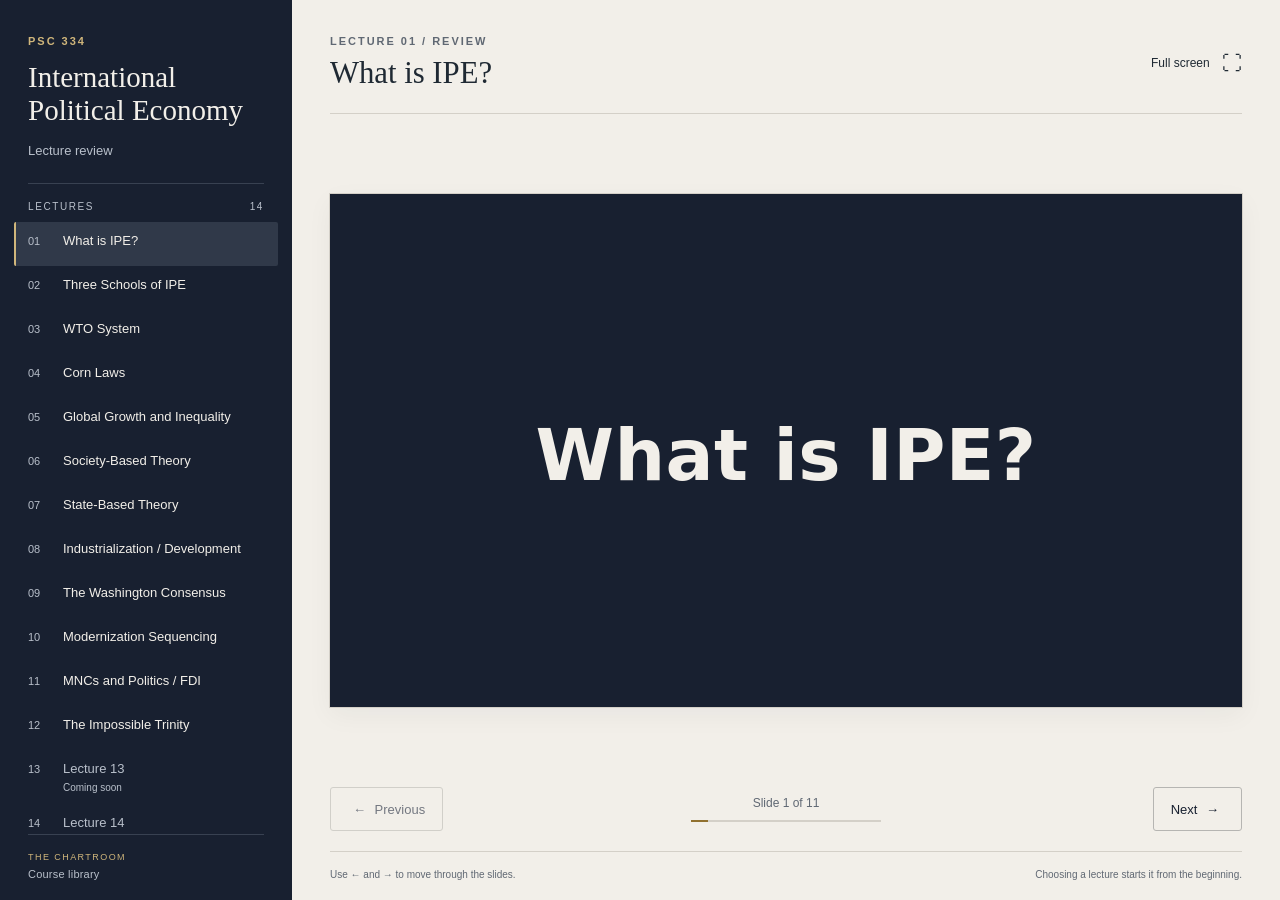
<file: index.html>
<!doctype html>
<html lang="en">
<head>
  <meta charset="utf-8">
  <meta name="viewport" content="width=device-width, initial-scale=1">
  <title>Course Library</title>
  <link rel="icon" href="data:,">
  <link rel="stylesheet" href="library.css">
  <script src="course.js" defer></script>
  <script src="library.js" defer></script>
</head>
<body>
  <a class="skip-link" href="#main">Skip to presentation</a>
  <aside class="sidebar" aria-label="Course lectures">
    <header class="course-heading">
      <p class="eyebrow" id="course-code"></p>
      <h1 id="course-title"></h1>
      <p class="course-subtitle" id="course-subtitle"></p>
    </header>
    <button id="menu-toggle" class="menu-toggle" aria-expanded="false" aria-controls="lecture-navigation">Lectures <span aria-hidden="true">☰</span></button>
    <nav id="lecture-navigation" aria-label="Lectures">
      <div class="index-heading"><span>LECTURES</span><span id="lecture-total"></span></div>
      <ol id="lecture-list"></ol>
    </nav>
    <footer class="sidebar-footer">THE CHARTROOM <span>Course library</span></footer>
  </aside>
  <main id="main" tabindex="-1">
    <header class="lecture-heading">
      <div><p class="eyebrow" id="lecture-number">LECTURE REVIEW</p><h2 id="lecture-title">Choose a lecture</h2></div>
      <button id="fullscreen" class="quiet-button" disabled>Full screen <span aria-hidden="true">⛶</span></button>
    </header>
    <section id="presentation" aria-label="Presentation and controls">
      <button id="exit-fullscreen" class="quiet-button exit-fullscreen">Exit full screen <span aria-hidden="true">×</span></button>
      <div class="stage-area">
        <div id="slide-shell">
          <iframe id="deck" title="Lecture slides" hidden></iframe>
          <p id="viewer-message" role="status">Choose an available lecture to begin.</p>
        </div>
      </div>
      <div class="controls">
        <button id="previous" class="nav-button" disabled><span aria-hidden="true">←</span> Previous</button>
        <div class="position"><p id="slide-count" role="status" aria-live="polite">No lecture selected</p><div class="progress-track"><div id="progress-fill"></div></div></div>
        <button id="next" class="nav-button" disabled>Next <span aria-hidden="true">→</span></button>
      </div>
    </section>
    <footer class="reader-footer"><span>Use ← and → to move through the slides.</span><span>Choosing a lecture starts it from the beginning.</span></footer>
    <noscript>This lecture library needs JavaScript enabled to display slides.</noscript>
  </main>
</body>
</html>
</file>
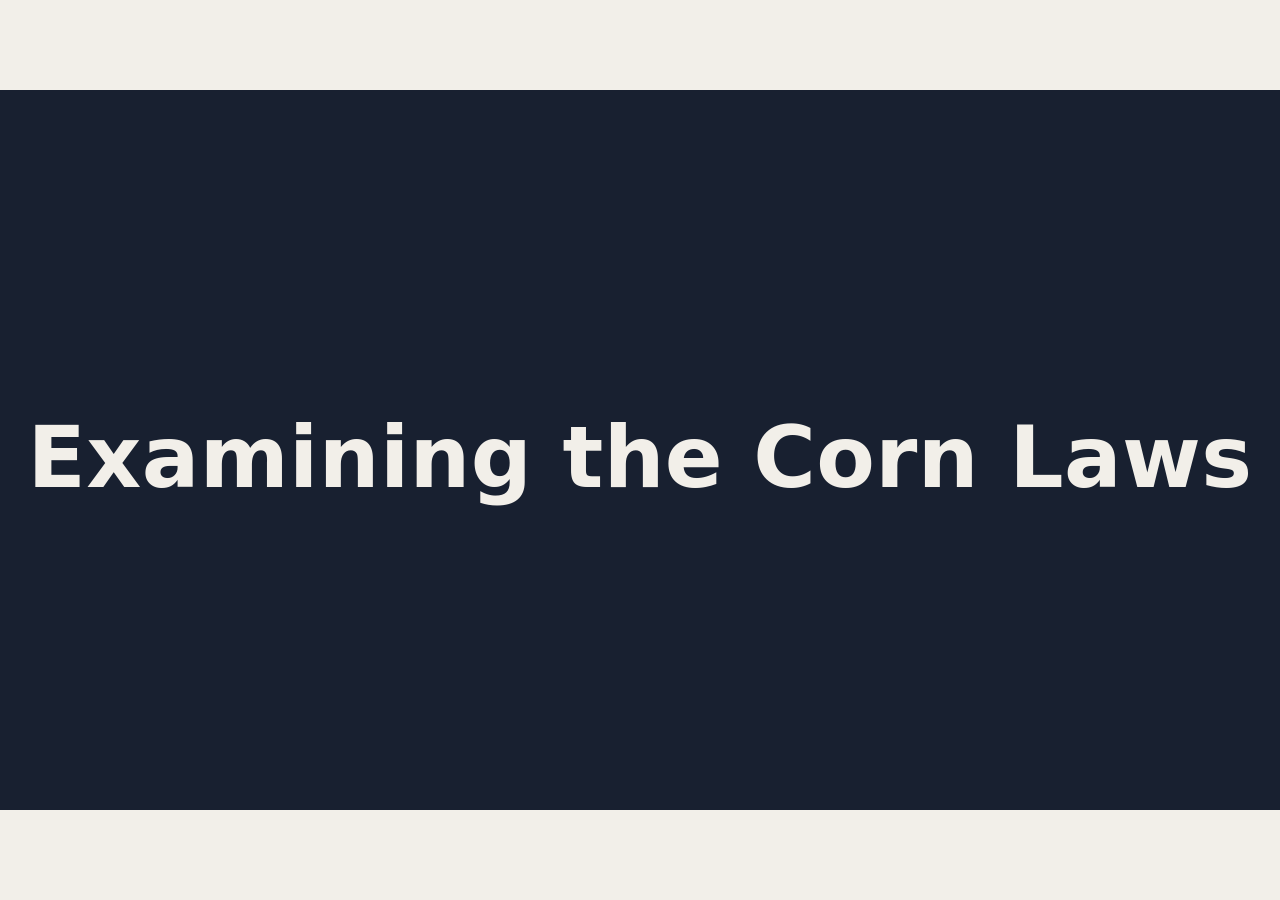
<file: lectures/corn-laws/index.html>
<!DOCTYPE html>
<html lang="en">
<head>
<meta charset="utf-8">
<meta name="viewport" content="width=device-width, initial-scale=1">
<title>Examining the Corn Laws</title>
<style>
  :root{
    --paper:#f2efe9; --paper2:#e6e2d9; --ink:#1f2933; --muted:#77808c;
    --olive:#2f7d5b; --rust:#c1502f; --amber:#b07d2b; --violet:#4a6fa5; --navy:#182030;
    --serif:"Iowan Old Style","Palatino Linotype","Book Antiqua",Georgia,serif;
    --sans:"Avenir Next","Segoe UI",system-ui,-apple-system,sans-serif;
  }
  *{box-sizing:border-box;margin:0;padding:0}
  html,body{height:100%}
  body{background:var(--paper);color:var(--ink);font-family:var(--sans);overflow:hidden}
  #stage{position:fixed;inset:0}
  #canvas{width:1920px;height:1080px;transform-origin:0 0;position:relative;background:var(--paper);color:var(--ink)}
  .s{position:absolute;inset:0;opacity:0;pointer-events:none;transition:opacity .45s ease;display:flex;flex-direction:column}
  .s.on{opacity:1;pointer-events:auto}
  .eyebrow{font-family:var(--sans);font-size:26px;letter-spacing:.32em;text-transform:uppercase;font-weight:600;color:var(--muted)}
  .headline{font-family:var(--serif);font-weight:600;line-height:1.04}
  .rail{display:grid;gap:24px}
  .rail .f{display:flex;gap:24px;align-items:baseline}
  .rail .dot{flex:none;width:14px;height:14px;border-radius:50%;margin-top:14px}
  .rail .t{font-size:42px;line-height:1.32}
  .rail .t b{font-weight:600}
  .conseq{margin-left:50px;margin-top:2px;display:grid;gap:14px}
  .ed .rail .conseq .f{border-bottom:none;padding-bottom:0;gap:18px}
  .conseq .c{flex:none;width:10px;height:10px;border-radius:50%;margin-top:14px;background:var(--muted)}
  .conseq .t{font-size:32px}
  .rail > .f{opacity:0;transform:translateY(10px);transition:opacity .28s ease,transform .28s ease}
  .rail > .f.on{opacity:1;transform:none}
  .rail > .conseq{opacity:0;transform:translateY(10px);transition:opacity .28s ease,transform .28s ease}
  .rail > .conseq.vis{opacity:1;transform:none}
  .twocol{justify-content:center;text-align:center;padding:0 150px}
  .twocol .headline{margin-top:14px}
  .twocol .halves{display:grid;grid-template-columns:1fr 1fr;gap:80px;width:100%;max-width:1560px;margin-top:52px;text-align:left}
  .twocol ul{list-style:none;display:grid;gap:20px;padding:0}
  .twocol li{font-size:30px;line-height:1.36;display:flex;gap:16px;align-items:baseline}
  .twocol li::before{content:'';flex:none;width:11px;height:11px;border-radius:50%;background:var(--muted);display:inline-block;margin-top:12px}
  .twocol .more{margin-top:44px;font-family:var(--serif);font-style:italic;color:var(--muted);font-size:40px}
  .twocol .half h4{font-family:var(--serif);font-size:46px;margin-bottom:22px}
  .twocol .half.proto li::before{background:var(--rust)}
  .twocol .half.proto h4{color:var(--rust)}
  .twocol .half.free li::before{background:var(--olive)}
  .twocol .half.free h4{color:var(--olive)}
  .meter{position:absolute;left:170px;right:170px;bottom:40px;height:64px}
  .meter .ml,.meter .mr{position:absolute;top:0;font-size:22px;letter-spacing:.2em;text-transform:uppercase;font-weight:700;color:var(--muted)}
  .meter .ml{left:0}.meter .mr{right:0}
  .meter .track{position:absolute;top:42px;left:10px;right:10px;height:5px;border-radius:999px;
    background:linear-gradient(to right,var(--rust) 0%,#c0a173 45%,var(--olive) 100%);opacity:.55}
  .meter i{position:absolute;top:33px;left:var(--pos,50%);width:22px;height:22px;border-radius:50%;
    background:var(--ink);transform:translateX(-50%);box-shadow:0 3px 10px rgba(0,0,0,.3)}
  .cover{align-items:center;justify-content:center;text-align:center;background:var(--navy);color:var(--paper)}
  .cover .eyebrow{color:#b8ab8c}
  .cover h1{font-size:128px;letter-spacing:.005em;line-height:.98;margin:30px 0 8px}
  .school{align-items:center;justify-content:center;text-align:center;padding:0 170px;background:var(--navy);color:var(--paper)}
  .school .eyebrow{color:#b8ab8c}
  .school h2{font-family:var(--serif);font-weight:600;font-size:132px;line-height:1.02}
  .school .acc{width:120px;height:8px;border-radius:999px;margin:38px auto 0}
  .ed{padding:150px 170px 170px}
  .ed .headline{font-size:82px;margin-top:16px}
  .ed .rail{margin-top:56px}
  .ed .rail .f{padding-bottom:20px;border-bottom:1px solid rgba(38,48,62,.15)}
  .ed .rail .f:last-child{border-bottom:none}
  .inter{align-items:center;justify-content:center;text-align:center}
  .navy{background:var(--navy);color:var(--paper)}
  .inter h2{font-family:var(--serif);font-size:150px;font-weight:600;line-height:1.04}
  .quote{align-items:center;justify-content:center;text-align:center;padding:0 220px}
  .quote .mark{font-family:var(--serif);font-size:190px;line-height:0;color:var(--amber)}
  .quote p{font-family:var(--serif);font-style:italic;font-size:60px;line-height:1.35}
  .duo{align-items:center;justify-content:center;text-align:center;padding:110px 170px}
  .duo .headline{font-size:84px;margin-top:12px}
  .duo .figs{display:flex;gap:110px;justify-content:center;align-items:flex-end;margin-top:70px}
  .duo figure{display:flex;flex-direction:column;align-items:center}
  .duo img{height:600px;width:auto;object-fit:contain;border-radius:16px;box-shadow:0 26px 70px rgba(24,32,48,.22)}
  .duo figcaption{font-family:var(--serif);font-size:44px;margin-top:28px}
  .duo figcaption small{display:block;font-family:var(--sans);font-size:22px;letter-spacing:.18em;text-transform:uppercase;color:var(--muted);margin-top:8px}
  .foot{position:absolute;left:170px;right:170px;bottom:52px;font-family:var(--serif);font-style:italic;font-size:34px;color:var(--muted);text-align:center}
  .olive .eyebrow,.olive .rail .dot{color:var(--olive)} .olive .rail .dot{background:var(--olive)}
  .rust .eyebrow,.rust .rail .dot{color:var(--rust)} .rust .rail .dot{background:var(--rust)}
  .amber .eyebrow,.amber .rail .dot{color:var(--amber)} .amber .rail .dot{background:var(--amber)}
  .violet .eyebrow,.violet .rail .dot{color:var(--violet)} .violet .rail .dot{background:var(--violet)}
  #progress{position:fixed;left:0;right:0;bottom:0;height:4px;background:rgba(38,48,62,.08);z-index:5}
  #barfill{height:100%;width:0;background:var(--navy)}
  @media (prefers-reduced-motion:reduce){.s,.rail>.f{transition:none}}
</style>
</head>
<body>
<div id="progress"><div id="barfill"></div></div>
<div id="stage"><div id="canvas">

  <!-- 1. cover -->
  <section class="s cover">
    <h1>Examining the Corn Laws</h1>
  </section>

  <!-- ======================= SECTION: THE BACKGROUND ======================= -->
  <section class="s school">
    <p class="eyebrow">part one</p>
    <h2>The Background</h2>
    <div class="acc" style="background:var(--olive)"></div>
  </section>

  <!-- 2. Why return / corn laws -->
  <section class="s ed olive">
    <p class="eyebrow">the background</p>
    <h2 class="headline" style="color:var(--olive)">Why return to the corn Laws?</h2>
    <div class="rail">
      <div class="f"><span class="dot"></span><span class="t">Their repeal was the most important liberalization in history</span></div>
      <div class="f"><span class="dot"></span><span class="t">Their process would become a pattern</span></div>
      <div class="f"><span class="dot"></span><span class="t">It is a good case study for interests and trade</span></div>
    </div>
  </section>

  <!-- 3. The Corn Laws -->
  <section class="s ed violet">
    <p class="eyebrow">the background</p>
    <h2 class="headline" style="color:var(--violet)">The Corn Laws</h2>
    <div class="rail">
      <div class="f"><span class="dot"></span><span class="t">&ldquo;Corn&rdquo; means wheat here.</span></div>
      <div class="f"><span class="dot"></span><span class="t">Britain had corn growers, but not enough to feed the whole island. They wanted food security.</span></div>
      <div class="f"><span class="dot"></span><span class="t">Enacted to protect the wheat market from price shocks caused by the Napoleonic Wars.</span></div>
      <div class="f"><span class="dot"></span><span class="t">It allowed free entry of wheat when the price was above a threshold, and prevented it when the price was below a threshold.</span></div>
    </div>
  </section>

  <!-- 4. pull-quote -->
  <section class="s quote amber">
    <div class="mark">&ldquo;</div>
    <p>&ldquo;to prevent grain from being at any time, either so dear that the poor cannot subsist, or so cheap that the farmer cannot live by growing of it.&rdquo;</p>
  </section>

  <!-- 5. Anti-Corn Law League -->
  <section class="s ed rust">
    <p class="eyebrow">the background</p>
    <h2 class="headline" style="color:var(--rust)">The Anti-Corn Law League</h2>
    <div class="rail">
      <div class="f"><span class="dot"></span><span class="t">Founded in London in 1836</span></div>
      <div class="f"><span class="dot"></span><span class="t">Led by manufacturers and professionals in the export industry</span></div>
      <div class="f"><span class="dot"></span><span class="t">Extremely well funded and organized</span></div>
    </div>
  </section>

  <!-- 6. Cobden & Bright portraits -->
  <section class="s duo">
    <p class="eyebrow">the leaders</p>
    <h2 class="headline" style="color:var(--navy)">Richard Cobden &amp; John Bright</h2>
    <div class="figs">
      <figure><img src="images/cobden.jpg" alt="Richard Cobden"><figcaption>Richard Cobden<small>&copy; Elliott &amp; Fry, 1863</small></figcaption></figure>
      <figure><img src="images/bright.jpg" alt="John Bright"><figcaption>John Bright<small>1882</small></figcaption></figure>
    </div>
  </section>

  <!-- 7. The Issues -->
  <section class="s ed olive">
    <p class="eyebrow">the background</p>
    <h2 class="headline" style="color:var(--olive)">The Issues</h2>
    <div class="rail">
      <div class="f"><span class="dot"></span><span class="t">The price of bread was directly connected to the cost of living</span></div>
      <div class="f"><span class="dot"></span><span class="t">The income of farms was directly connected to the price of grain</span></div>
      <div class="f"><span class="dot"></span><span class="t">This was the 1800s. The remnants of the feudal system lingered on in the countryside</span></div>
      <div class="f"><span class="dot"></span><span class="t">Farm income supported the landed aristocracy</span></div>
    </div>
  </section>

  <!-- 8. The Interests -->
  <section class="s ed violet">
    <p class="eyebrow">the background</p>
    <h2 class="headline" style="color:var(--violet)">The Interests</h2>
    <div class="rail">
      <div class="f"><span class="dot"></span><span class="t">Industrialists</span></div>
      <div class="f"><span class="dot"></span><span class="t">City Workers</span></div>
      <div class="f"><span class="dot"></span><span class="t">Landowners</span></div>
      <div class="f"><span class="dot"></span><span class="t">Farm Workers</span></div>
    </div>
    <div class="foot">Who benefits from the Corn laws? Who benefits from repeal?</div>
  </section>

  <!-- 9. Elite Competition -->
  <section class="s ed rust">
    <p class="eyebrow">the background</p>
    <h2 class="headline" style="color:var(--rust)">Elite Competition</h2>
    <div class="rail">
      <div class="f"><span class="dot"></span><span class="t">Landowners vs Industrialists</span></div>
      <div class="f"><span class="dot"></span><span class="t">Democratization meant each had to appeal to the common people</span></div>
      <div class="f"><span class="dot"></span><span class="t">Some began to argue for the civil liberty of free trade</span></div>
    </div>
  </section>

  <!-- ======================= SECTION: THE DEBATE ========================== -->
  <section class="s school">
    <p class="eyebrow">part two</p>
    <h2>The Debate</h2>
    <div class="acc" style="background:var(--violet)"></div>
  </section>

  <!-- 10. Argument One -->
  <section class="s inter navy">
    <p class="eyebrow" style="color:#b8ab8c">the debate</p>
    <h2 style="color:#f2efe9">Bread Prices vs Wages</h2>
  </section>

  <section class="s twocol violet">
    <p class="eyebrow" style="color:var(--violet)">argument one</p>
    <h2 class="headline" style="font-size:64px">Bread Prices vs Wages</h2>
    <div class="halves">
      <div class="half proto"><h4>Protectionist Arguments</h4><ul>
        <li>The industrialists thought they could lower wages through repeal: If bread prices were lower, wages would go down and workers could be paid less</li>
        <li>Foreign monopolies would outsell the local food market, raising prices of food in the long run</li>
        <li>Agricultural decline would force more workers into industry, lowering industrial wages anyway</li>
      </ul></div>
      <div class="half free"><h4>Free Trader Arguments</h4><ul>
        <li>Free Traders argued that repeal would allow for specialization</li>
        <li>Specialization would increase trade revenue could increase workers&rsquo; wages</li>
      </ul></div>
    </div>
  </section>

  <!-- Argument Two -->
  <section class="s inter navy">
    <p class="eyebrow" style="color:#b8ab8c">the debate</p>
    <h2 style="color:#f2efe9">Class Conflict</h2>
  </section>

  <section class="s twocol olive">
    <p class="eyebrow" style="color:var(--olive)">argument two</p>
    <h2 class="headline" style="font-size:64px">Class Conflict</h2>
    <div class="halves">
      <div class="half proto"><h4>Protectionist Argument</h4><ul>
        <li>Free Traders are trying to enrich the industrialists at the expense of the workers!</li>
      </ul></div>
      <div class="half free"><h4>Free Trader Argument</h4><ul>
        <li>Protectionists are trying to enrich the aristocracy at the expense of the farm laborers!</li>
      </ul></div>
    </div>
  </section>

  <!-- Argument Three -->
  <section class="s inter navy">
    <p class="eyebrow" style="color:#b8ab8c">the debate</p>
    <h2 style="color:#f2efe9">The Taxation of Landowners</h2>
  </section>

  <section class="s twocol rust">
    <p class="eyebrow" style="color:var(--rust)">argument three</p>
    <h2 class="headline" style="font-size:64px">The Taxation of Landowners</h2>
    <div class="halves">
      <div class="half proto"><h4>Protectionist Argument</h4><ul>
        <li>Landowners paid disproportionate taxes, they should be protected.</li>
      </ul></div>
      <div class="half free"><h4>Free Trader Argument</h4><ul>
        <li>Land is more valuable than ever, Landowners should actually be taxed more!</li>
      </ul></div>
    </div>
  </section>

  <!-- Argument Four -->
  <section class="s inter navy">
    <p class="eyebrow" style="color:#b8ab8c">the debate</p>
    <h2 style="color:#f2efe9">Who Exploits Whom?</h2>
  </section>

  <section class="s twocol amber">
    <p class="eyebrow" style="color:var(--amber)">argument four</p>
    <h2 class="headline" style="font-size:64px">Who Exploits Whom?</h2>
    <div class="halves">
      <div class="half proto"><h4>Protectionist Argument</h4><ul>
        <li>Capitalists take more of the profit from industrial laborers than landowners take from farm laborers.</li>
        <li>Take away their income to empower poor workers</li>
      </ul></div>
      <div class="half free"><h4>Free Trader Argument</h4><ul>
        <li>Landowners make rents off of poor farmers &ndash; protecting trade doesn&rsquo;t actually help the laborers</li>
        <li>Take away their income to empower poor farmers</li>
      </ul></div>
    </div>
  </section>

  <!-- Argument Five -->
  <section class="s inter navy">
    <p class="eyebrow" style="color:#b8ab8c">the debate</p>
    <h2 style="color:#f2efe9;font-size:104px">National Importance of Agriculture vs Manufacturing</h2>
  </section>

  <section class="s twocol olive">
    <p class="eyebrow" style="color:var(--olive)">argument five</p>
    <h2 class="headline" style="font-size:56px">The National Importance of Agriculture vs Manufacturing</h2>
    <div class="halves">
      <div class="half proto"><h4>Protectionist Argument</h4><ul>
        <li>Agriculture produces food, which is critical to the nation</li>
        <li>Reliance on foreign food would threaten security</li>
        <li>Agriculture employs more of the work force</li>
        <li>Land is the basis of power and wealth</li>
      </ul></div>
      <div class="half free"><h4>Free Trader Argument</h4><ul>
        <li>Agriculture is just a business like any other</li>
        <li>Industry is connected to progress and growth: we should empower it</li>
      </ul></div>
    </div>
  </section>

  <!-- Argument Six -->
  <section class="s inter navy">
    <p class="eyebrow" style="color:#b8ab8c">the debate</p>
    <h2 style="color:#f2efe9">The National Interest</h2>
  </section>

  <section class="s twocol violet">
    <p class="eyebrow" style="color:var(--violet)">argument six</p>
    <h2 class="headline" style="font-size:64px">The National Interest</h2>
    <div class="halves">
      <div class="half proto"><h4>Protectionist Argument</h4><ul>
        <li>Other countries will take advantage of Britain lowering tariffs</li>
        <li>Self-sufficiency is a matter of national interest</li>
        <li>The government depends on tariff revenues</li>
      </ul></div>
      <div class="half free"><h4>Free Trader Argument</h4><ul>
        <li>Other nations will probably lower tariffs if Britain does</li>
        <li>Manufacturing exports could destroy other countries&rsquo; manufacturing sectors</li>
        <li>Exporters will make so much money that it will make up for it in taxes</li>
      </ul></div>
    </div>
  </section>

  <!-- ======================= SECTION: ISSUE LINKAGE ======================= -->
  <section class="s school">
    <p class="eyebrow">part three</p>
    <h2>Issue Linkage</h2>
    <div class="acc" style="background:var(--rust)"></div>
  </section>

  <!-- The Corn Laws reveal a trend -->
  <section class="s ed rust">
    <p class="eyebrow">issue linkage</p>
    <h2 class="headline" style="color:var(--rust)">The Corn Laws reveal a trend</h2>
    <div class="rail">
      <div class="f"><span class="dot"></span><span class="t">Agriculture causes lots of trade disputes</span></div>
      <div class="f"><span class="dot"></span><span class="t">Countries hang on to agricultural tariffs longer than other types</span></div>
      <div class="f"><span class="dot"></span><span class="t">Farm lobbies usually form influential interest groups.</span></div>
    </div>
  </section>

  <!-- Issue Linkage definition -->
  <section class="s inter navy">
    <p class="eyebrow" style="color:#b8ab8c">issue linkage</p>
    <h2 style="color:#f2efe9;font-size:64px;line-height:1.2;max-width:1500px">When problems that affect two different sectors are connected via institutions or negotiation strategy.</h2>
  </section>

  <!-- Cross-Sector Interests -->
  <section class="s ed olive">
    <p class="eyebrow">issue linkage</p>
    <h2 class="headline" style="color:var(--olive)">Cross-Sector Interests</h2>
    <div class="rail">
      <div class="f"><span class="dot"></span><span class="t">Those who demand protection usually have an advantage</span></div>
      <div class="conseq">
        <div class="f"><span class="c"></span><span class="t">Collective Action Problem</span></div>
        <div class="f"><span class="c"></span><span class="t">Institutional bias</span></div>
        <div class="f"><span class="c"></span><span class="t">Status quo bias</span></div>
      </div>
      <div class="f"><span class="dot"></span><span class="t">Smaller groups can combine to counter farmers through linkage</span></div>
      <div class="f"><span class="dot"></span><span class="t">Example: Industrial and service sectors combine to balance the agricultural sector in EU politics.</span></div>
    </div>
  </section>

  <!-- Institutions and Credibility: quote -->
  <section class="s quote violet">
    <div class="mark">&ldquo;</div>
    <p>&ldquo;More quids make it easier to reach agreements in quid pro quo deal making&rdquo;</p>
    <p class="att">Robert Keohane, 1984</p>
  </section>

  <!-- Institutions and Credibility: facts -->
  <section class="s ed violet">
    <p class="eyebrow">issue linkage</p>
    <h2 class="headline" style="color:var(--violet)">Institutions and Credibility</h2>
    <div class="rail">
      <div class="f"><span class="dot"></span><span class="t">Institutions allow multiple issues to be negotiated at once</span></div>
      <div class="f"><span class="dot"></span><span class="t">Institutions provide credible long-term linkage</span></div>
    </div>
  </section>

  <!-- Evidence -->
  <section class="s ed amber">
    <p class="eyebrow">issue linkage</p>
    <h2 class="headline" style="color:var(--amber)">Evidence</h2>
    <div class="rail">
      <div class="f"><span class="dot"></span><span class="t">Over the history of GATT and WTO negotiation rounds, liberalization was more successful when joint negotiation in multiple sectors happened at once</span></div>
      <div class="f"><span class="dot"></span><span class="t">Institutions with narrow purposes and low levels of institutionalization produced much less liberalization of trade</span></div>
    </div>
  </section>

  <!-- How institutions link issues in trade -->
  <section class="s ed olive">
    <p class="eyebrow">issue linkage</p>
    <h2 class="headline" style="color:var(--olive)">How institutions link issues in trade</h2>
    <div class="rail">
      <div class="f"><span class="dot"></span><span class="t">Setting the stakes and scope via announcement</span></div>
      <div class="f"><span class="dot"></span><span class="t">Guiding the process through negotiation procedures and agenda setting</span></div>
      <div class="f"><span class="dot"></span><span class="t">Determining commitment mechanisms like contracts and monitoring.</span></div>
    </div>
  </section>

</div></div>

<!-- Review-only navigation. The teaching original is unchanged. -->
<script src="../../deck-player.js"></script>
</body>
</html>
</file>
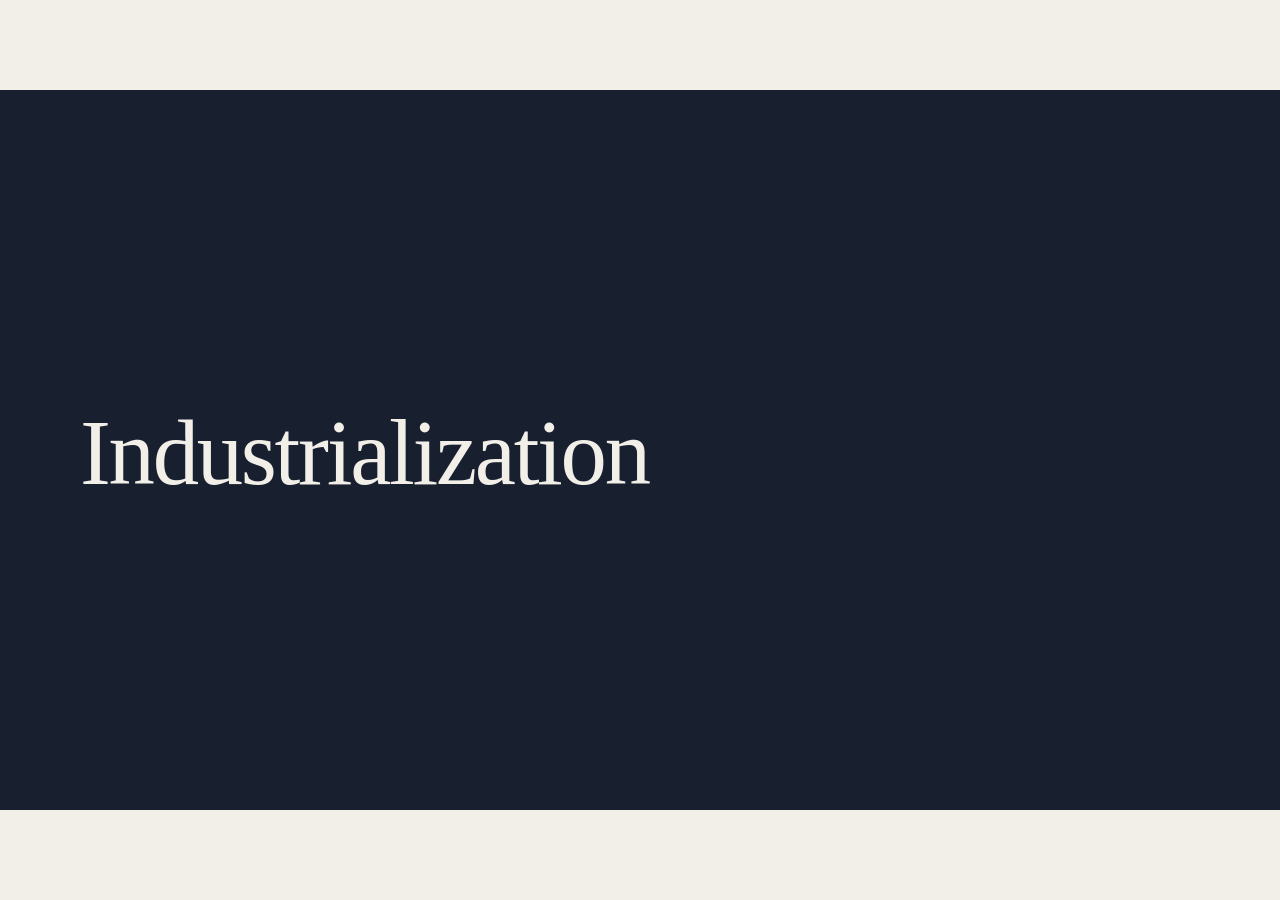
<file: lectures/development/index.html>
<!doctype html>
<html lang="en">
<head>
<meta charset="utf-8">
<meta name="viewport" content="width=device-width,initial-scale=1">
<title>Industrialization / Development</title>
<style>

:root{--paper:#f2efe9;--paper2:#e6e2d9;--ink:#1f2933;--muted:#77808c;--olive:#2f7d5b;--rust:#c1502f;--amber:#b07d2b;--violet:#4a6fa5;--navy:#182030}
*{box-sizing:border-box}html,body{margin:0;width:100%;height:100%;background:var(--paper);color:var(--ink)}body{font-family:Arial,Helvetica,sans-serif;overflow:hidden}#viewport{position:fixed;inset:0;display:grid;place-items:center}#canvas{position:relative;width:1600px;height:900px;flex-shrink:0;transform-origin:center center;background:var(--paper)}
.slide{position:absolute;inset:0;padding:76px 100px 68px;--accent:var(--olive);--fit:1;overflow:visible}.slide[hidden]{display:none!important}.slide-inner{height:100%;display:flex;flex-direction:column;gap:24px;position:relative;z-index:1}.slide h1{font-family:Georgia,'Times New Roman',serif;font-weight:400;font-size:calc(80px * var(--fit));line-height:1.08;margin:0;letter-spacing:-.025em;overflow-wrap:break-word}.eyebrow{color:var(--accent);font-size:calc(22px * var(--fit));font-weight:bold;letter-spacing:.14em;text-transform:uppercase;margin:0}.content{font-size:calc(36px * var(--fit));line-height:1.32;min-height:0;flex:1}.content p{margin:0 0 .65em}.content ul{margin:0;padding:0;list-style:none}.rail>li{padding:.43em 0;border-top:1px solid #b9bab6}.children{padding-left:1.1em!important;margin-top:.25em!important;font-size:.82em;list-style:disc!important}.children>li{padding:.15em 0}.content strong{font-weight:700}.cards-list{display:grid;grid-template-columns:repeat(auto-fit,minmax(280px,1fr));gap:28px}.cards-list>li{padding:30px;background:var(--paper2);border-top:5px solid var(--accent)}.columns{display:grid;grid-template-columns:1fr 1fr;gap:64px}.column h2{font-family:Georgia,serif;font-weight:400;font-size:calc(44px * var(--fit));margin:0 0 20px;color:var(--accent)}.polarity .column:first-child{--accent:var(--rust)}.polarity .column:last-child{--accent:var(--olive)}
.cover,.part,.big{background:var(--navy);color:var(--paper)}.cover .slide-inner,.part .slide-inner,.divider .slide-inner,.big .slide-inner{justify-content:center}.cover h1,.part h1,.divider h1,.big h1{font-size:calc(116px * var(--fit));max-width:1300px}.cover .content:empty,.part .content:empty,.divider .content:empty,.big .content:empty{display:none}.quote .body{font-family:Georgia,serif;font-style:italic;font-size:calc(58px * var(--fit));line-height:1.22}.attribution,.credit,.citation{font-size:calc(23px * var(--fit));line-height:1.35;color:var(--muted)}.attribution{letter-spacing:.04em}.footer{font-family:Georgia,serif;font-style:italic;font-size:calc(27px * var(--fit));margin:0}.takeaway{border-left:5px solid var(--accent);padding:15px 24px;background:var(--paper2)}
.photo,.somber{background:var(--navy);color:var(--paper)}.background-image{position:absolute;inset:0;width:100%;height:100%;object-fit:cover}.photo:after,.somber:after{content:'';position:absolute;inset:0;background:rgba(24,32,48,.34)}.somber:after{background:rgba(24,32,48,.62)}.photo h1,.somber h1{font-size:calc(112px * var(--fit));text-shadow:0 3px 16px #182030}.photo .slide-inner,.somber .slide-inner{justify-content:center}.photo .content:empty,.somber .content:empty{display:none}.photo .credit,.somber .credit{color:var(--paper)}
.exhibit{margin:0;min-height:0;height:100%;display:flex;flex-direction:column;gap:12px}.exhibit img{width:100%;height:100%;min-height:0;object-fit:contain}.exhibit figcaption{flex:none}.img .content{display:flex;flex-direction:column;gap:16px}.img .exhibit{flex:1}.portraits{display:grid;grid-template-columns:1fr 1fr;gap:60px;height:100%;min-height:0}.portrait{margin:0;display:flex;flex-direction:column;min-height:0;gap:12px}.portrait img{width:100%;height:360px;object-fit:contain}.portrait figcaption{font-family:Georgia,serif;font-size:calc(38px * var(--fit))}.scholar-grid{display:grid;grid-template-columns:390px 1fr;gap:54px;height:100%;min-height:0}.scholar-grid img{width:100%;max-height:480px;object-fit:contain}.scholar-copy{min-width:0}.scholar-copy .citation{margin-bottom:28px}
.meters{display:flex;gap:60px;margin-top:auto;padding-top:12px}.meter{flex:1}.meter-label{font-size:calc(21px * var(--fit));margin-bottom:12px}.axis-labels{display:flex;justify-content:space-between;font-size:18px;letter-spacing:.06em;margin-bottom:14px}.axis-labels span:first-child{color:var(--rust)}.axis-labels span:last-child{color:var(--olive)}.track{height:7px;position:relative;background:linear-gradient(to right,var(--rust),var(--paper2),var(--olive));margin:0 9px 10px}.marker{position:absolute;left:var(--position);top:50%;transform:translate(-50%,-50%);width:20px;height:20px;border-radius:50%;background:var(--ink);border:3px solid var(--paper)}.lens-axis{margin:80px 0}.lens-axis .track{height:14px}.lens-axis .axis-labels{font-size:28px}
#progress{position:fixed;left:0;bottom:0;height:4px;background:var(--amber);width:0;z-index:10}.sr-only{position:absolute;width:1px;height:1px;padding:0;margin:-1px;overflow:hidden;clip:rect(0,0,0,0);white-space:nowrap;border:0}
@media print{@page{size:1600px 900px;margin:0}html,body{height:auto;overflow:visible}#viewport{position:static;display:block}#canvas{transform:none!important;height:auto} .slide,.slide[hidden]{display:block!important;position:relative;width:1600px;height:900px;break-after:page;page-break-after:always} [data-reveal]{visibility:visible!important;opacity:1!important}#progress,#player-status{display:none}*{-webkit-print-color-adjust:exact;print-color-adjust:exact}}

/* Review copy only: the library supplies the progress display. */
#progress{display:none!important}
</style>
</head>
<body data-mode="review" data-deck-id="development-teaching-revision" data-storage-key="chartroom:601813ea2eca231c">
<main id="viewport" aria-label="Lecture slides"><div id="canvas">
<section class="slide cover" data-slide="0" style="--accent:var(--olive)" aria-labelledby="slide-title-0">
<div class="slide-inner">
<h1 id="slide-title-0">Industrialization</h1>
<div class="content"></div>

</div>
</section>

<section class="slide facts" data-slide="1" style="--accent:var(--olive)" aria-labelledby="slide-title-1" hidden inert>
<div class="slide-inner">
<p class="eyebrow">ALTERNATE EXPLANATION:</p>
<h1 id="slide-title-1">Who benefits from that according to the Stolper Samuelson theory?</h1>
<div class="content"><div class="body"><p>Before WWII and Great Depression, the world was TRADING.</p>
<p>In most undeveloped countries, land was abundant.</p></div><ul class="rail">
<li data-reveal><strong>LANDOWNERS.</strong></li>
<li data-reveal>YES. EXPORT.</li>
</ul></div>

</div>
</section>

<section class="slide facts" data-slide="2" style="--accent:var(--rust)" aria-labelledby="slide-title-2" hidden inert>
<div class="slide-inner">
<p class="eyebrow">ALTERNATE EXPLANATION:</p>
<h1 id="slide-title-2">Who benefits now?</h1>
<div class="content"><div class="body"><p>But the 30s disrupted trade.</p></div><ul class="rail">
<li data-reveal>Urban centers, unions, manufacturing.</li>
<li data-reveal>Do they want more trade once the war ends???</li>
</ul></div>

</div>
</section>

<section class="slide part" data-slide="3" style="--accent:var(--olive)" aria-labelledby="slide-title-3" hidden inert>
<div class="slide-inner">
<p class="eyebrow">INDUSTRIALIZATION</p>
<h1 id="slide-title-3">INDUSTRIALIZATION</h1>
<div class="content"></div>

</div>
</section>

<section class="slide facts" data-slide="4" style="--accent:var(--violet)" aria-labelledby="slide-title-4" hidden inert>
<div class="slide-inner">
<p class="eyebrow">INDUSTRIALIZATION</p>
<h1 id="slide-title-4">Developing states following WWII had a serious problem:</h1>
<div class="content"><ul class="rail">
<li data-reveal>They were poorer and weaker than developed states.</li>
<li data-reveal>The winners of WWII were pushing a freer-open world of trade.</li>
</ul></div>

</div>
</section>

<section class="slide facts" data-slide="5" style="--accent:var(--violet)" aria-labelledby="slide-title-5" hidden inert>
<div class="slide-inner">
<p class="eyebrow">INDUSTRIALIZATION</p>
<h1 id="slide-title-5">AGRICULTURE vs INDUSTRY</h1>
<div class="content"><div class="body"><p>What are some of the differences between the way agriculture and industry affect your society?</p></div><ul class="rail">
<li data-reveal><strong>INDUSTRIALIZE</strong></li>
</ul></div>

</div>
</section>

<section class="slide facts" data-slide="6" style="--accent:var(--violet)" aria-labelledby="slide-title-6" hidden inert>
<div class="slide-inner">
<p class="eyebrow">INDUSTRIALIZATION</p>
<h1 id="slide-title-6">COMPARATIVE ADVANTAGE</h1>
<div class="content"><div class="body"><p>The market rewards COMPARATIVE ADVANTAGE.</p></div><ul class="rail">
<li data-reveal>Why does THE LAW OF COMPARATIVE ADVANTAGE make INDUSTRIALIZATION unlikely?</li>
</ul></div>

</div>
</section>

<section class="slide facts" data-slide="7" style="--accent:var(--amber)" aria-labelledby="slide-title-7" hidden inert>
<div class="slide-inner">
<p class="eyebrow">INDUSTRIALIZATION</p>
<h1 id="slide-title-7">Complementary Demand</h1>
<div class="content"><div class="body"><p>Who starts a business if no one is going to buy your stuff?</p></div><ul class="rail">
<li data-reveal>Poor famers do not buy manufactured goods.</li>
<li data-reveal>Not big wage earners.</li>
</ul></div>

</div>
</section>

<section class="slide facts" data-slide="8" style="--accent:var(--amber)" aria-labelledby="slide-title-8" hidden inert>
<div class="slide-inner">
<p class="eyebrow">INDUSTRIALIZATION</p>
<h1 id="slide-title-8">Pecuniary External Economics</h1>
<div class="content"><div class="body"><p>Market processes of supply and demand are mutually reinforcing.</p></div><ul class="rail">
<li data-reveal><strong>Buyers and sellers must come into existence at the same time!</strong></li>
</ul></div>

</div>
</section>

<section class="slide two-col" data-slide="9" style="--accent:var(--amber)" aria-labelledby="slide-title-9" hidden inert>
<div class="slide-inner">
<p class="eyebrow">INDUSTRIALIZATION</p>
<h1 id="slide-title-9">Singer-Prebisch Theory</h1>
<div class="content"><div class="columns"><div class="column"><h2>core</h2><ul class="rail">
<li>complex goods</li>
</ul></div>
<div class="column"><h2>periphery</h2><ul class="rail">
<li>commodities</li>
</ul></div></div></div>

</div>
</section>

<section class="slide facts" data-slide="10" style="--accent:var(--violet)" aria-labelledby="slide-title-10" hidden inert>
<div class="slide-inner">
<p class="eyebrow">INDUSTRIALIZATION</p>
<h1 id="slide-title-10">The solution?</h1>
<div class="content"><ul class="rail">
<li data-reveal><strong>THE BIG PUSH</strong></li>
<li data-reveal>Let the government run the economy for a short time.</li>
<li data-reveal>Solve these coordination problems.</li>
</ul></div>

</div>
</section>

<section class="slide part" data-slide="11" style="--accent:var(--violet)" aria-labelledby="slide-title-11" hidden inert>
<div class="slide-inner">
<p class="eyebrow">Import Substitution Industrialization (ISI)</p>
<h1 id="slide-title-11">Import Substitution Industrialization (ISI)</h1>
<div class="content"></div>

</div>
</section>

<section class="slide cards" data-slide="12" style="--accent:var(--rust)" aria-labelledby="slide-title-12" hidden inert>
<div class="slide-inner">
<p class="eyebrow">ISI</p>
<h1 id="slide-title-12">Two step plan:</h1>
<div class="content"><ul class="cards-list">
<li><strong>This is easy ISI.</strong><ul class="children">
<li>You KNOW the demand is already there.</li>
<li>Population begins to become skilled.</li>
</ul></li>
<li><strong>MAKE THE MACHINES.</strong><ul class="children">
<li>Demand will now exist for complicated input parts.</li>
<li>BACKWARDS LINKAGES.</li>
</ul></li>
</ul></div>

</div>
</section>

<section class="slide cards" data-slide="13" style="--accent:var(--rust)" aria-labelledby="slide-title-13" hidden inert>
<div class="slide-inner">
<p class="eyebrow">ISI</p>
<h1 id="slide-title-13">ISI requires a few things:</h1>
<div class="content"><ul class="cards-list">
<li><strong>State Planning</strong><ul class="children">
<li>You need to choose where to focus</li>
</ul></li>
<li><strong>Investment Policy</strong><ul class="children">
<li>control, or even nationalize industries</li>
</ul></li>
<li><strong>Protectionism</strong><ul class="children">
<li>close the door to products</li>
</ul></li>
</ul></div>

</div>
</section>

<section class="slide facts" data-slide="14" style="--accent:var(--violet)" aria-labelledby="slide-title-14" hidden inert>
<div class="slide-inner">
<p class="eyebrow">ISI</p>
<h1 id="slide-title-14">Another big problem:</h1>
<div class="content"><div class="body"><p>The US and it’s allies were pushing GATT and liberalization at the time.</p></div><ul class="rail">
<li data-reveal>By the 80s, however, this plan began to collapse.</li>
</ul></div>

</div>
</section>

<section class="slide facts" data-slide="15" style="--accent:var(--rust)" aria-labelledby="slide-title-15" hidden inert>
<div class="slide-inner">
<p class="eyebrow">Economic problems as a result of ISI:</p>
<h1 id="slide-title-15">Budgets</h1>
<div class="content"><div class="body"><p>Why might State Owned Enterprises do poorly economically?</p></div><ul class="rail">
<li data-reveal>ISI is expensive.</li>
<li data-reveal>State Owned Enterprises often lead the process.</li>
<li data-reveal>The government might also use heavy subsidies if it doesn’t take firms over.</li>
</ul></div>

</div>
</section>

<section class="slide two-col" data-slide="16" style="--accent:var(--rust)" aria-labelledby="slide-title-16" hidden inert>
<div class="slide-inner">
<p class="eyebrow">Economic problems as a result of ISI:</p>
<h1 id="slide-title-16">Current Account Deficits</h1>
<div class="content"><div class="columns"><div class="column"><h2>imports</h2><ul class="rail">
<li>ISI depends heavily on the imports of inputs to function, ironically.</li>
</ul></div>
<div class="column"><h2>exports</h2><ul class="rail">
<li>industries that create exports that do not compete well.</li>
</ul></div></div></div>

</div>
</section>

<section class="slide facts" data-slide="17" style="--accent:var(--rust)" aria-labelledby="slide-title-17" hidden inert>
<div class="slide-inner">
<p class="eyebrow">Economic problems as a result of ISI:</p>
<h1 id="slide-title-17">Corruption</h1>
<div class="content"><div class="body"><p>When the government controls the economy….. they are still run by politicians.</p></div><ul class="rail">
<li data-reveal>win elections</li>
<li data-reveal>buy off elites</li>
<li data-reveal><strong>RENT SEEKING and PATRONAGE abound.</strong></li>
</ul></div>

</div>
</section>

<section class="slide facts" data-slide="18" style="--accent:var(--violet)" aria-labelledby="slide-title-18" hidden inert>
<div class="slide-inner">
<p class="eyebrow">Economic problems as a result of ISI:</p>
<h1 id="slide-title-18">The Problems:</h1>
<div class="content"><div class="body"><p>How confident are you that a bureaucracy can really run a complex economy? Do you know how many moving parts go into this?</p></div><ul class="rail">
<li data-reveal><strong>If you are not confident of this, neoliberalism might be right for you.</strong></li>
</ul></div>

</div>
</section>

<section class="slide cards" data-slide="19" style="--accent:var(--violet)" aria-labelledby="slide-title-19" hidden inert>
<div class="slide-inner">
<p class="eyebrow">Neoliberalism</p>
<h1 id="slide-title-19">I, Pencil.</h1>
<div class="content"><ul class="cards-list">
<li><strong>Drivers on a road</strong><ul class="children">
<li>protect their own car so they don’t die.</li>
</ul></li>
<li><strong>Students at college</strong><ul class="children">
<li>teach themselves so they don’t fail.</li>
</ul></li>
</ul></div>
<p class="footer">One solution to complexity is individual interest.</p>
</div>
</section>

<section class="slide part" data-slide="20" style="--accent:var(--rust)" aria-labelledby="slide-title-20" hidden inert>
<div class="slide-inner">
<p class="eyebrow">Export-Oriented Industrialization</p>
<h1 id="slide-title-20">Export-Oriented Industrialization</h1>
<div class="content"></div>

</div>
</section>

<section class="slide facts" data-slide="21" style="--accent:var(--olive)" aria-labelledby="slide-title-21" hidden inert>
<div class="slide-inner">
<p class="eyebrow">Export-Oriented Industrialization</p>
<h1 id="slide-title-21">Export-Oriented Industrialization</h1>
<div class="content"><div class="body"><p>What if… instead of worrying about imports, we worried instead about exports?</p></div><ul class="rail">
<li data-reveal>Hong Kong, Singapore, South Korea, and Taiwan.</li>
</ul></div>

</div>
</section>

<section class="slide facts" data-slide="22" style="--accent:var(--olive)" aria-labelledby="slide-title-22" hidden inert>
<div class="slide-inner">
<p class="eyebrow">Export-Oriented Industrialization</p>
<h1 id="slide-title-22">Export-Oriented Industrialization</h1>
<div class="content"><ul class="rail">
<li data-reveal>Selective import liberalization</li>
<li data-reveal>Stable Macroeconomic Environment<ul class="children">
<li>Low inflation</li>
<li>Fiscal conservatism</li>
</ul></li>
<li data-reveal>High Savings Rate</li>
</ul></div>

</div>
</section>

<section class="slide facts" data-slide="23" style="--accent:var(--violet)" aria-labelledby="slide-title-23" hidden inert>
<div class="slide-inner">
<p class="eyebrow">Export-Oriented Industrialization</p>
<h1 id="slide-title-23">NOT ALL OF THEM ARE NEOLIBERAL.</h1>
<div class="content"><ul class="rail">
<li data-reveal>these countries still used some ISI</li>
<li data-reveal>subsidy of industries that economists thought might export well</li>
</ul></div>

</div>
</section>

<section class="slide two-col" data-slide="24" style="--accent:var(--violet)" aria-labelledby="slide-title-24" hidden inert>
<div class="slide-inner">
<p class="eyebrow">Industrialization</p>
<h1 id="slide-title-24">INDUSTRIALIZATION</h1>
<div class="content"><div class="columns"><div class="column"><h2>Import Substitution Industrialization</h2><ul class="rail">
<li>State Planning</li>
<li>Investment Policy</li>
<li>Protectionism</li>
</ul></div>
<div class="column"><h2>Export-Oriented Industrialization</h2><ul class="rail">
<li>Selective import liberalization</li>
<li>Stable Macroeconomic Environment</li>
<li>High Savings Rate</li>
</ul></div></div></div>
<p class="footer">NOT ALL OF THEM ARE NEOLIBERAL.</p>
</div>
</section>

<section class="slide facts" data-slide="25" style="--accent:var(--rust)" aria-labelledby="slide-title-25" hidden inert>
<div class="slide-inner">
<p class="eyebrow">Economic problems as a result of ISI:</p>
<h1 id="slide-title-25">Economic crisis.</h1>
<div class="content"><ul class="rail">
<li data-reveal>Debt became hard to get.</li>
<li data-reveal>Interest Rates rose.</li>
<li data-reveal>Oil prices rose at the same time, making economies more volatile.</li>
</ul></div>

</div>
</section>

<section class="slide facts" data-slide="26" style="--accent:var(--violet)" aria-labelledby="slide-title-26" hidden inert>
<div class="slide-inner">
<p class="eyebrow">Neoliberalism</p>
<h1 id="slide-title-26">IMF and the world bank</h1>
<div class="content"><ul class="rail">
<li data-reveal>Create a Stable Macroeconomic Environment</li>
<li data-reveal>Liberalize Trade</li>
<li data-reveal>Privatize State Owned Enterprises</li>
<li data-reveal><strong>IN order to get your help.</strong></li>
</ul></div>

</div>
</section>

<section class="slide two-col" data-slide="27" style="--accent:var(--amber)" aria-labelledby="slide-title-27" hidden inert>
<div class="slide-inner">
<p class="eyebrow">These battles continue today</p>
<h1 id="slide-title-27">Stolper Samuelson fights got nasty.</h1>
<div class="content"><div class="columns"><div class="column"><h2>old system</h2><ul class="rail">
<li>those who benefitted from the old system</li>
</ul></div>
<div class="column"><h2>new system</h2><ul class="rail">
<li>those who would benefit from the new system</li>
</ul></div></div></div>

</div>
</section>

<section class="slide facts" data-slide="28" style="--accent:var(--amber)" aria-labelledby="slide-title-28" hidden inert>
<div class="slide-inner">
<p class="eyebrow">Neoliberalism</p>
<h1 id="slide-title-28">These battles continue today</h1>
<div class="content"><ul class="rail">
<li data-reveal>after every economic crisis, the previous system is blamed</li>
</ul></div>

</div>
</section>

<section class="slide big" data-slide="29" style="--accent:var(--rust)" aria-labelledby="slide-title-29" hidden inert>
<div class="slide-inner">
<p class="eyebrow">Industrialization</p>
<h1 id="slide-title-29">Who benefits now?</h1>
<div class="content"></div>

</div>
</section>
</div></main>
<div id="progress" aria-hidden="true"></div>
<p id="player-status" class="sr-only" role="status" aria-live="polite"></p>
<script>
/* Review-only bridge for the PSC 334 library; original Studio fitting retained. */
(function deckPlayer() {
    'use strict';
    const slides = Array.from(document.querySelectorAll('.slide'));
    const review = document.body.dataset.mode === 'review';
    let index = 0, step = 0;
    const max = i => review || !slides[i] ? 0 : slides[i].querySelectorAll('[data-reveal]').length;
    const clamp = (n,lo,hi) => Math.max(lo,Math.min(hi,n));
    const getState = () => ({index,step,count:slides.length});
    let parentOrigin = location.origin;
    try {parentOrigin = document.referrer ? new URL(document.referrer).origin : (location.ancestorOrigins && location.ancestorOrigins[0]) || location.origin;} catch (_) {}
    // Chromium reports file:// in ancestorOrigins but serializes message origins as null.
    if (parentOrigin === 'file://') parentOrigin = 'null';
    const images=Array.from(document.images);
    const post = type => {if (parent !== window) parent.postMessage({type,...getState(),total:slides.length,resourcesReady:images.every(img=>img.complete),failedImages:images.filter(img=>img.complete && !img.naturalWidth).length},parentOrigin === 'null' ? '*' : parentOrigin);};
    window.addEventListener('message',event=>{
      if(parent === window || event.source !== parent || event.origin !== parentOrigin || !event.data || event.data.type !== 'chartroom:command')return;
      const actions={next,previous,first:home,last:end,go:()=>go(event.data.index),state:()=>post('chartroom:state'),escape:()=>post('chartroom:exit')};
      if(Object.prototype.hasOwnProperty.call(actions,event.data.action))actions[event.data.action]();
    });
    const storageKey = document.body.dataset.storageKey;
    if (!review) {
      try {
        const saved = JSON.parse(localStorage.getItem(storageKey));
        if (saved && Number.isInteger(saved.index) && Number.isInteger(saved.step) && slides.length) {
          index=clamp(saved.index,0,slides.length-1);step=clamp(saved.step,0,max(index));
        }
      } catch (_) { /* Local-file privacy settings and corrupt saves are harmless. */ }
    }
    function show() {
      if (!review) {try {localStorage.setItem(storageKey,JSON.stringify(getState()));} catch (_) {}}
      slides.forEach((s,i) => {
        s.hidden = i !== index; s.inert = i !== index;
        s.setAttribute('aria-hidden',String(i !== index));
        s.querySelectorAll('[data-reveal]').forEach((el,j) => {
          const visible = review || j < (i === index ? step : 0);
          el.style.visibility = visible ? 'visible' : 'hidden';
          el.setAttribute('aria-hidden',String(!visible));
        });
      });
      post('chartroom:state');
      document.getElementById('progress').style.width = (slides.length ? (index + 1) / slides.length * 100 : 0) + '%';
      document.getElementById('player-status').textContent = slides.length ? 'Slide ' + (index + 1) + ' of ' + slides.length + ': ' + slides[index].querySelector('h1').textContent : 'No slides';
    }
    function go(n) { if (Number.isFinite(n) && slides.length) {index=clamp(Math.trunc(n),0,slides.length-1);step=0;show();} return getState(); }
    function next() {if(step<max(index)){step++;show();}else if(index<slides.length-1)go(index+1);return getState();}
    function previous() {if(step>0){step--;show();}else if(index>0){index--;step=max(index);show();}return getState();}
    function home(){return go(0);}
    function end(){if(slides.length){index=slides.length-1;step=max(index);show();}return getState();}
    function resize() {
      const canvas=document.getElementById('canvas');
      canvas.style.position='absolute';canvas.style.left='50%';canvas.style.top='50%';
      canvas.style.transform='translate(-50%,-50%) scale(' + Math.min(innerWidth/1600,innerHeight/900) + ')';
    }
    function measure(s) {
      const inner=s.querySelector('.slide-inner'),content=s.querySelector('.content');
      const overflowX=Math.max(0,inner.scrollWidth-inner.clientWidth,content.scrollWidth-content.clientWidth);
      const overflowY=Math.max(0,inner.scrollHeight-inner.clientHeight,content.scrollHeight-content.clientHeight);
      return {overflow:overflowX>2 || overflowY>2,overflowX,overflowY};
    }
    function audit() {
      const results=slides.map((s,i)=>{
        const wasHidden=s.hidden;s.hidden=false;
        s.style.setProperty('--fit',1);
        let fit=1,overflow=measure(s);
        while(overflow.overflow && fit>.751){fit=Math.max(.75,fit-.025);s.style.setProperty('--fit',fit.toFixed(3));overflow=measure(s);}
        s.dataset.overflow=String(overflow.overflow);s.dataset.fit=fit.toFixed(3);s.hidden=wasHidden;
        return {slide:i,title:s.querySelector('h1').textContent,fit:Number(fit.toFixed(3)),...overflow};
      });
      document.body.dataset.overflow=String(results.some(r=>r.overflow));
      return results;
    }
    window.ChartroomPlayer = {next,previous,home,end,go,getState,audit};
    window.addEventListener('resize',resize);
    window.addEventListener('load',()=>{resize();audit();post('chartroom:state');});
    images.forEach(img=>{const settled=()=>{audit();post('chartroom:state');};img.addEventListener('load',settled);img.addEventListener('error',settled);});
    resize();audit();
    document.addEventListener('keydown',event => {
      if(event.altKey || event.ctrlKey || event.metaKey || /^(INPUT|TEXTAREA|SELECT|BUTTON)$/.test(event.target.tagName) || event.target.isContentEditable)return;
      const action = {ArrowRight:next,ArrowDown:next,' ':next,PageDown:next,ArrowLeft:previous,ArrowUp:previous,PageUp:previous,Home:home,End:end,Escape:()=>post('chartroom:exit')}[event.key];
      if(action){event.preventDefault();action();}
    });
    show();
  })();
</script>
</body>
</html>
</file>
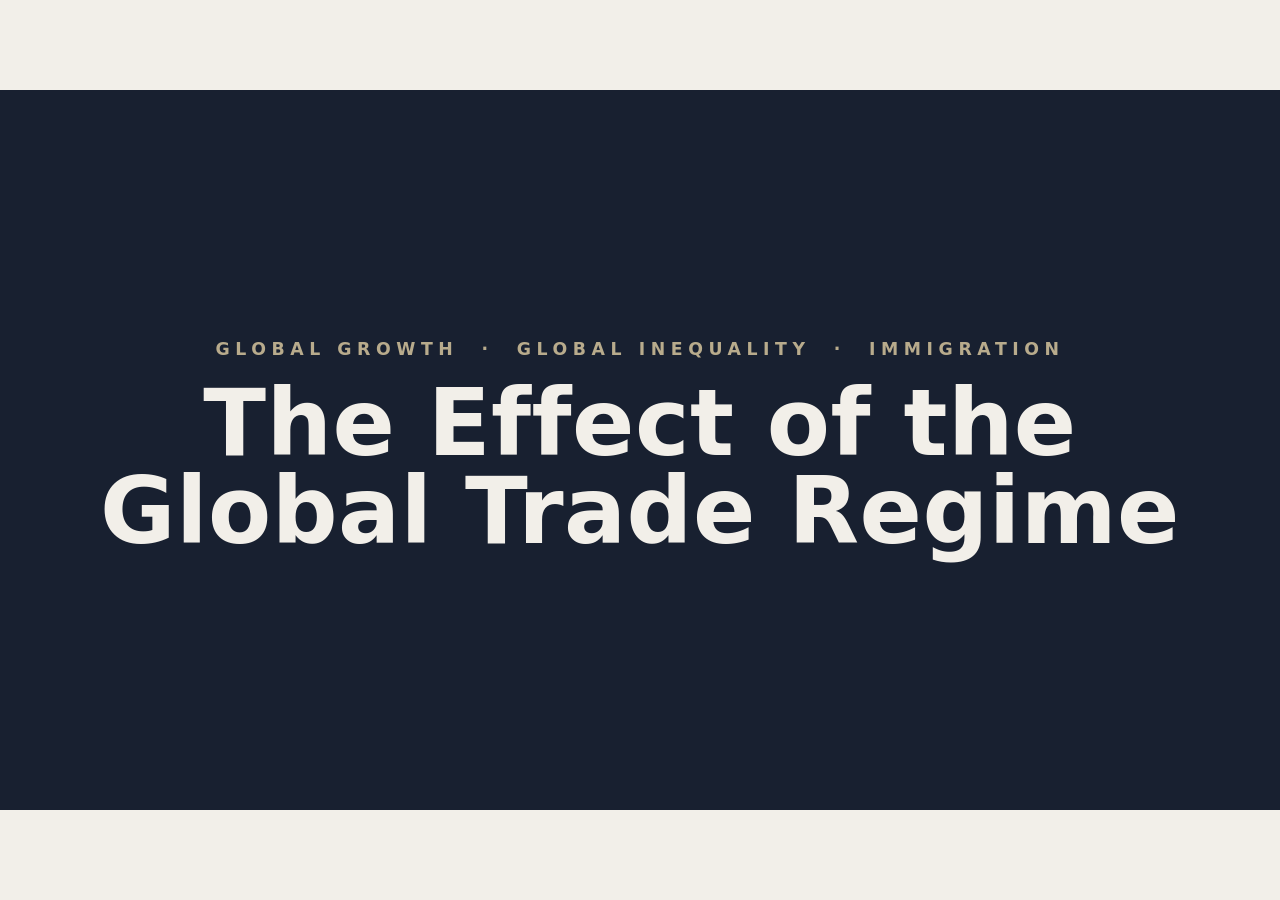
<file: lectures/global-growth-inequality/index.html>
<!DOCTYPE html>
<html lang="en">
<head>
<meta charset="utf-8">
<meta name="viewport" content="width=device-width, initial-scale=1">
<title>Global Growth and Inequality</title>
<style>
  :root{
    --paper:#f2efe9; --paper2:#e6e2d9; --ink:#1f2933; --muted:#77808c;
    --olive:#2f7d5b; --rust:#c1502f; --amber:#b07d2b; --violet:#4a6fa5; --navy:#182030;
    --serif:"Iowan Old Style","Palatino Linotype","Book Antiqua",Georgia,serif;
    --sans:"Avenir Next","Segoe UI",system-ui,-apple-system,sans-serif;
  }
  *{box-sizing:border-box;margin:0;padding:0}
  html,body{height:100%}
  body{background:var(--paper);color:var(--ink);font-family:var(--sans);overflow:hidden}
  #stage{position:fixed;inset:0}
  #canvas{width:1920px;height:1080px;transform-origin:0 0;position:relative;background:var(--paper);color:var(--ink)}
  .s{position:absolute;inset:0;opacity:0;pointer-events:none;transition:opacity .45s ease;display:flex;flex-direction:column}
  .s.on{opacity:1;pointer-events:auto}
  .eyebrow{font-family:var(--sans);font-size:26px;letter-spacing:.32em;text-transform:uppercase;font-weight:600;color:var(--muted)}
  .headline{font-family:var(--serif);font-weight:600;line-height:1.04}
  .rail{display:grid;gap:24px}
  .rail .f{display:flex;gap:24px;align-items:baseline}
  .rail .dot{flex:none;width:14px;height:14px;border-radius:50%;margin-top:14px}
  .rail .t{font-size:42px;line-height:1.32}
  .rail .t b{font-weight:600}
  .conseq{margin-left:50px;margin-top:2px;display:grid;gap:14px}
  .ed .rail .conseq .f{border-bottom:none;padding-bottom:0;gap:18px}
  .conseq .c{flex:none;width:10px;height:10px;border-radius:50%;margin-top:14px;background:var(--muted)}
  .conseq .t{font-size:32px}
  /* stepwise reveal: list bullets appear one at a time on Space/Arrow */
  .rail > .f{opacity:0;transform:translateY(10px);transition:opacity .28s ease,transform .28s ease}
  .rail > .f.on{opacity:1;transform:none}
  .rail > .conseq{opacity:0;transform:translateY(10px);transition:opacity .28s ease,transform .28s ease}
  .rail > .conseq.vis{opacity:1;transform:none}
  .meter{position:absolute;left:170px;right:170px;bottom:40px;height:64px}
  .meter .ml,.meter .mr{position:absolute;top:0;font-size:22px;letter-spacing:.2em;text-transform:uppercase;font-weight:700;color:var(--muted)}
  .meter .ml{left:0}.meter .mr{right:0}
  .meter .track{position:absolute;top:42px;left:10px;right:10px;height:5px;border-radius:999px;
    background:linear-gradient(to right,var(--rust) 0%,#c0a173 45%,var(--olive) 100%);opacity:.55}
  .meter i{position:absolute;top:33px;left:var(--pos,50%);width:22px;height:22px;border-radius:50%;
    background:var(--ink);transform:translateX(-50%);box-shadow:0 3px 10px rgba(0,0,0,.3)}
  .cover{align-items:center;justify-content:center;text-align:center;background:var(--navy);color:var(--paper)}
  .cover .eyebrow{color:#b8ab8c}
  .cover h1{font-size:138px;letter-spacing:.005em;line-height:.96;margin:30px 0 8px;max-width:1700px}
  .school{align-items:center;justify-content:center;text-align:center;padding:0 170px}
  .school h2{font-family:var(--serif);font-weight:600;font-size:118px;line-height:1.02}
  .school .acc{width:120px;height:8px;border-radius:999px;margin:38px auto 0}
  .ed{padding:150px 170px 170px}
  .ed .headline{font-size:88px;margin-top:16px}
  .ed .rail{margin-top:60px}
  .ed .rail .f{padding-bottom:20px;border-bottom:1px solid rgba(38,48,62,.15)}
  .ed .rail .f:last-child{border-bottom:none}
  /* interlude */
  .inter{align-items:center;justify-content:center;text-align:center}
  .navy{background:var(--navy);color:var(--paper)}
  .warimg{background-size:cover;background-position:center}
  .warimg.lightimg .eyebrow,.warimg.lightimg h2{text-shadow:0 2px 14px rgba(24,32,48,.85),0 0 4px rgba(24,32,48,.55)}
  .imgfit{align-items:center;justify-content:center;padding:64px}
  .imgfit img{flex:1;min-height:0;width:100%;object-fit:contain;border-radius:14px;box-shadow:0 22px 60px rgba(24,32,48,.18)}
  .imgfit.big{padding:18px}
  .imgfit.keep img{flex:none;width:auto;height:auto;max-width:100%;max-height:100%}
  .inter h2{font-family:var(--serif);font-size:160px;font-weight:600;line-height:1.04}
  /* quote */
  .quote{align-items:center;justify-content:center;text-align:center;padding:0 220px}
  .quote .mark{font-family:var(--serif);font-size:190px;line-height:0;color:var(--amber)}
  .quote p{font-family:var(--serif);font-style:italic;font-size:62px;line-height:1.35}
  .quote .att{font-family:var(--sans);font-size:26px;letter-spacing:.18em;text-transform:uppercase;color:var(--muted);margin-top:48px}
  /* era accent rails */
  .olive .eyebrow,.olive .rail .dot{color:var(--olive)} .olive .rail .dot{background:var(--olive)}
  .rust .eyebrow,.rust .rail .dot{color:var(--rust)} .rust .rail .dot{background:var(--rust)}
  .amber .eyebrow,.amber .rail .dot{color:var(--amber)} .amber .rail .dot{background:var(--amber)}
  .violet .eyebrow,.violet .rail .dot{color:var(--violet)} .violet .rail .dot{background:var(--violet)}
  /* dual open/closed meters (immigration vs trade) */
  .meters2{position:absolute;left:170px;right:170px;bottom:26px;display:flex;gap:110px}
  .m2{position:relative;flex:1;height:96px}
  .m2 .m2name{position:absolute;top:0;left:4px;font-size:24px;letter-spacing:.26em;text-transform:uppercase;font-weight:700;color:var(--ink)}
  .m2 .m2l,.m2 .m2r{position:absolute;top:34px;font-size:20px;letter-spacing:.2em;text-transform:uppercase;font-weight:700;color:var(--muted)}
  .m2 .m2l{left:4px}.m2 .m2r{right:4px}
  .m2 .m2track{position:absolute;top:70px;left:10px;right:10px;height:5px;border-radius:999px;
    background:linear-gradient(to right,var(--rust) 0%,#c0a173 45%,var(--olive) 100%);opacity:.55}
  .m2 i{position:absolute;top:61px;left:var(--pos,50%);width:22px;height:22px;border-radius:50%;
    background:var(--ink);transform:translateX(-50%);box-shadow:0 3px 10px rgba(0,0,0,.3)}
  .strike{text-decoration:line-through;text-decoration-color:rgba(193,80,47,.55);text-decoration-thickness:6px;color:var(--muted)}
  #progress{position:fixed;left:0;right:0;bottom:0;height:4px;background:rgba(38,48,62,.08);z-index:5}
  #barfill{height:100%;width:0;background:var(--navy)}
  @media (prefers-reduced-motion:reduce){.s,.rail>.f{transition:none}}
  /* Review-only: keep the final sentence inside this densely populated slide. */
  .ed.review-compact { padding-top:110px; padding-bottom:80px; }
  .ed.review-compact .rail { margin-top:32px; gap:16px; }
  .ed.review-compact .rail > .f { padding-bottom:14px; }
  .ed.review-compact .conseq { gap:10px; }
</style>
</head>
<body>
<div id="progress"><div id="barfill"></div></div>
<div id="stage"><div id="canvas">

  <!-- 1. cover -->
  <section class="s cover">
    <p class="eyebrow">global growth &nbsp;&middot;&nbsp; global inequality &nbsp;&middot;&nbsp; immigration</p>
    <h1>The Effect of the Global Trade Regime</h1>
  </section>

  <!-- 2. part divider: growth -->
  <section class="s school">
    <p class="eyebrow">part one</p>
    <h2 style="color:var(--olive)">Growth</h2>
    <div class="acc" style="background:var(--olive)"></div>
  </section>

  <!-- 3. chapter beat: the world is growing -->
  <section class="s inter warimg lightimg" style="background:linear-gradient(rgba(24,32,48,.34),rgba(24,32,48,.34)),url('images/growth-shanghai.jpg') center/cover no-repeat;">
    <p class="eyebrow" style="color:#d8cbb0">part one &nbsp;·&nbsp; growth</p>
    <h2 style="color:var(--paper)">THE WORLD IS GROWING</h2>
  </section>

  <!-- 4. the 90s-10s -->
  <section class="s ed olive">
    <p class="eyebrow">growth &nbsp;·&nbsp; the 90s&ndash;10s</p>
    <h2 class="headline">The 90s&ndash;10s</h2>
    <div class="rail">
      <div class="f"><span class="dot"></span><span class="t">A period of unprecedented growth in the developing world.</span></div>
      <div class="f"><span class="dot"></span><span class="t">A period of industrialization and development in some regions.</span></div>
      <div class="f"><span class="dot"></span><span class="t">A period of stagnation in others.</span></div>
    </div>
  </section>

  <!-- 5. avg income by region -->
  <section class="s imgfit big">
    <img src="images/avg-income-regions.jpg" alt="Average incomes by world region, 1820-2022">
  </section>

  <!-- 6. incomes across distribution -->
  <section class="s imgfit big">
    <img src="images/incomes-across-distribution-wb.png" alt="Threshold income or consumption by decile, across countries">
  </section>

  <!-- 7. growth has increased over time -->
  <section class="s ed olive">
    <p class="eyebrow">growth &nbsp;·&nbsp; over time</p>
    <h2 class="headline">Growth has increased over time</h2>
    <div class="rail">
      <div class="f"><span class="dot"></span><span class="t">The industrial revolution led to 0.5% annual productivity growth.</span></div>
      <div class="f"><span class="dot"></span><span class="t">The prewar era led to 1% annual productivity growth.</span></div>
      <div class="f"><span class="dot"></span><span class="t">The postwar era had 3% annual productivity growth.</span></div>
      <div class="f"><span class="dot"></span><span class="t">Postwar Asia had 7&ndash;8%.</span></div>
    </div>
  </section>

  <!-- 8. convergence is uncommon: review-only spacing repair, wording unchanged -->
  <section class="s ed olive review-compact">
    <p class="eyebrow">growth &nbsp;·&nbsp; convergence</p>
    <h2 class="headline">Convergence is uncommon</h2>
    <div class="rail">
      <div class="f"><span class="dot"></span><span class="t">Developing late should mean faster development.</span></div>
      <div class="f"><span class="dot"></span><span class="t">But most developing countries do not grow more quickly than developed economies.</span></div>
      <div class="f"><span class="dot"></span><span class="t">There are meaningful exceptions (East Asia).</span></div>
      <div class="f"><span class="dot"></span><span class="t"><b>Development scholars have identified a few things correlated with faster growth:</b></span></div>
      <div class="conseq">
        <div class="f"><span class="c"></span><span class="t">human capital</span></div>
        <div class="f"><span class="c"></span><span class="t">investment</span></div>
        <div class="f"><span class="c"></span><span class="t">institution quality</span></div>
        <div class="f"><span class="c"></span><span class="t">exposure to trade</span></div>
        <div class="f"><span class="c"></span><span class="t">stability</span></div>
      </div>
      <div class="f"><span class="dot"></span><span class="t">But all of those things have serious endogeneity problems.</span></div>
    </div>
  </section>

  <!-- 9. diversification -->
  <section class="s ed olive">
    <p class="eyebrow">growth &nbsp;·&nbsp; development</p>
    <h2 class="headline">Economic development goes hand-in-hand with diversification</h2>
    <div class="rail">
      <div class="f"><span class="dot"></span><span class="t">Poor countries have structurally different economies than rich countries.</span></div>
      <div class="f"><span class="dot"></span><span class="t">To industrialize, people have to move and radically transform their lifestyles in disruptive ways.</span></div>
    </div>
  </section>

  <!-- 10. not all industries equally valuable -->
  <section class="s ed olive">
    <p class="eyebrow">growth &nbsp;·&nbsp; industries</p>
    <h2 class="headline">Not all industries are equally valuable</h2>
    <div class="rail">
      <div class="f"><span class="dot"></span><span class="t">Virtually all sustained high growth rates came from manufacturing booms.</span></div>
      <div class="f"><span class="dot"></span><span class="t">Only oil can compete with manufacturing in terms of growth potential.</span></div>
      <div class="f"><span class="dot"></span><span class="t">Manufacturing sectors experience convergence faster than other industries.</span></div>
      <div class="f"><span class="dot"></span><span class="t">Even successful manufacturing sectors make up small portions of their economies.</span></div>
    </div>
  </section>

  <!-- 11. part divider: inequality -->
  <section class="s school">
    <p class="eyebrow">part two</p>
    <h2 style="color:var(--violet)">Inequality</h2>
    <div class="acc" style="background:var(--violet)"></div>
  </section>

  <!-- 12. chapter beat: the world is unequal -->
  <section class="s inter warimg lightimg" style="background:linear-gradient(rgba(24,32,48,.34),rgba(24,32,48,.34)),url('images/inequality-kibera.jpg') center/cover no-repeat;">
    <p class="eyebrow" style="color:#d8cbb0">part two &nbsp;·&nbsp; inequality</p>
    <h2 style="color:var(--paper)">THE WORLD IS UNEQUAL</h2>
  </section>

  <!-- 13. three types -->
  <section class="s ed violet">
    <p class="eyebrow">inequality &nbsp;·&nbsp; three types</p>
    <h2 class="headline">Three Types of Inequality</h2>
    <div class="rail">
      <div class="f"><span class="dot"></span><span class="t"><b>Inequality 1:</b> International Inequality</span></div>
      <div class="f"><span class="dot"></span><span class="t"><b>Inequality 2:</b> Population Inequality</span></div>
      <div class="f"><span class="dot"></span><span class="t"><b>Inequality 3:</b> Global Inequality</span></div>
    </div>
  </section>

  <!-- 14. inequality 1 -->
  <section class="s ed violet">
    <p class="eyebrow">inequality 1</p>
    <h2 class="headline">International Inequality</h2>
    <div class="rail">
      <div class="f"><span class="dot"></span><span class="t">How wealthy a nation is compared to other nations.</span></div>
      <div class="f"><span class="dot"></span><span class="t">Often measured by GDP or mean/median household income.</span></div>
      <div class="f"><span class="dot"></span><span class="t">Rich countries and poor countries.</span></div>
    </div>
  </section>

  <!-- 15. inequality 2 -->
  <section class="s ed violet">
    <p class="eyebrow">inequality 2</p>
    <h2 class="headline">Population Inequality</h2>
    <div class="rail">
      <div class="f"><span class="dot"></span><span class="t">How wealthy a nation is, considering their population.</span></div>
      <div class="f"><span class="dot"></span><span class="t">Often measured by GDP per capita.</span></div>
      <div class="f"><span class="dot"></span><span class="t">Very large poor countries matter more for inequality.</span></div>
    </div>
  </section>

  <!-- 16. inequality 3 -->
  <section class="s ed violet">
    <p class="eyebrow">inequality 3</p>
    <h2 class="headline">Global Inequality</h2>
    <div class="rail">
      <div class="f"><span class="dot"></span><span class="t">Drop countries and states entirely.</span></div>
      <div class="f"><span class="dot"></span><span class="t">A poor person in a middle-income country might be a wealthy person in a poor country.</span></div>
      <div class="f"><span class="dot"></span><span class="t">Hard to collect data on.</span></div>
    </div>
  </section>

  <!-- 17. three concepts figure -->
  <section class="s imgfit">
    <img class="keep" src="images/three-concepts-inequality.png" alt="Milanovic three concepts of inequality">
  </section>

  <!-- 18. milanovic gini chart -->
  <section class="s imgfit">
    <img src="images/milanovic chart.jpg" alt="Global income inequality by concept, 1950-2010 (Gini)">
  </section>

  <!-- 19. implication -->
  <section class="s inter navy">
    <p class="eyebrow" style="color:#b8ab8c">the implication</p>
    <h2 style="color:#f2efe9">Which type of inequality we look at matters</h2>
  </section>

  <!-- 20. who won -->
  <section class="s ed violet">
    <p class="eyebrow">inequality &nbsp;·&nbsp; winners</p>
    <h2 class="headline">Who Won Globalization?</h2>
    <div class="rail">
      <div class="f"><span class="dot"></span><span class="t">The top 1% of global income had a 60% increase from 2000&ndash;2010.</span></div>
      <div class="f"><span class="dot"></span><span class="t">The global median had an 80% increase during the same period.</span></div>
      <div class="f"><span class="dot"></span><span class="t">The bottom 1/3 had 40&ndash;70% income increases.</span></div>
      <div class="f"><span class="dot"></span><span class="t">The number of people in &ldquo;absolute poverty&rdquo; fell in half during those years.</span></div>
    </div>
  </section>

  <!-- 21. who did not win -->
  <section class="s ed violet">
    <p class="eyebrow">inequality &nbsp;·&nbsp; the rest</p>
    <h2 class="headline">Who <span class="strike">Lost</span> Did Not Win Globalization?</h2>
    <div class="rail">
      <div class="f"><span class="dot"></span><span class="t">The poorest 5% saw no income change.</span></div>
      <div class="f"><span class="dot"></span><span class="t">The global upper-middle class (75th&ndash;90th percentile) saw no income change.</span></div>
    </div>
  </section>

  <!-- 22. global elite -->
  <section class="s ed violet">
    <p class="eyebrow">inequality &nbsp;·&nbsp; the global elite</p>
    <h2 class="headline">Who are the Global Elite &mdash; top 1%?</h2>
    <div class="rail">
      <div class="f"><span class="dot"></span><span class="t">60 million people.</span></div>
      <div class="f"><span class="dot"></span><span class="t">12% of Americans.</span></div>
      <div class="f"><span class="dot"></span><span class="t">3&ndash;6% of Britons, Japanese, Germans, and French.</span></div>
      <div class="f"><span class="dot"></span><span class="t">1% of Italians, Spaniards, Portuguese, Greeks, Brazilians, Russians, and South Africans.</span></div>
    </div>
  </section>

  <!-- 23. consider asia -->
  <section class="s ed violet">
    <p class="eyebrow">inequality &nbsp;·&nbsp; asia</p>
    <h2 class="headline">Consider Asia</h2>
    <div class="rail">
      <div class="f"><span class="dot"></span><span class="t">In 1988, the median income Chinese person was richer than 10% of the world&rsquo;s population.</span></div>
      <div class="f"><span class="dot"></span><span class="t">In 2008, the median income Chinese person was richer than 50% of the world&rsquo;s population.</span></div>
      <div class="f"><span class="dot"></span><span class="t">In 1988, the median income Indian person was richer than 10% of the world&rsquo;s population.</span></div>
      <div class="f"><span class="dot"></span><span class="t">In 2008, the median income Indian person was richer than 27% of the world&rsquo;s population.</span></div>
    </div>
  </section>

  <!-- 24. china/india chart -->
  <section class="s imgfit">
    <img src="images/worldeconomicsasia.png" alt="China's and India's GDP per capita growth">
  </section>

  <!-- 25. losers -->
  <section class="s ed violet">
    <p class="eyebrow">inequality &nbsp;·&nbsp; losers</p>
    <h2 class="headline">Losers in that period:</h2>
    <div class="rail">
      <div class="f"><span class="dot"></span><span class="t">Many African countries.</span></div>
      <div class="f"><span class="dot"></span><span class="t">Some Latin American countries.</span></div>
      <div class="f"><span class="dot"></span><span class="t">Most post-communist countries.</span></div>
    </div>
  </section>

  <!-- 26. examples -->
  <section class="s ed violet">
    <p class="eyebrow">inequality &nbsp;·&nbsp; examples</p>
    <h2 class="headline">Examples:</h2>
    <div class="rail">
      <div class="f"><span class="dot"></span><span class="t">The average Kenyan went from the 22nd to the 12th percentile.</span></div>
      <div class="f"><span class="dot"></span><span class="t">The average Nigerian went from the 16th to the 13th percentile.</span></div>
      <div class="conseq">
        <div class="f"><span class="c"></span><span class="t">despite overall growth</span></div>
      </div>
    </div>
  </section>

  <!-- 27. sources of inequality -->
  <section class="s ed violet">
    <p class="eyebrow">inequality &nbsp;·&nbsp; sources</p>
    <h2 class="headline">Sources of Inequality:</h2>
    <div class="rail">
      <div class="f"><span class="dot"></span><span class="t"><b>Two sources:</b></span></div>
      <div class="conseq">
        <div class="f"><span class="c"></span><span class="t">differences within nations</span></div>
        <div class="f"><span class="c"></span><span class="t">differences between nations</span></div>
      </div>
      <div class="f"><span class="dot"></span><span class="t">In 1870, difference within nations accounted for 2/3 of global inequality.</span></div>
      <div class="f"><span class="dot"></span><span class="t">In 2010, differences between nations accounted for 2/3 of global inequality.</span></div>
      <div class="f"><span class="dot"></span><span class="t"><b>Location has replaced Class.</b></span></div>
      <div class="f"><span class="dot"></span><span class="t">Where you are born matters more than whether or not you are rich or poor where you are.</span></div>
    </div>
  </section>

  <!-- 28. modern wealth -->
  <section class="s ed violet">
    <p class="eyebrow">inequality &nbsp;·&nbsp; modern wealth</p>
    <h2 class="headline">Modern Wealth:</h2>
    <div class="rail">
      <div class="f"><span class="dot"></span><span class="t">Citizenship / residence is the greatest determinant of standard of living.</span></div>
      <div class="f"><span class="dot"></span><span class="t">Inequality causes tension. Tension causes conflict.</span></div>
      <div class="f"><span class="dot"></span><span class="t"><b>Only three ways to reduce the tension:</b></span></div>
      <div class="conseq">
        <div class="f"><span class="c"></span><span class="t">poor countries achieve high growth rates</span></div>
        <div class="f"><span class="c"></span><span class="t">global redistribution is implemented by policy</span></div>
        <div class="f"><span class="c"></span><span class="t">the people in the poor countries come to the rich countries</span></div>
      </div>
    </div>
  </section>


  <!-- 29. part divider: immigration -->
  <section class="s school">
    <p class="eyebrow">part three</p>
    <h2 style="color:var(--rust)">Immigration</h2>
    <div class="acc" style="background:var(--rust)"></div>
  </section>

  <!-- 30. immigration policy: depends on what you study -->
  <section class="s ed rust">
    <p class="eyebrow">immigration &nbsp;·&nbsp; what you study</p>
    <h2 class="headline">Immigration Policy: Depends on what you study</h2>
    <div class="rail">
      <div class="f"><span class="dot"></span><span class="t"><b>Prejudice and Racism?</b> Immigration policy is just a form of oppression.</span></div>
      <div class="f"><span class="dot"></span><span class="t"><b>Political Economy of Income?</b> Immigration policy is a fight between labor and capital.</span></div>
      <div class="f"><span class="dot"></span><span class="t"><b>State and Institutional Concerns?</b> Immigration is about fiscal costs of immigrants vs economic benefit of labor.</span></div>
    </div>
  </section>

  <!-- 31. the trade tradeoff -->
  <section class="s ed rust">
    <p class="eyebrow">immigration &nbsp;·&nbsp; the trade tradeoff</p>
    <h2 class="headline">The Trade Tradeoff</h2>
    <div class="rail">
      <div class="f"><span class="dot"></span><span class="t">Trade policy affects the composition of firms.</span></div>
      <div class="f"><span class="dot"></span><span class="t">Trade policy changes what inputs are needed.</span></div>
      <div class="f"><span class="dot"></span><span class="t">Immigration policy changes the availability of labor.</span></div>
      <div class="f"><span class="dot"></span><span class="t">Immigration and Free Trade are in TENSION in developed economies.</span></div>
    </div>
  </section>

  <!-- 32. trade posture is not exogenous -->
  <section class="s ed rust">
    <p class="eyebrow">immigration &nbsp;·&nbsp; trade posture</p>
    <h2 class="headline">Trade posture is not exogenous</h2>
    <div class="rail">
      <div class="f"><span class="dot"></span><span class="t">Policymakers choose a trade policy that is affected by lobbyists or bribes.</span></div>
      <div class="f"><span class="dot"></span><span class="t">Closed trade harms consumers and helps domestic industry.</span></div>
      <div class="f"><span class="dot"></span><span class="t">Open trade harms domestic industry and helps consumers.</span></div>
      <div class="f"><span class="dot"></span><span class="t">Domestic industries lobby for protection, and then require labor.</span></div>
    </div>
  </section>

  <!-- 33. complicated causes -->
  <section class="s ed rust">
    <p class="eyebrow">immigration &nbsp;·&nbsp; causes</p>
    <h2 class="headline">Complicated Causes</h2>
    <div class="rail">
      <div class="f"><span class="dot"></span><span class="t">Does trade policy cause immigration policy?</span></div>
      <div class="f"><span class="dot"></span><span class="t">Or does immigration policy cause trade policy?</span></div>
      <div class="f"><span class="dot"></span><span class="t">Might open immigration remove specialization?</span></div>
      <div class="f"><span class="dot"></span><span class="t">Might trade remove regional inequality?</span></div>
    </div>
  </section>

  <!-- 34. chapter beat: alexander hamilton -->
  <section class="s inter warimg lightimg" style="background:linear-gradient(rgba(24,32,48,.34),rgba(24,32,48,.34)),url('images/hamilton.jpg') center/cover no-repeat;">
    <p class="eyebrow" style="color:#d8cbb0">immigration &nbsp;·&nbsp; hamilton</p>
    <h2 style="color:var(--paper)">ALEXANDER HAMILTON</h2>
  </section>

  <!-- 35. hamiltonian economics -->
  <section class="s ed rust">
    <p class="eyebrow">immigration &nbsp;·&nbsp; hamiltonian economics</p>
    <h2 class="headline">Hamiltonian Economics</h2>
    <div class="rail">
      <div class="f"><span class="dot"></span><span class="t">Raise tariffs.</span></div>
      <div class="f"><span class="dot"></span><span class="t">Open immigration.</span></div>
      <div class="f"><span class="dot"></span><span class="t">Protect infant industries, like the cities wanted.</span></div>
      <div class="f"><span class="dot"></span><span class="t">Allow access to labor, to appease the farms.</span></div>
    </div>
    <div class="meters2">
      <div class="m2" style="--pos:90%"><span class="m2name">immigration</span><span class="m2l">closed</span><span class="m2r">open</span><span class="m2track"></span><i></i></div>
      <div class="m2" style="--pos:10%"><span class="m2name">trade</span><span class="m2l">closed</span><span class="m2r">open</span><span class="m2track"></span><i></i></div>
    </div>
  </section>

  <!-- 36. interlude: history of immigration -->
  <section class="s inter navy">
    <p class="eyebrow" style="color:#b8ab8c">immigration &nbsp;·&nbsp; the arc</p>
    <h2 style="color:#f2efe9">History of Immigration</h2>
  </section>

  <!-- 37. nineteenth century -->
  <section class="s ed rust">
    <p class="eyebrow">immigration &nbsp;·&nbsp; nineteenth century</p>
    <h2 class="headline">Nineteenth Century</h2>
    <div class="rail">
      <div class="f"><span class="dot"></span><span class="t">States restricted trade for tariff revenue.</span></div>
      <div class="f"><span class="dot"></span><span class="t">Domestic industries ruled (feedback loop).</span></div>
      <div class="f"><span class="dot"></span><span class="t">Domestic industries wanted lower wages, opened immigration.</span></div>
    </div>
    <div class="meters2">
      <div class="m2" style="--pos:80%"><span class="m2name">immigration</span><span class="m2l">closed</span><span class="m2r">open</span><span class="m2track"></span><i></i></div>
      <div class="m2" style="--pos:20%"><span class="m2name">trade</span><span class="m2l">closed</span><span class="m2r">open</span><span class="m2track"></span><i></i></div>
    </div>
  </section>

  <!-- 38. war & interwar: great aberration -->
  <section class="s ed rust">
    <p class="eyebrow">immigration &nbsp;·&nbsp; interwar</p>
    <h2 class="headline">War &amp; Interwar Period: Great Aberration</h2>
    <div class="rail">
      <div class="f"><span class="dot"></span><span class="t">Before WWI, as the UK embraced free trade, it began to restrict immigration.</span></div>
      <div class="f"><span class="dot"></span><span class="t">WWI happened, and both trade and immigration shut down.</span></div>
      <div class="f"><span class="dot"></span><span class="t">Great Depression leads to autarky era.</span></div>
    </div>
    <div class="meters2">
      <div class="m2" style="--pos:80%"><span class="m2name">immigration</span><span class="m2l">closed</span><span class="m2r">open</span><span class="m2track"></span><i></i></div>
      <div class="m2" style="--pos:80%"><span class="m2name">trade</span><span class="m2l">closed</span><span class="m2r">open</span><span class="m2track"></span><i></i></div>
    </div>
  </section>

  <!-- 39. postwar era -->
  <section class="s ed rust">
    <p class="eyebrow">immigration &nbsp;·&nbsp; postwar</p>
    <h2 class="headline">Postwar Era</h2>
    <div class="rail">
      <div class="f"><span class="dot"></span><span class="t">The Free Trade Era begins in postwar institutions and engineering.</span></div>
      <div class="f"><span class="dot"></span><span class="t">Immigration is restricted around the world.</span></div>
      <div class="f"><span class="dot"></span><span class="t">Refugee crisis is resolved, but beyond that, immigration is restricted.</span></div>
    </div>
    <div class="meters2">
      <div class="m2" style="--pos:20%"><span class="m2name">immigration</span><span class="m2l">closed</span><span class="m2r">open</span><span class="m2track"></span><i></i></div>
      <div class="m2" style="--pos:80%"><span class="m2name">trade</span><span class="m2l">closed</span><span class="m2r">open</span><span class="m2track"></span><i></i></div>
    </div>
  </section>

  <!-- 40. late postwar era -->
  <section class="s ed rust">
    <p class="eyebrow">immigration &nbsp;·&nbsp; late postwar</p>
    <h2 class="headline">Late Postwar Era</h2>
    <div class="rail">
      <div class="f"><span class="dot"></span><span class="t">Trade continues to expand.</span></div>
      <div class="f"><span class="dot"></span><span class="t">Immigration only expands slightly.</span></div>
      <div class="f"><span class="dot"></span><span class="t"><b>Export-oriented developing states</b> use nontariff barriers and currency manipulation to limit trade.</span></div>
      <div class="conseq">
        <div class="f"><span class="c"></span><span class="t">These exporting states restrict immigration.</span></div>
      </div>
      <div class="f"><span class="dot"></span><span class="t"><b>Rentier states</b> favor free trade.</span></div>
      <div class="conseq">
        <div class="f"><span class="c"></span><span class="t">These dramatically restrict immigration.</span></div>
      </div>
    </div>
    <div class="meters2">
      <div class="m2" style="--pos:20%"><span class="m2name">immigration</span><span class="m2l">closed</span><span class="m2r">open</span><span class="m2track"></span><i></i></div>
      <div class="m2" style="--pos:70%"><span class="m2name">trade</span><span class="m2l">closed</span><span class="m2r">open</span><span class="m2track"></span><i></i></div>
    </div>
  </section>

  <!-- 41. finding -->
  <section class="s inter navy">
    <p class="eyebrow" style="color:#b8ab8c">research</p>
    <h2 style="color:#f2efe9;font-size:64px;max-width:1500px;line-height:1.2">Across all eras, there is a statistically significant inverse relationship between trade and immigration.</h2>
  </section>

  <!-- 42. closing quote -->
  <section class="s quote amber">
    <div class="mark">&ldquo;</div>
    <p>&ldquo;Either poor countries will become richer, or poor people will move to rich countries.&rdquo;</p>
    <p class="att">Branko Milanovic</p>
  </section>

  </div></div>

<!-- Review-only navigation. The teaching original is unchanged. -->
<script src="../../deck-player.js"></script>
</body>
</html>
</file>
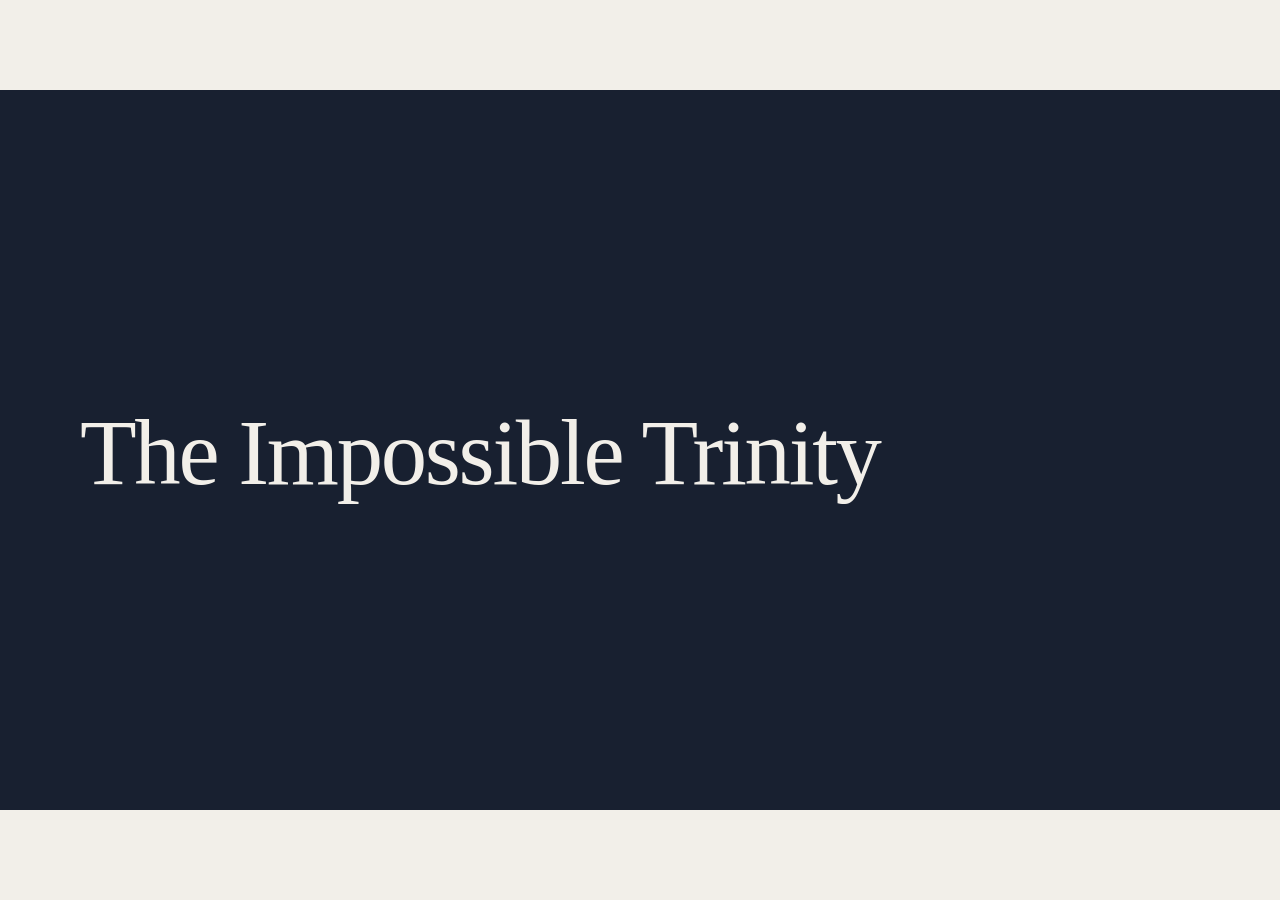
<file: lectures/impossible-trinity/index.html>
<!doctype html>
<html lang="en">
<head>
<meta charset="utf-8">
<meta name="viewport" content="width=device-width,initial-scale=1">
<title>The Impossible Trinity</title>
<style>

:root{--paper:#f2efe9;--paper2:#e6e2d9;--ink:#1f2933;--muted:#77808c;--olive:#2f7d5b;--rust:#c1502f;--amber:#b07d2b;--violet:#4a6fa5;--navy:#182030}
*{box-sizing:border-box}html,body{margin:0;width:100%;height:100%;background:var(--paper);color:var(--ink)}body{font-family:Arial,Helvetica,sans-serif;overflow:hidden}#viewport{position:fixed;inset:0;display:grid;place-items:center}#canvas{position:relative;width:1600px;height:900px;flex-shrink:0;transform-origin:center center;background:var(--paper)}
.slide{position:absolute;inset:0;padding:76px 100px 68px;--accent:var(--olive);--fit:1;overflow:visible}.slide[hidden]{display:none!important}.slide-inner{height:100%;display:flex;flex-direction:column;gap:24px;position:relative;z-index:1}.slide h1{font-family:Georgia,'Times New Roman',serif;font-weight:400;font-size:calc(80px * var(--fit));line-height:1.08;margin:0;letter-spacing:-.025em;overflow-wrap:break-word}.eyebrow{color:var(--accent);font-size:calc(22px * var(--fit));font-weight:bold;letter-spacing:.14em;text-transform:uppercase;margin:0}.content{font-size:calc(36px * var(--fit));line-height:1.32;min-height:0;flex:1}.content p{margin:0 0 .65em}.content ul{margin:0;padding:0;list-style:none}.rail>li{padding:.43em 0;border-top:1px solid #b9bab6}.children{padding-left:1.1em!important;margin-top:.25em!important;font-size:.82em;list-style:disc!important}.children>li{padding:.15em 0}.content strong{font-weight:700}.cards-list{display:grid;grid-template-columns:repeat(auto-fit,minmax(280px,1fr));gap:28px}.cards-list>li{padding:30px;background:var(--paper2);border-top:5px solid var(--accent)}.columns{display:grid;grid-template-columns:1fr 1fr;gap:64px}.column h2{font-family:Georgia,serif;font-weight:400;font-size:calc(44px * var(--fit));margin:0 0 20px;color:var(--accent)}.polarity .column:first-child{--accent:var(--rust)}.polarity .column:last-child{--accent:var(--olive)}
.cover,.part,.big{background:var(--navy);color:var(--paper)}.cover .slide-inner,.part .slide-inner,.divider .slide-inner,.big .slide-inner{justify-content:center}.cover h1,.part h1,.divider h1,.big h1{font-size:calc(116px * var(--fit));max-width:1300px}.cover .content:empty,.part .content:empty,.divider .content:empty,.big .content:empty{display:none}.quote .body{font-family:Georgia,serif;font-style:italic;font-size:calc(58px * var(--fit));line-height:1.22}.attribution,.credit,.citation{font-size:calc(23px * var(--fit));line-height:1.35;color:var(--muted)}.attribution{letter-spacing:.04em}.footer{font-family:Georgia,serif;font-style:italic;font-size:calc(27px * var(--fit));margin:0}.takeaway{border-left:5px solid var(--accent);padding:15px 24px;background:var(--paper2)}
.photo,.somber{background:var(--navy);color:var(--paper)}.background-image{position:absolute;inset:0;width:100%;height:100%;object-fit:cover}.photo:after,.somber:after{content:'';position:absolute;inset:0;background:rgba(24,32,48,.34)}.somber:after{background:rgba(24,32,48,.62)}.photo h1,.somber h1{font-size:calc(112px * var(--fit));text-shadow:0 3px 16px #182030}.photo .slide-inner,.somber .slide-inner{justify-content:center}.photo .content:empty,.somber .content:empty{display:none}.photo .credit,.somber .credit{color:var(--paper)}
.exhibit{margin:0;min-height:0;height:100%;display:flex;flex-direction:column;gap:12px}.exhibit img{width:100%;height:100%;min-height:0;object-fit:contain}.exhibit figcaption{flex:none}.img .content{display:flex;flex-direction:column;gap:16px}.img .exhibit{flex:1}.portraits{display:grid;grid-template-columns:1fr 1fr;gap:60px;height:100%;min-height:0}.portrait{margin:0;display:flex;flex-direction:column;min-height:0;gap:12px}.portrait img{width:100%;height:360px;object-fit:contain}.portrait figcaption{font-family:Georgia,serif;font-size:calc(38px * var(--fit))}.scholar-grid{display:grid;grid-template-columns:390px 1fr;gap:54px;height:100%;min-height:0}.scholar-grid img{width:100%;max-height:480px;object-fit:contain}.scholar-copy{min-width:0}.scholar-copy .citation{margin-bottom:28px}
.meters{display:flex;gap:60px;margin-top:auto;padding-top:12px}.meter{flex:1}.meter-label{font-size:calc(21px * var(--fit));margin-bottom:12px}.axis-labels{display:flex;justify-content:space-between;font-size:18px;letter-spacing:.06em;margin-bottom:14px}.axis-labels span:first-child{color:var(--rust)}.axis-labels span:last-child{color:var(--olive)}.track{height:7px;position:relative;background:linear-gradient(to right,var(--rust),var(--paper2),var(--olive));margin:0 9px 10px}.marker{position:absolute;left:var(--position);top:50%;transform:translate(-50%,-50%);width:20px;height:20px;border-radius:50%;background:var(--ink);border:3px solid var(--paper)}.lens-axis{margin:80px 0}.lens-axis .track{height:14px}.lens-axis .axis-labels{font-size:28px}
#progress{position:fixed;left:0;bottom:0;height:4px;background:var(--amber);width:0;z-index:10}.sr-only{position:absolute;width:1px;height:1px;padding:0;margin:-1px;overflow:hidden;clip:rect(0,0,0,0);white-space:nowrap;border:0}
@media print{@page{size:1600px 900px;margin:0}html,body{height:auto;overflow:visible}#viewport{position:static;display:block}#canvas{transform:none!important;height:auto} .slide,.slide[hidden]{display:block!important;position:relative;width:1600px;height:900px;break-after:page;page-break-after:always} [data-reveal]{visibility:visible!important;opacity:1!important}#progress,#player-status{display:none}*{-webkit-print-color-adjust:exact;print-color-adjust:exact}}

/* Review copy only: the library supplies the progress display. */
#progress{display:none!important}
</style>
</head>
<body data-mode="review" data-deck-id="development" data-storage-key="chartroom:f3acf062929ab0d">
<main id="viewport" aria-label="Lecture slides"><div id="canvas">
<section class="slide cover" data-slide="0" style="--accent:var(--olive)" aria-labelledby="slide-title-0">
<div class="slide-inner">
<h1 id="slide-title-0">The Impossible Trinity</h1>
<div class="content"></div>

</div>
</section>

<section class="slide img" data-slide="1" style="--accent:var(--olive)" aria-labelledby="slide-title-1" hidden inert>
<div class="slide-inner">
<h1 id="slide-title-1">Given Three Options...</h1>
<div class="content"><figure class="exhibit"><img class="" src="[data-uri]" alt=""></figure></div>

</div>
</section>

<section class="slide facts" data-slide="2" style="--accent:var(--olive)" aria-labelledby="slide-title-2" hidden inert>
<div class="slide-inner">
<h1 id="slide-title-2">Trilemmas</h1>
<div class="content"><ul class="rail">
<li data-reveal>In project management:<ul class="children">
<li>Good, quick, cheap</li>
</ul></li>
<li data-reveal>In Counterinsurgency:<ul class="children">
<li>Kill terrorists, protect forces, discriminate noncombatants from combatants</li>
</ul></li>
<li data-reveal>In College:<ul class="children">
<li>Sleep, Friends, Grades</li>
</ul></li>
</ul></div>

</div>
</section>

<section class="slide facts" data-slide="3" style="--accent:var(--olive)" aria-labelledby="slide-title-3" hidden inert>
<div class="slide-inner">
<h1 id="slide-title-3">Trilemmas:</h1>
<div class="content"><ul class="rail">
<li data-reveal>In Monetary Policy<ul class="children">
<li>Monetary Independence, Exchange-Rate Flexibility, Free Capital Flows</li>
</ul></li>
</ul></div>

</div>
</section>

<section class="slide img" data-slide="4" style="--accent:var(--olive)" aria-labelledby="slide-title-4" hidden inert>
<div class="slide-inner">
<h1 id="slide-title-4">The Policy &quot;Trilemma&quot;</h1>
<div class="content"><figure class="exhibit"><img class="" src="[data-uri]" alt=""></figure></div>

</div>
</section>

<section class="slide facts" data-slide="5" style="--accent:var(--olive)" aria-labelledby="slide-title-5" hidden inert>
<div class="slide-inner">
<h1 id="slide-title-5">Monetary Independence</h1>
<div class="content"><ul class="rail">
<li data-reveal>Control over domestic interest rates and money supply</li>
<li data-reveal>Allows tools for fighting inflation, dealing with debt, or stimulating the economy.</li>
<li data-reveal>Alternative:<ul class="children">
<li>Currency Unions, Currency pegs, external control</li>
</ul></li>
</ul></div>

</div>
</section>

<section class="slide facts" data-slide="6" style="--accent:var(--olive)" aria-labelledby="slide-title-6" hidden inert>
<div class="slide-inner">
<h1 id="slide-title-6">Fixed Exchange-Rate</h1>
<div class="content"><ul class="rail">
<li data-reveal>Government policy sets exchange rates (requires large reserves for buying back currency).</li>
<li data-reveal>Most common method is &quot;pegging&quot; to another currency or gold.</li>
<li data-reveal>Alternative<ul class="children">
<li>Floating Exchange Rate: Rates set by markets.</li>
</ul></li>
</ul></div>

</div>
</section>

<section class="slide facts" data-slide="7" style="--accent:var(--olive)" aria-labelledby="slide-title-7" hidden inert>
<div class="slide-inner">
<h1 id="slide-title-7">Free Capital Flows</h1>
<div class="content"><ul class="rail">
<li data-reveal>No restrictions on how much money you can convert into foreign currency</li>
<li data-reveal>No limits on outgoing investments</li>
<li data-reveal>Alternative<ul class="children">
<li>Capital Restrictions: Limits on outgoing capital.</li>
</ul></li>
</ul></div>

</div>
</section>

<section class="slide facts" data-slide="8" style="--accent:var(--olive)" aria-labelledby="slide-title-8" hidden inert>
<div class="slide-inner">
<h1 id="slide-title-8">&quot;Closed Financial Markets&quot;</h1>
<div class="content"><ul class="rail">
<li data-reveal>Combo:<ul class="children">
<li>Monetary policy autonomy</li>
<li>Fixed exchange rates</li>
</ul></li>
<li data-reveal>Financial Autarky<ul class="children">
<li>Preferred choice of most developing countries in the 1980s</li>
</ul></li>
</ul></div>

</div>
</section>

<section class="slide facts" data-slide="9" style="--accent:var(--olive)" aria-labelledby="slide-title-9" hidden inert>
<div class="slide-inner">
<h1 id="slide-title-9">&quot;Floating Exchange-Rate Regime&quot;</h1>
<div class="content"><ul class="rail">
<li data-reveal>Combo:<ul class="children">
<li>Monetary independence</li>
<li>Financial integration</li>
</ul></li>
<li data-reveal>Preferred choice of the USA, UK</li>
</ul></div>

</div>
</section>

<section class="slide facts" data-slide="10" style="--accent:var(--olive)" aria-labelledby="slide-title-10" hidden inert>
<div class="slide-inner">
<h1 id="slide-title-10">&quot;Monetary Dependence&quot;</h1>
<div class="content"><ul class="rail">
<li data-reveal>Combo:<ul class="children">
<li>Exchange-rate stability (pegged currency)</li>
<li>Financial integration</li>
</ul></li>
<li data-reveal>No monetary independence<ul class="children">
<li>Preferred choice of Eurozone, Argentina in 90s, Hong Kong</li>
</ul></li>
</ul></div>

</div>
</section>

<section class="slide facts" data-slide="11" style="--accent:var(--olive)" aria-labelledby="slide-title-11" hidden inert>
<div class="slide-inner">
<h1 id="slide-title-11">url</h1>
<div class="content"><ul class="rail">
<li data-reveal>https://www.youtube.com/watch?v=oLbfAfCVG_4</li>
</ul></div>

</div>
</section>
</div></main>
<div id="progress" aria-hidden="true"></div>
<p id="player-status" class="sr-only" role="status" aria-live="polite"></p>
<script>
/* Review-only bridge for the PSC 334 library; original Studio fitting retained. */
(function deckPlayer() {
    'use strict';
    const slides = Array.from(document.querySelectorAll('.slide'));
    const review = document.body.dataset.mode === 'review';
    let index = 0, step = 0;
    const max = i => review || !slides[i] ? 0 : slides[i].querySelectorAll('[data-reveal]').length;
    const clamp = (n,lo,hi) => Math.max(lo,Math.min(hi,n));
    const getState = () => ({index,step,count:slides.length});
    let parentOrigin = location.origin;
    try {parentOrigin = document.referrer ? new URL(document.referrer).origin : (location.ancestorOrigins && location.ancestorOrigins[0]) || location.origin;} catch (_) {}
    // Chromium reports file:// in ancestorOrigins but serializes message origins as null.
    if (parentOrigin === 'file://') parentOrigin = 'null';
    const images=Array.from(document.images);
    const post = type => {if (parent !== window) parent.postMessage({type,...getState(),total:slides.length,resourcesReady:images.every(img=>img.complete),failedImages:images.filter(img=>img.complete && !img.naturalWidth).length},parentOrigin === 'null' ? '*' : parentOrigin);};
    window.addEventListener('message',event=>{
      if(parent === window || event.source !== parent || event.origin !== parentOrigin || !event.data || event.data.type !== 'chartroom:command')return;
      const actions={next,previous,first:home,last:end,go:()=>go(event.data.index),state:()=>post('chartroom:state'),escape:()=>post('chartroom:exit')};
      if(Object.prototype.hasOwnProperty.call(actions,event.data.action))actions[event.data.action]();
    });
    const storageKey = document.body.dataset.storageKey;
    if (!review) {
      try {
        const saved = JSON.parse(localStorage.getItem(storageKey));
        if (saved && Number.isInteger(saved.index) && Number.isInteger(saved.step) && slides.length) {
          index=clamp(saved.index,0,slides.length-1);step=clamp(saved.step,0,max(index));
        }
      } catch (_) { /* Local-file privacy settings and corrupt saves are harmless. */ }
    }
    function show() {
      if (!review) {try {localStorage.setItem(storageKey,JSON.stringify(getState()));} catch (_) {}}
      slides.forEach((s,i) => {
        s.hidden = i !== index; s.inert = i !== index;
        s.setAttribute('aria-hidden',String(i !== index));
        s.querySelectorAll('[data-reveal]').forEach((el,j) => {
          const visible = review || j < (i === index ? step : 0);
          el.style.visibility = visible ? 'visible' : 'hidden';
          el.setAttribute('aria-hidden',String(!visible));
        });
      });
      post('chartroom:state');
      document.getElementById('progress').style.width = (slides.length ? (index + 1) / slides.length * 100 : 0) + '%';
      document.getElementById('player-status').textContent = slides.length ? 'Slide ' + (index + 1) + ' of ' + slides.length + ': ' + slides[index].querySelector('h1').textContent : 'No slides';
    }
    function go(n) { if (Number.isFinite(n) && slides.length) {index=clamp(Math.trunc(n),0,slides.length-1);step=0;show();} return getState(); }
    function next() {if(step<max(index)){step++;show();}else if(index<slides.length-1)go(index+1);return getState();}
    function previous() {if(step>0){step--;show();}else if(index>0){index--;step=max(index);show();}return getState();}
    function home(){return go(0);}
    function end(){if(slides.length){index=slides.length-1;step=max(index);show();}return getState();}
    function resize() {
      const canvas=document.getElementById('canvas');
      canvas.style.position='absolute';canvas.style.left='50%';canvas.style.top='50%';
      canvas.style.transform='translate(-50%,-50%) scale(' + Math.min(innerWidth/1600,innerHeight/900) + ')';
    }
    function measure(s) {
      const inner=s.querySelector('.slide-inner'),content=s.querySelector('.content');
      const overflowX=Math.max(0,inner.scrollWidth-inner.clientWidth,content.scrollWidth-content.clientWidth);
      const overflowY=Math.max(0,inner.scrollHeight-inner.clientHeight,content.scrollHeight-content.clientHeight);
      return {overflow:overflowX>2 || overflowY>2,overflowX,overflowY};
    }
    function audit() {
      const results=slides.map((s,i)=>{
        const wasHidden=s.hidden;s.hidden=false;
        s.style.setProperty('--fit',1);
        let fit=1,overflow=measure(s);
        while(overflow.overflow && fit>.751){fit=Math.max(.75,fit-.025);s.style.setProperty('--fit',fit.toFixed(3));overflow=measure(s);}
        s.dataset.overflow=String(overflow.overflow);s.dataset.fit=fit.toFixed(3);s.hidden=wasHidden;
        return {slide:i,title:s.querySelector('h1').textContent,fit:Number(fit.toFixed(3)),...overflow};
      });
      document.body.dataset.overflow=String(results.some(r=>r.overflow));
      return results;
    }
    window.ChartroomPlayer = {next,previous,home,end,go,getState,audit};
    window.addEventListener('resize',resize);
    window.addEventListener('load',()=>{resize();audit();post('chartroom:state');});
    images.forEach(img=>{const settled=()=>{audit();post('chartroom:state');};img.addEventListener('load',settled);img.addEventListener('error',settled);});
    resize();audit();
    document.addEventListener('keydown',event => {
      if(event.altKey || event.ctrlKey || event.metaKey || /^(INPUT|TEXTAREA|SELECT|BUTTON)$/.test(event.target.tagName) || event.target.isContentEditable)return;
      const action = {ArrowRight:next,ArrowDown:next,' ':next,PageDown:next,ArrowLeft:previous,ArrowUp:previous,PageUp:previous,Home:home,End:end,Escape:()=>post('chartroom:exit')}[event.key];
      if(action){event.preventDefault();action();}
    });
    show();
  })();
</script>
</body>
</html>
</file>
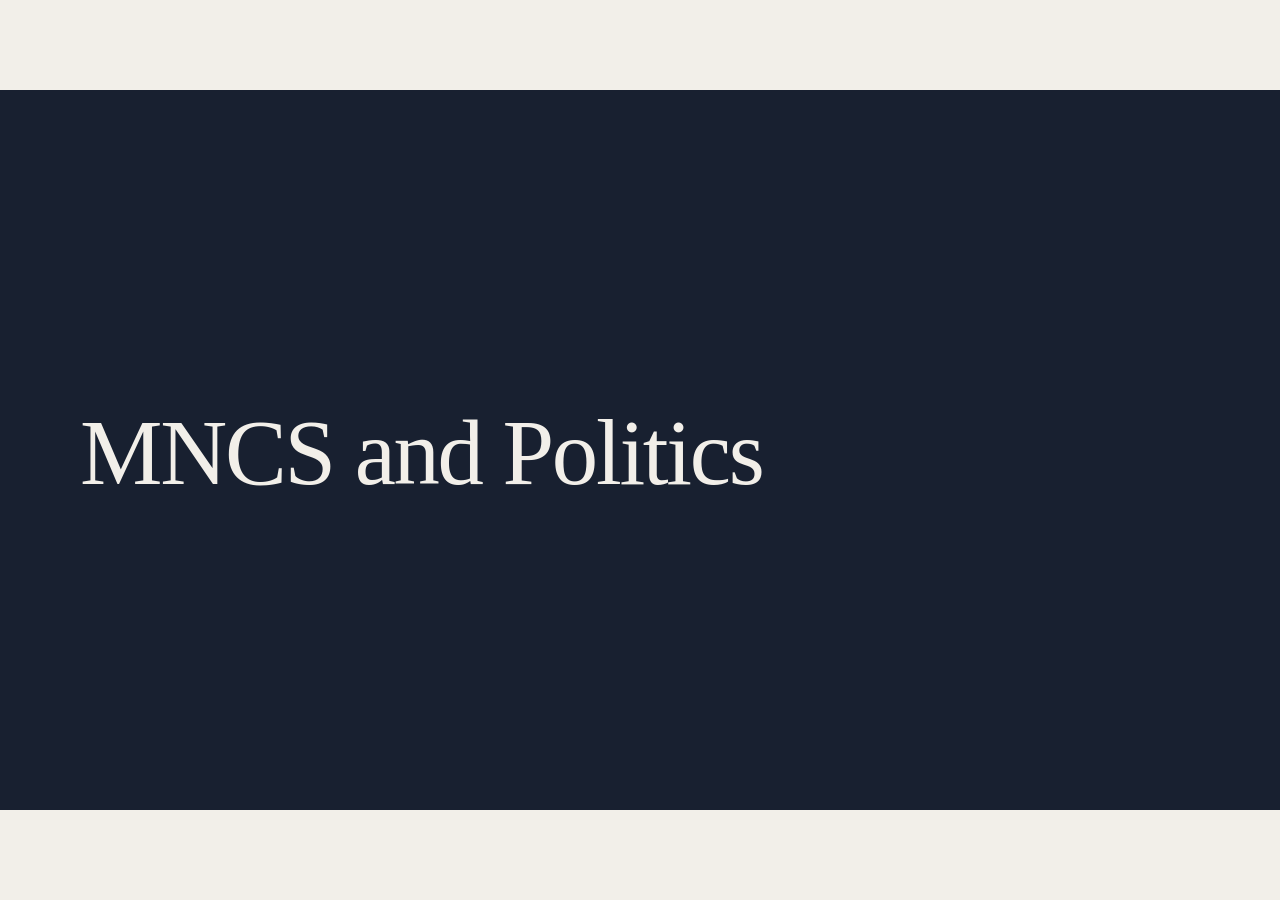
<file: lectures/mncs-and-politics/index.html>
<!doctype html>
<html lang="en">
<head>
<meta charset="utf-8">
<meta name="viewport" content="width=device-width,initial-scale=1">
<title>MNCs and Politics / FDI</title>
<style>

:root{--paper:#f2efe9;--paper2:#e6e2d9;--ink:#1f2933;--muted:#77808c;--olive:#2f7d5b;--rust:#c1502f;--amber:#b07d2b;--violet:#4a6fa5;--navy:#182030}
*{box-sizing:border-box}html,body{margin:0;width:100%;height:100%;background:var(--paper);color:var(--ink)}body{font-family:Arial,Helvetica,sans-serif;overflow:hidden}#viewport{position:fixed;inset:0;display:grid;place-items:center}#canvas{position:relative;width:1600px;height:900px;flex-shrink:0;transform-origin:center center;background:var(--paper)}
.slide{position:absolute;inset:0;padding:76px 100px 68px;--accent:var(--olive);--fit:1;overflow:visible}.slide[hidden]{display:none!important}.slide-inner{height:100%;display:flex;flex-direction:column;gap:24px;position:relative;z-index:1}.slide h1{font-family:Georgia,'Times New Roman',serif;font-weight:400;font-size:calc(80px * var(--fit));line-height:1.08;margin:0;letter-spacing:-.025em;overflow-wrap:break-word}.eyebrow{color:var(--accent);font-size:calc(22px * var(--fit));font-weight:bold;letter-spacing:.14em;text-transform:uppercase;margin:0}.content{font-size:calc(36px * var(--fit));line-height:1.32;min-height:0;flex:1}.content p{margin:0 0 .65em}.content ul{margin:0;padding:0;list-style:none}.rail>li{padding:.43em 0;border-top:1px solid #b9bab6}.children{padding-left:1.1em!important;margin-top:.25em!important;font-size:.82em;list-style:disc!important}.children>li{padding:.15em 0}.content strong{font-weight:700}.cards-list{display:grid;grid-template-columns:repeat(auto-fit,minmax(280px,1fr));gap:28px}.cards-list>li{padding:30px;background:var(--paper2);border-top:5px solid var(--accent)}.columns{display:grid;grid-template-columns:1fr 1fr;gap:64px}.column h2{font-family:Georgia,serif;font-weight:400;font-size:calc(44px * var(--fit));margin:0 0 20px;color:var(--accent)}.polarity .column:first-child{--accent:var(--rust)}.polarity .column:last-child{--accent:var(--olive)}
.cover,.part,.big{background:var(--navy);color:var(--paper)}.cover .slide-inner,.part .slide-inner,.divider .slide-inner,.big .slide-inner{justify-content:center}.cover h1,.part h1,.divider h1,.big h1{font-size:calc(116px * var(--fit));max-width:1300px}.cover .content:empty,.part .content:empty,.divider .content:empty,.big .content:empty{display:none}.quote .body{font-family:Georgia,serif;font-style:italic;font-size:calc(58px * var(--fit));line-height:1.22}.attribution,.credit,.citation{font-size:calc(23px * var(--fit));line-height:1.35;color:var(--muted)}.attribution{letter-spacing:.04em}.footer{font-family:Georgia,serif;font-style:italic;font-size:calc(27px * var(--fit));margin:0}.takeaway{border-left:5px solid var(--accent);padding:15px 24px;background:var(--paper2)}
.photo,.somber{background:var(--navy);color:var(--paper)}.background-image{position:absolute;inset:0;width:100%;height:100%;object-fit:cover}.photo:after,.somber:after{content:'';position:absolute;inset:0;background:rgba(24,32,48,.34)}.somber:after{background:rgba(24,32,48,.62)}.photo h1,.somber h1{font-size:calc(112px * var(--fit));text-shadow:0 3px 16px #182030}.photo .slide-inner,.somber .slide-inner{justify-content:center}.photo .content:empty,.somber .content:empty{display:none}.photo .credit,.somber .credit{color:var(--paper)}
.exhibit{margin:0;min-height:0;height:100%;display:flex;flex-direction:column;gap:12px}.exhibit img{width:100%;height:100%;min-height:0;object-fit:contain}.exhibit figcaption{flex:none}.img .content{display:flex;flex-direction:column;gap:16px}.img .exhibit{flex:1}.portraits{display:grid;grid-template-columns:1fr 1fr;gap:60px;height:100%;min-height:0}.portrait{margin:0;display:flex;flex-direction:column;min-height:0;gap:12px}.portrait img{width:100%;height:360px;object-fit:contain}.portrait figcaption{font-family:Georgia,serif;font-size:calc(38px * var(--fit))}.scholar-grid{display:grid;grid-template-columns:390px 1fr;gap:54px;height:100%;min-height:0}.scholar-grid img{width:100%;max-height:480px;object-fit:contain}.scholar-copy{min-width:0}.scholar-copy .citation{margin-bottom:28px}
.meters{display:flex;gap:60px;margin-top:auto;padding-top:12px}.meter{flex:1}.meter-label{font-size:calc(21px * var(--fit));margin-bottom:12px}.axis-labels{display:flex;justify-content:space-between;font-size:18px;letter-spacing:.06em;margin-bottom:14px}.axis-labels span:first-child{color:var(--rust)}.axis-labels span:last-child{color:var(--olive)}.track{height:7px;position:relative;background:linear-gradient(to right,var(--rust),var(--paper2),var(--olive));margin:0 9px 10px}.marker{position:absolute;left:var(--position);top:50%;transform:translate(-50%,-50%);width:20px;height:20px;border-radius:50%;background:var(--ink);border:3px solid var(--paper)}.lens-axis{margin:80px 0}.lens-axis .track{height:14px}.lens-axis .axis-labels{font-size:28px}
#progress{position:fixed;left:0;bottom:0;height:4px;background:var(--amber);width:0;z-index:10}.sr-only{position:absolute;width:1px;height:1px;padding:0;margin:-1px;overflow:hidden;clip:rect(0,0,0,0);white-space:nowrap;border:0}
@media print{@page{size:1600px 900px;margin:0}html,body{height:auto;overflow:visible}#viewport{position:static;display:block}#canvas{transform:none!important;height:auto} .slide,.slide[hidden]{display:block!important;position:relative;width:1600px;height:900px;break-after:page;page-break-after:always} [data-reveal]{visibility:visible!important;opacity:1!important}#progress,#player-status{display:none}*{-webkit-print-color-adjust:exact;print-color-adjust:exact}}

/* Review copy only: the library supplies the progress display. */
#progress{display:none!important}
</style>
</head>
<body data-mode="review" data-deck-id="workshop" data-storage-key="chartroom:b5657c5d588c02dd">
<main id="viewport" aria-label="Lecture slides"><div id="canvas">
<section class="slide cover" data-slide="0" style="--accent:var(--olive)" aria-labelledby="slide-title-0">
<div class="slide-inner">
<h1 id="slide-title-0">MNCS and Politics</h1>
<div class="content"></div>

</div>
</section>

<section class="slide facts" data-slide="1" style="--accent:var(--olive)" aria-labelledby="slide-title-1" hidden inert>
<div class="slide-inner">
<h1 id="slide-title-1">Post WWI World:</h1>
<div class="content"><ul class="rail">
<li data-reveal>American corporations began establishing local factories in other countries.</li>
<li data-reveal>Europe and Japan started joining them in the 1960s</li>
<li data-reveal>This gave rise to a new actor:<ul class="children">
<li>The NMC/TNC/MNE/TNE</li>
</ul></li>
</ul><p class="takeaway">Nobody knows how to think about this.</p></div>

</div>
</section>

<section class="slide big" data-slide="2" style="--accent:var(--olive)" aria-labelledby="slide-title-2" hidden inert>
<div class="slide-inner">
<h1 id="slide-title-2">Economic production is organized <strong>globally</strong> but political systems remain organized <strong>nationally</strong>.</h1>
<div class="content"></div>

</div>
</section>

<section class="slide facts" data-slide="3" style="--accent:var(--olive)" aria-labelledby="slide-title-3" hidden inert>
<div class="slide-inner">
<h1 id="slide-title-3">Contradictions:</h1>
<div class="content"><ul class="rail">
<li data-reveal>They violate the law of comparative advantage.<ul class="children">
<li>Can you figure out how?</li>
</ul></li>
<li data-reveal>Some are larger in income and wealth than many countries.<ul class="children">
<li>But they do not have sovereign authority or power.</li>
</ul></li>
<li data-reveal>They use non-market means of allocating resources.<ul class="children">
<li>But we previously agreed that markets are the most efficient way to allocate resources. Are they stupid?</li>
</ul></li>
</ul></div>

</div>
</section>

<section class="slide big" data-slide="4" style="--accent:var(--olive)" aria-labelledby="slide-title-4" hidden inert>
<div class="slide-inner">
<p class="eyebrow">The specific behavior of MNCs has a name:</p>
<h1 id="slide-title-4">FDI</h1>
<div class="content"></div>

</div>
</section>

<section class="slide facts" data-slide="5" style="--accent:var(--olive)" aria-labelledby="slide-title-5" hidden inert>
<div class="slide-inner">
<h1 id="slide-title-5">Effects of FDI:</h1>
<div class="content"><ul class="rail">
<li data-reveal>Moves Capital<ul class="children">
<li>From where it is <strong>abundant</strong> to where it is <strong>scarce</strong>.</li>
<li>But... there is also FDI between similarly endowed nations. It&#39;s the majority.</li>
</ul></li>
<li data-reveal>Cultural Imperialism<ul class="children">
<li>Causes consumer patterns in MNC countries to be replicated in branch countries</li>
<li>Coca-Cola, sometimes war</li>
</ul></li>
</ul></div>

</div>
</section>

<section class="slide facts" data-slide="6" style="--accent:var(--olive)" aria-labelledby="slide-title-6" hidden inert>
<div class="slide-inner">
<h1 id="slide-title-6">The Question:</h1>
<div class="content"><ul class="rail">
<li data-reveal>Why do MNCs exist?<ul class="children">
<li>Why acquire their competitors and supply chain, avoiding the market?</li>
<li>Why do business internationally, with all the complications, instead of just lending money?</li>
<li>Why not just do business with firms in other countries?</li>
</ul></li>
</ul></div>

</div>
</section>

<section class="slide facts" data-slide="7" style="--accent:var(--olive)" aria-labelledby="slide-title-7" hidden inert>
<div class="slide-inner">
<p class="eyebrow">Answer One:</p>
<h1 id="slide-title-7">Product Cycle Theory</h1>
<div class="content"><ul class="rail">
<li data-reveal>Reymond Verner came up with a theory that there is a natural cycle.<ul class="children">
<li>1. Firm introduces a product for the domestic market.</li>
<li>2. Firm exports the product to foreign markets.</li>
<li>3. Firm invests in production in the foreign market to sell there.</li>
<li>4. Firm exports the product back home.</li>
</ul></li>
</ul><p class="takeaway">It&#39;s a natural process with explainable steps, not a strategy.</p></div>

</div>
</section>

<section class="slide facts" data-slide="8" style="--accent:var(--olive)" aria-labelledby="slide-title-8" hidden inert>
<div class="slide-inner">
<p class="eyebrow">Answer Two:</p>
<h1 id="slide-title-8">Transaction Costs</h1>
<div class="content"><ul class="rail">
<li data-reveal>There are LOCATIONAL advantages that markets cannot alleviate</li>
<li data-reveal>Things the MNC can use, but not contract upon or own.</li>
<li data-reveal>Examples:<ul class="children">
<li>Proprietary Assets (Public goods, ingangibles, or diffuse goods)</li>
<li>Relationships (especially in the service industry)</li>
<li>Natural Resource investments</li>
<li>Market oriented investments (getting market access to restricted markets)</li>
<li>Efficiency oriented investments</li>
</ul></li>
</ul><p class="takeaway">It&#39;s about leveraging local advantages.</p></div>

</div>
</section>

<section class="slide cards" data-slide="9" style="--accent:var(--olive)" aria-labelledby="slide-title-9" hidden inert>
<div class="slide-inner">
<p class="eyebrow">Answer Three:</p>
<h1 id="slide-title-9">Market Failures</h1>
<div class="content"><ul class="cards-list">
<li>Horizontal Integration:<ul class="children">
<li>A firm creates multiple production facilities that produce the same good. (buying or founding what would normally be competitors. Toyota making cars in Japan and in the US)</li>
<li>Market failure: Intangible assets can’t be sold</li>
</ul></li>
<li>Vertical Integration:<ul class="children">
<li>A firm buys the production of intermediate goods.</li>
<li>Market failure: Specific Asset: Some of these things require long term relationships that contracts can’t provide, like a supply chain.</li>
</ul></li>
</ul></div>

</div>
</section>

<section class="slide cards" data-slide="10" style="--accent:var(--olive)" aria-labelledby="slide-title-10" hidden inert>
<div class="slide-inner">
<h1 id="slide-title-10">The entire process is called: Global Value Chain:</h1>
<div class="content"><ul class="cards-list">
<li><strong>MNC advantages: </strong><ul class="children">
<li>Bringing resources</li>
<li>Bringing technology/expertise</li>
<li>More positive externalities</li>
<li>Access to marketing networks</li>
<li>Raising wages</li>
</ul></li>
<li><strong>MNC disadvantages:</strong><ul class="children">
<li>Crowding out domestic investment</li>
<li>MNCs extracting fees</li>
<li>Requiring purchases from corporation</li>
<li>Drive domestic firms out of business</li>
<li>Less power for domestic government to control economy</li>
</ul></li>
</ul></div>

</div>
</section>

<section class="slide facts" data-slide="11" style="--accent:var(--olive)" aria-labelledby="slide-title-11" hidden inert>
<div class="slide-inner">
<h1 id="slide-title-11">FDI and Democracy</h1>
<div class="content"><ul class="rail">
<li data-reveal>Democracy encourages FDI<ul class="children">
<li>Property Rights</li>
<li>Lower Risk</li>
</ul></li>
<li data-reveal>Democracy discourages FDI<ul class="children">
<li>Local interests demand protection</li>
<li>Collective action problems</li>
</ul></li>
</ul><p class="takeaway">Reseach supports this: Democracies with weak property rights have less FDI</p></div>

</div>
</section>

<section class="slide facts" data-slide="12" style="--accent:var(--olive)" aria-labelledby="slide-title-12" hidden inert>
<div class="slide-inner">
<h1 id="slide-title-12">What role should MNCs play in the concerns of a state?</h1>
<div class="content"><ul class="rail">
<li data-reveal>Answer from :<ul class="children">
<li>ISI/Structuralist</li>
<li>Institutionalist</li>
<li>Liberal</li>
<li>Dependency Theorist</li>
</ul></li>
</ul></div>

</div>
</section>
</div></main>
<div id="progress" aria-hidden="true"></div>
<p id="player-status" class="sr-only" role="status" aria-live="polite"></p>
<script>
/* Review-only bridge for the PSC 334 library; original Studio fitting retained. */
(function deckPlayer() {
    'use strict';
    const slides = Array.from(document.querySelectorAll('.slide'));
    const review = document.body.dataset.mode === 'review';
    let index = 0, step = 0;
    const max = i => review || !slides[i] ? 0 : slides[i].querySelectorAll('[data-reveal]').length;
    const clamp = (n,lo,hi) => Math.max(lo,Math.min(hi,n));
    const getState = () => ({index,step,count:slides.length});
    let parentOrigin = location.origin;
    try {parentOrigin = document.referrer ? new URL(document.referrer).origin : (location.ancestorOrigins && location.ancestorOrigins[0]) || location.origin;} catch (_) {}
    // Chromium reports file:// in ancestorOrigins but serializes message origins as null.
    if (parentOrigin === 'file://') parentOrigin = 'null';
    const images=Array.from(document.images);
    const post = type => {if (parent !== window) parent.postMessage({type,...getState(),total:slides.length,resourcesReady:images.every(img=>img.complete),failedImages:images.filter(img=>img.complete && !img.naturalWidth).length},parentOrigin === 'null' ? '*' : parentOrigin);};
    window.addEventListener('message',event=>{
      if(parent === window || event.source !== parent || event.origin !== parentOrigin || !event.data || event.data.type !== 'chartroom:command')return;
      const actions={next,previous,first:home,last:end,go:()=>go(event.data.index),state:()=>post('chartroom:state'),escape:()=>post('chartroom:exit')};
      if(Object.prototype.hasOwnProperty.call(actions,event.data.action))actions[event.data.action]();
    });
    const storageKey = document.body.dataset.storageKey;
    if (!review) {
      try {
        const saved = JSON.parse(localStorage.getItem(storageKey));
        if (saved && Number.isInteger(saved.index) && Number.isInteger(saved.step) && slides.length) {
          index=clamp(saved.index,0,slides.length-1);step=clamp(saved.step,0,max(index));
        }
      } catch (_) { /* Local-file privacy settings and corrupt saves are harmless. */ }
    }
    function show() {
      if (!review) {try {localStorage.setItem(storageKey,JSON.stringify(getState()));} catch (_) {}}
      slides.forEach((s,i) => {
        s.hidden = i !== index; s.inert = i !== index;
        s.setAttribute('aria-hidden',String(i !== index));
        s.querySelectorAll('[data-reveal]').forEach((el,j) => {
          const visible = review || j < (i === index ? step : 0);
          el.style.visibility = visible ? 'visible' : 'hidden';
          el.setAttribute('aria-hidden',String(!visible));
        });
      });
      post('chartroom:state');
      document.getElementById('progress').style.width = (slides.length ? (index + 1) / slides.length * 100 : 0) + '%';
      document.getElementById('player-status').textContent = slides.length ? 'Slide ' + (index + 1) + ' of ' + slides.length + ': ' + slides[index].querySelector('h1').textContent : 'No slides';
    }
    function go(n) { if (Number.isFinite(n) && slides.length) {index=clamp(Math.trunc(n),0,slides.length-1);step=0;show();} return getState(); }
    function next() {if(step<max(index)){step++;show();}else if(index<slides.length-1)go(index+1);return getState();}
    function previous() {if(step>0){step--;show();}else if(index>0){index--;step=max(index);show();}return getState();}
    function home(){return go(0);}
    function end(){if(slides.length){index=slides.length-1;step=max(index);show();}return getState();}
    function resize() {
      const canvas=document.getElementById('canvas');
      canvas.style.position='absolute';canvas.style.left='50%';canvas.style.top='50%';
      canvas.style.transform='translate(-50%,-50%) scale(' + Math.min(innerWidth/1600,innerHeight/900) + ')';
    }
    function measure(s) {
      const inner=s.querySelector('.slide-inner'),content=s.querySelector('.content');
      const overflowX=Math.max(0,inner.scrollWidth-inner.clientWidth,content.scrollWidth-content.clientWidth);
      const overflowY=Math.max(0,inner.scrollHeight-inner.clientHeight,content.scrollHeight-content.clientHeight);
      return {overflow:overflowX>2 || overflowY>2,overflowX,overflowY};
    }
    function audit() {
      const results=slides.map((s,i)=>{
        const wasHidden=s.hidden;s.hidden=false;
        s.style.setProperty('--fit',1);
        let fit=1,overflow=measure(s);
        while(overflow.overflow && fit>.751){fit=Math.max(.75,fit-.025);s.style.setProperty('--fit',fit.toFixed(3));overflow=measure(s);}
        s.dataset.overflow=String(overflow.overflow);s.dataset.fit=fit.toFixed(3);s.hidden=wasHidden;
        return {slide:i,title:s.querySelector('h1').textContent,fit:Number(fit.toFixed(3)),...overflow};
      });
      document.body.dataset.overflow=String(results.some(r=>r.overflow));
      return results;
    }
    window.ChartroomPlayer = {next,previous,home,end,go,getState,audit};
    window.addEventListener('resize',resize);
    window.addEventListener('load',()=>{resize();audit();post('chartroom:state');});
    images.forEach(img=>{const settled=()=>{audit();post('chartroom:state');};img.addEventListener('load',settled);img.addEventListener('error',settled);});
    resize();audit();
    document.addEventListener('keydown',event => {
      if(event.altKey || event.ctrlKey || event.metaKey || /^(INPUT|TEXTAREA|SELECT|BUTTON)$/.test(event.target.tagName) || event.target.isContentEditable)return;
      const action = {ArrowRight:next,ArrowDown:next,' ':next,PageDown:next,ArrowLeft:previous,ArrowUp:previous,PageUp:previous,Home:home,End:end,Escape:()=>post('chartroom:exit')}[event.key];
      if(action){event.preventDefault();action();}
    });
    show();
  })();
</script>
</body>
</html>
</file>
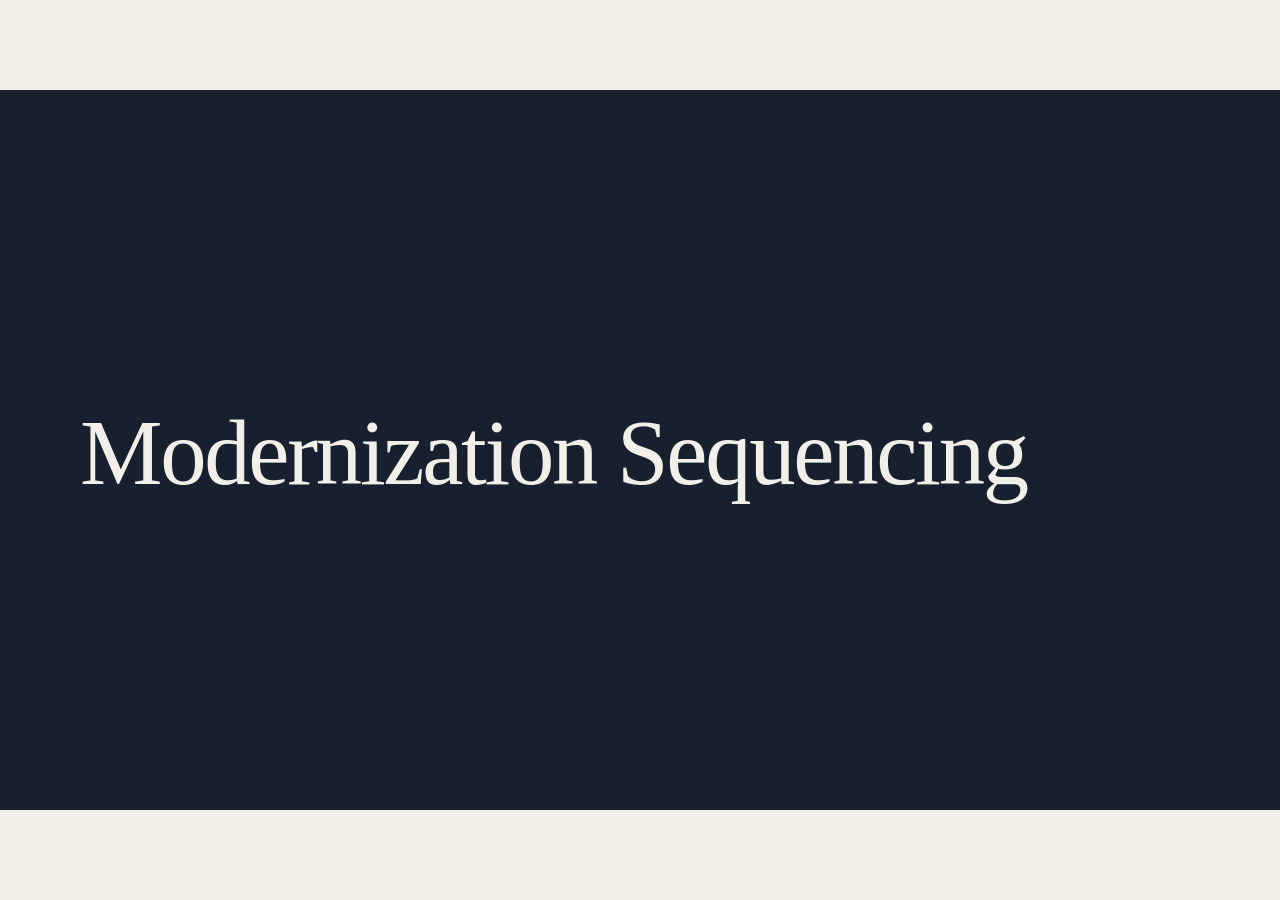
<file: lectures/modernization-sequencing/index.html>
<!doctype html>
<html lang="en">
<head>
<meta charset="utf-8">
<meta name="viewport" content="width=device-width,initial-scale=1">
<title>Modernization Sequencing</title>
<style>

:root{--paper:#f2efe9;--paper2:#e6e2d9;--ink:#1f2933;--muted:#77808c;--olive:#2f7d5b;--rust:#c1502f;--amber:#b07d2b;--violet:#4a6fa5;--navy:#182030}
*{box-sizing:border-box}html,body{margin:0;width:100%;height:100%;background:var(--paper);color:var(--ink)}body{font-family:Arial,Helvetica,sans-serif;overflow:hidden}#viewport{position:fixed;inset:0;display:grid;place-items:center}#canvas{position:relative;width:1600px;height:900px;flex-shrink:0;transform-origin:center center;background:var(--paper)}
.slide{position:absolute;inset:0;padding:76px 100px 68px;--accent:var(--olive);--fit:1;overflow:visible}.slide[hidden]{display:none!important}.slide-inner{height:100%;display:flex;flex-direction:column;gap:24px;position:relative;z-index:1}.slide h1{font-family:Georgia,'Times New Roman',serif;font-weight:400;font-size:calc(80px * var(--fit));line-height:1.08;margin:0;letter-spacing:-.025em;overflow-wrap:break-word}.eyebrow{color:var(--accent);font-size:calc(22px * var(--fit));font-weight:bold;letter-spacing:.14em;text-transform:uppercase;margin:0}.content{font-size:calc(36px * var(--fit));line-height:1.32;min-height:0;flex:1}.content p{margin:0 0 .65em}.content ul{margin:0;padding:0;list-style:none}.rail>li{padding:.43em 0;border-top:1px solid #b9bab6}.children{padding-left:1.1em!important;margin-top:.25em!important;font-size:.82em;list-style:disc!important}.children>li{padding:.15em 0}.content strong{font-weight:700}.cards-list{display:grid;grid-template-columns:repeat(auto-fit,minmax(280px,1fr));gap:28px}.cards-list>li{padding:30px;background:var(--paper2);border-top:5px solid var(--accent)}.columns{display:grid;grid-template-columns:1fr 1fr;gap:64px}.column h2{font-family:Georgia,serif;font-weight:400;font-size:calc(44px * var(--fit));margin:0 0 20px;color:var(--accent)}.polarity .column:first-child{--accent:var(--rust)}.polarity .column:last-child{--accent:var(--olive)}
.cover,.part,.big{background:var(--navy);color:var(--paper)}.cover .slide-inner,.part .slide-inner,.divider .slide-inner,.big .slide-inner{justify-content:center}.cover h1,.part h1,.divider h1,.big h1{font-size:calc(116px * var(--fit));max-width:1300px}.cover .content:empty,.part .content:empty,.divider .content:empty,.big .content:empty{display:none}.quote .body{font-family:Georgia,serif;font-style:italic;font-size:calc(58px * var(--fit));line-height:1.22}.attribution,.credit,.citation{font-size:calc(23px * var(--fit));line-height:1.35;color:var(--muted)}.attribution{letter-spacing:.04em}.footer{font-family:Georgia,serif;font-style:italic;font-size:calc(27px * var(--fit));margin:0}.takeaway{border-left:5px solid var(--accent);padding:15px 24px;background:var(--paper2)}
.photo,.somber{background:var(--navy);color:var(--paper)}.background-image{position:absolute;inset:0;width:100%;height:100%;object-fit:cover}.photo:after,.somber:after{content:'';position:absolute;inset:0;background:rgba(24,32,48,.34)}.somber:after{background:rgba(24,32,48,.62)}.photo h1,.somber h1{font-size:calc(112px * var(--fit));text-shadow:0 3px 16px #182030}.photo .slide-inner,.somber .slide-inner{justify-content:center}.photo .content:empty,.somber .content:empty{display:none}.photo .credit,.somber .credit{color:var(--paper)}
.exhibit{margin:0;min-height:0;height:100%;display:flex;flex-direction:column;gap:12px}.exhibit img{width:100%;height:100%;min-height:0;object-fit:contain}.exhibit figcaption{flex:none}.img .content{display:flex;flex-direction:column;gap:16px}.img .exhibit{flex:1}.portraits{display:grid;grid-template-columns:1fr 1fr;gap:60px;height:100%;min-height:0}.portrait{margin:0;display:flex;flex-direction:column;min-height:0;gap:12px}.portrait img{width:100%;height:360px;object-fit:contain}.portrait figcaption{font-family:Georgia,serif;font-size:calc(38px * var(--fit))}.scholar-grid{display:grid;grid-template-columns:390px 1fr;gap:54px;height:100%;min-height:0}.scholar-grid img{width:100%;max-height:480px;object-fit:contain}.scholar-copy{min-width:0}.scholar-copy .citation{margin-bottom:28px}
.meters{display:flex;gap:60px;margin-top:auto;padding-top:12px}.meter{flex:1}.meter-label{font-size:calc(21px * var(--fit));margin-bottom:12px}.axis-labels{display:flex;justify-content:space-between;font-size:18px;letter-spacing:.06em;margin-bottom:14px}.axis-labels span:first-child{color:var(--rust)}.axis-labels span:last-child{color:var(--olive)}.track{height:7px;position:relative;background:linear-gradient(to right,var(--rust),var(--paper2),var(--olive));margin:0 9px 10px}.marker{position:absolute;left:var(--position);top:50%;transform:translate(-50%,-50%);width:20px;height:20px;border-radius:50%;background:var(--ink);border:3px solid var(--paper)}.lens-axis{margin:80px 0}.lens-axis .track{height:14px}.lens-axis .axis-labels{font-size:28px}
#progress{position:fixed;left:0;bottom:0;height:4px;background:var(--amber);width:0;z-index:10}.sr-only{position:absolute;width:1px;height:1px;padding:0;margin:-1px;overflow:hidden;clip:rect(0,0,0,0);white-space:nowrap;border:0}
@media print{@page{size:1600px 900px;margin:0}html,body{height:auto;overflow:visible}#viewport{position:static;display:block}#canvas{transform:none!important;height:auto} .slide,.slide[hidden]{display:block!important;position:relative;width:1600px;height:900px;break-after:page;page-break-after:always} [data-reveal]{visibility:visible!important;opacity:1!important}#progress,#player-status{display:none}*{-webkit-print-color-adjust:exact;print-color-adjust:exact}}

/* Review copy only: the library supplies the progress display. */
#progress{display:none!important}
</style>
</head>
<body data-mode="review" data-deck-id="lecture-1" data-storage-key="chartroom:94324379b2e7d621">
<main id="viewport" aria-label="Lecture slides"><div id="canvas">
<section class="slide cover" data-slide="0" style="--accent:var(--olive)" aria-labelledby="slide-title-0">
<div class="slide-inner">
<h1 id="slide-title-0">Modernization Sequencing</h1>
<div class="content"></div>

</div>
</section>

<section class="slide big" data-slide="1" style="--accent:var(--olive)" aria-labelledby="slide-title-1" hidden inert>
<div class="slide-inner">
<h1 id="slide-title-1">The Great Divergence</h1>
<div class="content"></div>

</div>
</section>

<section class="slide facts" data-slide="2" style="--accent:var(--olive)" aria-labelledby="slide-title-2" hidden inert>
<div class="slide-inner">
<h1 id="slide-title-2">The Great Divergence</h1>
<div class="content"><ul class="rail">
<li data-reveal>Some countries successfully become wealthy and stable.<ul class="children">
<li>Others did not.</li>
</ul></li>
</ul></div>

</div>
</section>

<section class="slide facts" data-slide="3" style="--accent:var(--olive)" aria-labelledby="slide-title-3" hidden inert>
<div class="slide-inner">
<h1 id="slide-title-3">Rostow&#39;s Modernization Theory:</h1>
<div class="content"><ul class="rail">
<li data-reveal>Economic development is a consequence of societal changes.</li>
<li data-reveal>All societies follow a predictable path</li>
<li data-reveal>5 Stages<ul class="children">
<li>Traditional society</li>
<li>Preconditions for take-off</li>
<li>Take-off</li>
<li>Drive to maturity</li>
<li>Age of high mass consumption</li>
</ul></li>
</ul></div>

</div>
</section>

<section class="slide facts" data-slide="4" style="--accent:var(--olive)" aria-labelledby="slide-title-4" hidden inert>
<div class="slide-inner">
<h1 id="slide-title-4">Fukuyama&#39;s Political Order Theory:</h1>
<div class="content"><ul class="rail">
<li data-reveal>Development is a balance between three forces:<ul class="children">
<li>Centralized states</li>
<li>Rule of law</li>
<li>Accountability mechanisms</li>
</ul></li>
<li data-reveal>Imbalance = Failure.</li>
<li data-reveal>Wrong Order = Failure.</li>
<li data-reveal>Authoritarianism can promote early development.</li>
</ul></div>

</div>
</section>

<section class="slide facts" data-slide="5" style="--accent:var(--olive)" aria-labelledby="slide-title-5" hidden inert>
<div class="slide-inner">
<h1 id="slide-title-5">Acemoglu and Robinson&#39;s Institutionalist Theory:</h1>
<div class="content"><ul class="rail">
<li data-reveal>Development is the result of economic activity<ul class="children">
<li>Economic activity requires stability and property rights.</li>
</ul></li>
<li data-reveal>Inclusive institutions lead to protected property rights..<ul class="children">
<li>Institutions in a feedback loop.</li>
<li>Inclusive institutions need to come first.</li>
</ul></li>
</ul></div>

</div>
</section>

<section class="slide cards" data-slide="6" style="--accent:var(--olive)" aria-labelledby="slide-title-6" hidden inert>
<div class="slide-inner">
<h1 id="slide-title-6">Potential Sequences</h1>
<div class="content"><ul class="cards-list">
<li><strong>Order First:</strong> Societies must establish stable political order first, then democracy, then economic growth will follow.</li>
<li><strong>Institutions First:</strong> Societies must establish inclusive institutions first, then economic growth will follow.</li>
<li><strong>Democracy First:</strong> Societies must establish rules of the game that lead to health and technology expansion first.</li>
<li><strong>Modernization Theory:</strong> Societies must have economic transition first, then democracy will inevitably follow.</li>
</ul></div>

</div>
</section>

<section class="slide cards" data-slide="7" style="--accent:var(--olive)" aria-labelledby="slide-title-7" hidden inert>
<div class="slide-inner">
<p class="eyebrow">The problem?</p>
<h1 id="slide-title-7">What Comes First?</h1>
<div class="content"><ul class="cards-list">
<li><strong>Economy</strong><ul class="children">
<li>To create social transformation and new needs and desires.</li>
<li>To change social norms and weaken tradition.</li>
</ul></li>
<li><strong>Democracy</strong><ul class="children">
<li>To create an environment where people can create growth themselves.</li>
<li>To reward education and health care.</li>
<li>To protect property rights.</li>
</ul></li>
<li><strong>Bureaucracy</strong><ul class="children">
<li>To handle the stresses caused by political and economic change that will follow.</li>
<li>State capacity is necessary.</li>
</ul></li>
</ul></div>

</div>
</section>

<section class="slide big" data-slide="8" style="--accent:var(--olive)" aria-labelledby="slide-title-8" hidden inert>
<div class="slide-inner">
<h1 id="slide-title-8">Potential Traps</h1>
<div class="content"></div>

</div>
</section>

<section class="slide facts" data-slide="9" style="--accent:var(--olive)" aria-labelledby="slide-title-9" hidden inert>
<div class="slide-inner">
<h1 id="slide-title-9">Clientilism</h1>
<div class="content"><ul class="rail">
<li data-reveal>Democracy before Bureaucracy.</li>
<li data-reveal>Vote your friends money.</li>
<li data-reveal>Strong institutions blocked.</li>
</ul></div>

</div>
</section>

<section class="slide facts" data-slide="10" style="--accent:var(--olive)" aria-labelledby="slide-title-10" hidden inert>
<div class="slide-inner">
<h1 id="slide-title-10">Bureaucratic Authoritarianism</h1>
<div class="content"><ul class="rail">
<li data-reveal>Bureaucracy before Democracy.</li>
<li data-reveal>Block economic changes and political chances that threaten the bureaucracy.</li>
</ul></div>

</div>
</section>

<section class="slide facts" data-slide="11" style="--accent:var(--olive)" aria-labelledby="slide-title-11" hidden inert>
<div class="slide-inner">
<h1 id="slide-title-11">Oligarchy</h1>
<div class="content"><ul class="rail">
<li data-reveal>Economy before Democracy.</li>
<li data-reveal>Use economy to enrich leaders, ignore expensive bureaucracy</li>
<li data-reveal>Taxes are a waste of effort.</li>
</ul></div>

</div>
</section>

<section class="slide facts" data-slide="12" style="--accent:var(--olive)" aria-labelledby="slide-title-12" hidden inert>
<div class="slide-inner">
<h1 id="slide-title-12">Fickle Democrats</h1>
<div class="content"><ul class="rail">
<li data-reveal>Democracy before Economy.</li>
<li data-reveal>Elected leaders cannot force short term cost for long term gain on the people.</li>
<li data-reveal>Interest groups as veto players</li>
</ul></div>

</div>
</section>

<section class="slide facts" data-slide="13" style="--accent:var(--olive)" aria-labelledby="slide-title-13" hidden inert>
<div class="slide-inner">
<h1 id="slide-title-13">Sequence #1</h1>
<div class="content"><ul class="rail">
<li data-reveal>Democracy</li>
<li data-reveal>Economy</li>
<li data-reveal>Bureaucracy</li>
</ul></div>
<p class="footer">Where does this order break down?</p>
</div>
</section>

<section class="slide cards" data-slide="14" style="--accent:var(--olive)" aria-labelledby="slide-title-14" hidden inert>
<div class="slide-inner">
<h1 id="slide-title-14">Possible Sequences</h1>
<div class="content"><ul class="cards-list">
<li><strong>Sequence 1</strong><ul class="children">
<li>Democracy</li>
<li>Economy</li>
<li>Bureaucracy</li>
</ul></li>
<li><strong>Sequence 2</strong><ul class="children">
<li>Democracy</li>
<li>Bureaucracy</li>
<li>Economy</li>
</ul></li>
<li><strong>Sequence 3</strong><ul class="children">
<li>Bureaucracy</li>
<li>Democracy</li>
<li>Economy</li>
</ul></li>
<li><strong>Sequence 4</strong><ul class="children">
<li>Bureaucracy</li>
<li>Economy</li>
<li>Democracy</li>
</ul></li>
<li><strong>Sequence 5</strong><ul class="children">
<li>Economy</li>
<li>Democracy</li>
<li>Bureaucracy</li>
</ul></li>
<li><strong>Sequence 6</strong><ul class="children">
<li>Economy</li>
<li>Bureaucracy</li>
<li>Democracy</li>
</ul></li>
</ul></div>

</div>
</section>
</div></main>
<div id="progress" aria-hidden="true"></div>
<p id="player-status" class="sr-only" role="status" aria-live="polite"></p>
<script>
/* Review-only bridge for the PSC 334 library; original Studio fitting retained. */
(function deckPlayer() {
    'use strict';
    const slides = Array.from(document.querySelectorAll('.slide'));
    const review = document.body.dataset.mode === 'review';
    let index = 0, step = 0;
    const max = i => review || !slides[i] ? 0 : slides[i].querySelectorAll('[data-reveal]').length;
    const clamp = (n,lo,hi) => Math.max(lo,Math.min(hi,n));
    const getState = () => ({index,step,count:slides.length});
    let parentOrigin = location.origin;
    try {parentOrigin = document.referrer ? new URL(document.referrer).origin : (location.ancestorOrigins && location.ancestorOrigins[0]) || location.origin;} catch (_) {}
    // Chromium reports file:// in ancestorOrigins but serializes message origins as null.
    if (parentOrigin === 'file://') parentOrigin = 'null';
    const images=Array.from(document.images);
    const post = type => {if (parent !== window) parent.postMessage({type,...getState(),total:slides.length,resourcesReady:images.every(img=>img.complete),failedImages:images.filter(img=>img.complete && !img.naturalWidth).length},parentOrigin === 'null' ? '*' : parentOrigin);};
    window.addEventListener('message',event=>{
      if(parent === window || event.source !== parent || event.origin !== parentOrigin || !event.data || event.data.type !== 'chartroom:command')return;
      const actions={next,previous,first:home,last:end,go:()=>go(event.data.index),state:()=>post('chartroom:state'),escape:()=>post('chartroom:exit')};
      if(Object.prototype.hasOwnProperty.call(actions,event.data.action))actions[event.data.action]();
    });
    const storageKey = document.body.dataset.storageKey;
    if (!review) {
      try {
        const saved = JSON.parse(localStorage.getItem(storageKey));
        if (saved && Number.isInteger(saved.index) && Number.isInteger(saved.step) && slides.length) {
          index=clamp(saved.index,0,slides.length-1);step=clamp(saved.step,0,max(index));
        }
      } catch (_) { /* Local-file privacy settings and corrupt saves are harmless. */ }
    }
    function show() {
      if (!review) {try {localStorage.setItem(storageKey,JSON.stringify(getState()));} catch (_) {}}
      slides.forEach((s,i) => {
        s.hidden = i !== index; s.inert = i !== index;
        s.setAttribute('aria-hidden',String(i !== index));
        s.querySelectorAll('[data-reveal]').forEach((el,j) => {
          const visible = review || j < (i === index ? step : 0);
          el.style.visibility = visible ? 'visible' : 'hidden';
          el.setAttribute('aria-hidden',String(!visible));
        });
      });
      post('chartroom:state');
      document.getElementById('progress').style.width = (slides.length ? (index + 1) / slides.length * 100 : 0) + '%';
      document.getElementById('player-status').textContent = slides.length ? 'Slide ' + (index + 1) + ' of ' + slides.length + ': ' + slides[index].querySelector('h1').textContent : 'No slides';
    }
    function go(n) { if (Number.isFinite(n) && slides.length) {index=clamp(Math.trunc(n),0,slides.length-1);step=0;show();} return getState(); }
    function next() {if(step<max(index)){step++;show();}else if(index<slides.length-1)go(index+1);return getState();}
    function previous() {if(step>0){step--;show();}else if(index>0){index--;step=max(index);show();}return getState();}
    function home(){return go(0);}
    function end(){if(slides.length){index=slides.length-1;step=max(index);show();}return getState();}
    function resize() {
      const canvas=document.getElementById('canvas');
      canvas.style.position='absolute';canvas.style.left='50%';canvas.style.top='50%';
      canvas.style.transform='translate(-50%,-50%) scale(' + Math.min(innerWidth/1600,innerHeight/900) + ')';
    }
    function measure(s) {
      const inner=s.querySelector('.slide-inner'),content=s.querySelector('.content');
      const overflowX=Math.max(0,inner.scrollWidth-inner.clientWidth,content.scrollWidth-content.clientWidth);
      const overflowY=Math.max(0,inner.scrollHeight-inner.clientHeight,content.scrollHeight-content.clientHeight);
      return {overflow:overflowX>2 || overflowY>2,overflowX,overflowY};
    }
    function audit() {
      const results=slides.map((s,i)=>{
        const wasHidden=s.hidden;s.hidden=false;
        s.style.setProperty('--fit',1);
        let fit=1,overflow=measure(s);
        while(overflow.overflow && fit>.751){fit=Math.max(.75,fit-.025);s.style.setProperty('--fit',fit.toFixed(3));overflow=measure(s);}
        s.dataset.overflow=String(overflow.overflow);s.dataset.fit=fit.toFixed(3);s.hidden=wasHidden;
        return {slide:i,title:s.querySelector('h1').textContent,fit:Number(fit.toFixed(3)),...overflow};
      });
      document.body.dataset.overflow=String(results.some(r=>r.overflow));
      return results;
    }
    window.ChartroomPlayer = {next,previous,home,end,go,getState,audit};
    window.addEventListener('resize',resize);
    window.addEventListener('load',()=>{resize();audit();post('chartroom:state');});
    images.forEach(img=>{const settled=()=>{audit();post('chartroom:state');};img.addEventListener('load',settled);img.addEventListener('error',settled);});
    resize();audit();
    document.addEventListener('keydown',event => {
      if(event.altKey || event.ctrlKey || event.metaKey || /^(INPUT|TEXTAREA|SELECT|BUTTON)$/.test(event.target.tagName) || event.target.isContentEditable)return;
      const action = {ArrowRight:next,ArrowDown:next,' ':next,PageDown:next,ArrowLeft:previous,ArrowUp:previous,PageUp:previous,Home:home,End:end,Escape:()=>post('chartroom:exit')}[event.key];
      if(action){event.preventDefault();action();}
    });
    show();
  })();
</script>
</body>
</html>
</file>
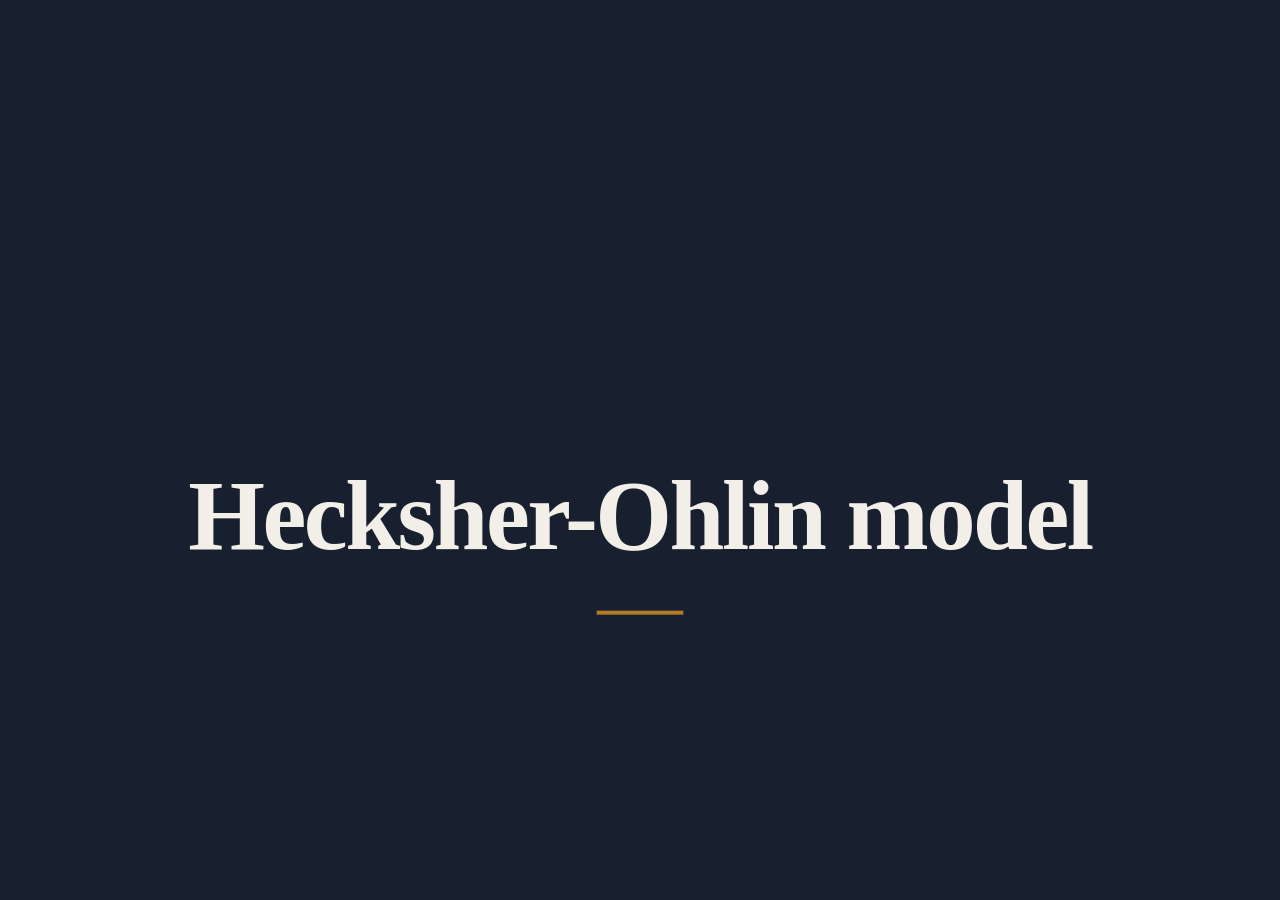
<file: lectures/society-based-theory/index.html>
<!DOCTYPE html>
<html lang="en">
<head>
<meta charset="utf-8">
<meta name="viewport" content="width=device-width, initial-scale=1">
<title>Society-Based Theory — chartroom</title>
<style>

  /* Chartroom palette. Change these tokens to restyle, not the lecture text. */
  :root {
    --paper:#f2efe9; --paper2:#e6e2d9; --ink:#1f2933; --muted:#77808c;
    --olive:#2f7d5b; --rust:#c1502f; --amber:#b07d2b; --violet:#4a6fa5; --navy:#182030;
    --serif:"Iowan Old Style","Palatino Linotype","Book Antiqua",Georgia,serif;
    --sans:"Avenir Next","Segoe UI",system-ui,-apple-system,sans-serif;
  }
  * { box-sizing:border-box; margin:0; padding:0; }
  html,body { height:100%; }
  body { background:var(--navy); color:var(--ink); font-family:var(--sans); overflow:hidden; }
  /* Explicit zero-minimum tracks keep the unscaled canvas from enlarging the grid. */
  #stage { position:fixed; inset:0; display:grid; grid-template:minmax(0,1fr) / minmax(0,1fr); place-items:center; }
  #canvas { position:relative; width:1920px; height:1080px; transform-origin:center; background:var(--paper); }
  .s { position:absolute; inset:0; padding:130px 160px; display:flex; flex-direction:column;
    background:var(--paper); opacity:0; visibility:hidden; pointer-events:none; transition:opacity .22s ease; }
  .s.on { opacity:1; visibility:visible; pointer-events:auto; }
  .headline { font-family:var(--serif); font-size:92px; font-weight:600; line-height:1.09; letter-spacing:-.025em; }
  .eyebrow { font-size:25px; font-weight:600; letter-spacing:.18em; text-transform:uppercase; color:var(--muted); }
  .violet { --hue:var(--violet); } .amber { --hue:var(--amber); }
  .olive { --hue:var(--olive); } .rust { --hue:var(--rust); }
  .ed .headline::before { content:""; display:block; width:80px; height:5px; margin-bottom:30px; background:var(--hue); }
  .navy { background:var(--navy); color:var(--paper); }
  .cover { justify-content:center; align-items:center; text-align:center; padding:130px 200px; }
  .cover .headline { font-size:148px; line-height:1.03; max-width:1520px; }
  .cover.names .headline { max-width:1430px; font-size:134px; }
  .accent { height:6px; width:130px; background:var(--amber); margin-top:65px; }
  .rail { display:grid; gap:24px; margin-top:66px; }
  .f { padding:0 0 26px 34px; border-left:4px solid var(--hue); border-bottom:1px solid rgba(31,41,51,.15); }
  .f:last-child { border-bottom:none; padding-bottom:0; }
  .t { font-size:44px; line-height:1.36; }
  .step { opacity:0; visibility:hidden; transform:translateY(7px); transition:opacity .2s ease,transform .2s ease; }
  .step.shown { opacity:1; visibility:visible; transform:none; }
  .f:not(.current) { border-left-color:var(--paper2); }
  .f.current { border-left-color:var(--hue); }
  .open { color:var(--olive); } .closed { color:var(--rust); }
  .questions { padding-top:140px; }
  .question-pair { display:grid; grid-template-columns:1fr 1fr; gap:64px; margin-top:75px; }
  .question { font-family:var(--serif); font-size:76px; line-height:1.13; padding:28px 0 42px; border-top:5px solid currentColor; }
  .implication { margin-top:65px; font-size:43px; line-height:1.42; max-width:1520px; }
  .examples .rail { margin-top:90px; gap:45px; }
  .examples .t { font-family:var(--serif); font-size:64px; }
  .assumptions .headline { font-size:65px; max-width:1530px; }
  .assumptions .rail { margin-top:56px; gap:25px; }
  .matrix { padding-top:115px; }
  .matrix table { border-collapse:collapse; table-layout:fixed; width:100%; margin-top:65px; }
  .matrix th,.matrix td { text-align:left; vertical-align:middle; }
  .matrix thead th { padding:0 34px 28px; font-size:32px; letter-spacing:.07em; color:var(--violet); }
  .matrix thead th:first-child { width:310px; font-size:24px; font-weight:400; color:var(--muted); }
  .matrix tbody th { padding:42px 20px 42px 0; font-size:34px; font-weight:500; line-height:1.3; }
  .matrix tbody tr { border-top:1px solid rgba(31,41,51,.2); height:230px; }
  .matrix td { padding:42px 34px; border-left:1px solid rgba(31,41,51,.15); background:rgba(255,255,255,.25); }
  .matrix td span { display:block; font-size:36px; line-height:1.4; }
  .matrix td .ab { color:var(--olive); font-weight:600; margin-bottom:20px; }
  .matrix td .sc { color:var(--rust); }
  .countries .t { font-size:49px; }
  .countries .rail,.results .rail { margin-top:76px; gap:37px; }
  .results .t { font-size:46px; }
  .closing .rail { gap:64px; margin-top:88px; }
  .closing .f:last-child .t { font-family:var(--serif); font-size:68px; line-height:1.24; }
  .scholar { padding:100px 160px; display:grid; grid-template-columns:380px 1fr; gap:80px; align-items:start; }
  .scholar .portrait { width:380px; height:460px; border-radius:12px; object-fit:cover; object-position:center top; box-shadow:0 8px 32px rgba(24,32,48,.18); }
  .scholar .body { padding-top:20px; }
  .scholar .cite-box { border:2px solid var(--violet); border-radius:10px; padding:40px 48px; margin-bottom:52px; }
  .scholar .cite-box .cite-label { font-size:18px; font-weight:600; letter-spacing:.18em; text-transform:uppercase; color:var(--violet); margin-bottom:18px; }
  .scholar .cite-box .cite-text { font-family:var(--serif); font-size:34px; line-height:1.48; color:var(--ink); }
  .scholar .takeaway { font-size:44px; line-height:1.42; color:var(--ink); max-width:1200px; }
  #progress { position:fixed; bottom:0; left:0; right:0; height:4px; background:rgba(119,128,140,.14); z-index:5; }
  #barfill { height:100%; width:0; background:var(--amber); }
  @media (prefers-reduced-motion:reduce) { .s,.step { transition:none; transform:none; } }
  @page { size:1920px 1080px; margin:0; }
  @media print {
    body { overflow:visible; background:var(--paper); }
    #stage { position:static; display:block; }
    #canvas { transform:none!important; height:auto; }
    .s { position:relative; height:1080px; break-after:page; }
    .s,.step { opacity:1!important; visibility:visible!important; transform:none!important; }
    #progress { display:none; }
    * { print-color-adjust:exact; -webkit-print-color-adjust:exact; }
  }

/* Review copy: reveal steps shown immediately. */
.step{opacity:1;visibility:visible;transform:none}
</style>
</head>
<body>
<!-- Teaching version: keyboard navigation, stepwise reveals, independent saved position. -->
<div id="stage"><div id="canvas">
  <!-- 01: content retained from original slide 1 -->
  <section class="s cover navy" data-num="1" data-steps="0">
    <h1 class="headline">Hecksher-Ohlin model</h1>
    <div class="accent" aria-hidden="true"></div>
  </section>

  <!-- 02: content retained from original slide 2 -->
  <section class="s ed violet " data-num="2" data-steps="4">
    <h2 class="headline">Hecksher-Ohlin model</h2>
    <div class="rail">
      <div class="f step" data-step="0"><span class="t">Comparative advantage arises from differences in factor endowments.</span></div>
      <div class="f step" data-step="1"><span class="t">Factors: Basic tools of production. Labor, capital, land.</span></div>
      <div class="f step" data-step="2"><span class="t">Imagine <span class="open">LIBERALIZATION</span> and <span class="closed">PROTECTION</span> as two states of an economy.</span></div>
      <div class="f step" data-step="3"><span class="t">Winners and Losers of Trade — Rogowski, R. (1989)</span></div>
    </div>
  </section>

  <!-- 03: content retained from original slide 3 -->
  <section class="s cover navy names" data-num="3" data-steps="0">
    <h2 class="headline">Wolfgang Stolper and Paul Samuelson</h2>
    <div class="accent" aria-hidden="true"></div>
  </section>

  <!-- 04: content retained from original slide 4 -->
  <section class="s questions" data-num="4" data-steps="3">
    <p class="eyebrow">Wolfgang Stolper and Paul Samuelson</p>
    <div class="question-pair">
      <div class="step question closed" data-step="0">Who lobbies for protection?</div>
      <div class="step question open" data-step="1">Who lobbies for liberalization?</div>
    </div>
    <p class="step implication" data-step="2">If we apply the Stolper Samuelson theorem, then, we can see that trade results in urban-rural conflict in two kinds of economies, and class conflict in two other types.</p>
  </section>

  <!-- 05: content retained from original slide 5 -->
  <section class="s ed amber examples" data-num="5" data-steps="3">
    <h2 class="headline">Examples?</h2>
    <div class="rail">
      <div class="f step" data-step="0"><span class="t">Cheaper transportation costs?</span></div>
      <div class="f step" data-step="1"><span class="t">A war or oil embargo?</span></div>
      <div class="f step" data-step="2"><span class="t">International hegemony?</span></div>
    </div>
  </section>

  <!-- 06: content retained from original slide 6 -->
  <section class="s ed amber assumptions" data-num="6" data-steps="4">
    <h2 class="headline step" data-step="0">This gets even more interesting if we are willing to grant some assumptions:</h2>
    <div class="rail">
      <div class="f step" data-step="1"><span class="t">Beneficiaries of a change will try to continue it.</span></div>
      <div class="f step" data-step="2"><span class="t">Victims of a change will try and slow or stop it.</span></div>
      <div class="f step" data-step="3"><span class="t">Being richer is connected to being more politically powerful.</span></div>
    </div>
  </section>

  <!-- 07: content retained from original slide 7 -->
  <section class="s ed matrix violet" data-num="7" data-steps="0">
    <h2 class="headline" id="matrix-title">Rogowski Model</h2>
    <table aria-labelledby="matrix-title">
      <thead><tr><th>economy</th><th scope="col">ADVANCED</th><th scope="col">BACKWARD</th></tr></thead>
      <tbody>
        <tr><th scope="row">HIGH land:labor</th><td><span class="ab">ABUNDANT: Capital, Land</span><span class="sc">SCARCE: Labor</span></td><td><span class="ab">ABUNDANT: Land</span><span class="sc">SCARCE: Capital, Labor</span></td></tr>
        <tr><th scope="row">LOW land:labor</th><td><span class="ab">ABUNDANT: Capital, Labor</span><span class="sc">SCARCE: Land</span></td><td><span class="ab">ABUNDANT: Labor</span><span class="sc">SCARCE: Capital, Land</span></td></tr>
      </tbody>
    </table>
  </section>

  <!-- 08: Effects of Exposure — new slide -->
  <section class="s ed violet" data-num="8" data-steps="4">
    <p class="eyebrow">Stolper Samuelson</p>
    <h2 class="headline">Effects of Exposure</h2>
    <div class="rail">
      <div class="f step" data-step="0"><span class="t">Advanced economies with abundant labor and scarce land: <strong>Urban-Rural Conflict</strong></span></div>
      <div class="f step" data-step="1"><span class="t">Undeveloped economies with abundant land and scarce labor: <strong>Urban-Rural Conflict</strong></span></div>
      <div class="f step" data-step="2"><span class="t">Undeveloped economies with abundant labor and scarce land: <strong>Class Conflict</strong></span></div>
      <div class="f step" data-step="3"><span class="t">Advanced economies with abundant land and scarce labor: <strong>Class Conflict</strong></span></div>
    </div>
  </section>

  <!-- 09: content retained from original slide 8 -->
  <section class="s ed olive countries" data-num="9" data-steps="3">
    <h2 class="headline">A period of expanding trade</h2>
    <div class="rail">
      <div class="f step" data-step="0"><span class="t">Germany: Capital Poor, Labor Rich, Land Poor.</span></div>
      <div class="f step" data-step="1"><span class="t">US: Capital Poor, Labor Poor, Land Rich.</span></div>
      <div class="f step" data-step="2"><span class="t">Britain: Capital Rich. Labor Rich. Land Poor.</span></div>
    </div>
  </section>

  <!-- 10: content retained from original slide 9 -->
  <section class="s ed olive results" data-num="10" data-steps="3">
    <h2 class="headline">A period of expanding trade</h2>
    <div class="rail">
      <div class="f step" data-step="0"><span class="t">German Result: Class Conflict. Socialism. Protectionism. Imperialism.</span></div>
      <div class="f step" data-step="1"><span class="t">US Result: Urban-Rural Conflict. Populism.</span></div>
      <div class="f step" data-step="2"><span class="t">British Result: Expanded franchise. Democratization of institutions.</span></div>
    </div>
  </section>

  <!-- 11: content retained from original slide 10 -->
  <section class="s ed rust closing" data-num="11" data-steps="2">
    <h2 class="headline">A period of decreasing trade</h2>
    <div class="rail">
      <div class="f step" data-step="0"><span class="t">In the 1930s, countries began cutting off trade.</span></div>
      <div class="f step" data-step="1"><span class="t">Trade exposure affects politics, but politics also affects trade exposure.</span></div>
    </div>
  </section>

  <!-- 12: Amy Pond — sanctions as exogenous protection -->
  <section class="s scholar" data-num="12" data-steps="0">
    <img class="portrait" src="[data-uri]" alt="Amy Pond, Washington University in St. Louis">
    <div class="body">
      <div class="cite-box">
        <p class="cite-label">Citation</p>
        <p class="cite-text">Pond, Amy. "Economic Sanctions and Demand for Protection." <em>Journal of Conflict Resolution</em> 61, no. 5 (2017): 1073–1094.</p>
      </div>
      <p class="takeaway">Sanctions as exogenously imposed protection still affect factor influence.</p>
    </div>
  </section>
</div></div>
<div id="progress" aria-hidden="true"><div id="barfill"></div></div>
<script src="../../deck-player.js"></script>
</body>
</html>
</file>
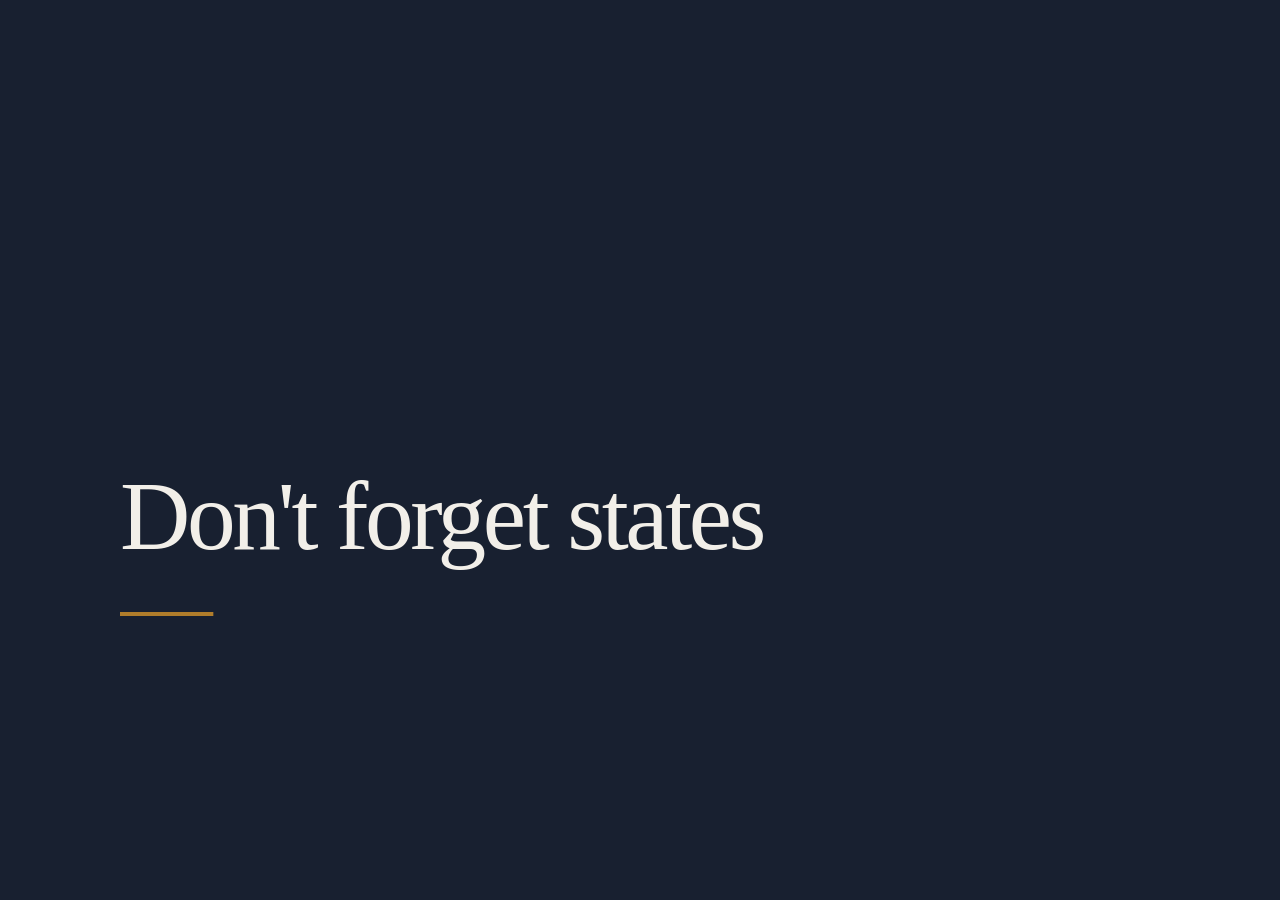
<file: lectures/state-based-theory/index.html>
<!DOCTYPE html>
<html lang="en">
<head>
<meta charset="utf-8">
<meta name="viewport" content="width=device-width, initial-scale=1">
<title>State-Based Theory — chartroom</title>
<style>

/* Edit palette and layout here; lecture wording is ordinary HTML below. */
:root {
 --paper:#f2efe9; --paper2:#e6e2d9; --ink:#1f2933; --muted:#69727c;
 --olive:#2f7d5b; --rust:#c1502f; --amber:#b07d2b; --violet:#4a6fa5; --navy:#182030;
 --serif:"Iowan Old Style","Palatino Linotype","Book Antiqua",Georgia,serif;
 --sans:"Avenir Next","Segoe UI",system-ui,sans-serif;
}
*{box-sizing:border-box;margin:0;padding:0}
html,body{height:100%}
body{background:var(--navy);color:var(--ink);font-family:var(--sans);overflow:hidden}
#stage{position:fixed;inset:0;display:grid;grid-template:minmax(0,1fr)/minmax(0,1fr);place-items:center}
#canvas{position:relative;width:1920px;height:1080px;transform-origin:center;background:var(--paper)}
.s{position:absolute;inset:0;padding:112px 148px;display:flex;flex-direction:column;background:var(--paper);opacity:0;visibility:hidden;pointer-events:none;transition:opacity .22s ease}
.s.on{opacity:1;visibility:visible;pointer-events:auto}
.headline{font-family:var(--serif);font-size:91px;font-weight:500;line-height:1.08;letter-spacing:-.035em;max-width:1580px}
.eyebrow{font-size:24px;letter-spacing:.15em;text-transform:uppercase;color:var(--muted);font-weight:600}
.violet{--hue:var(--violet)}.olive{--hue:var(--olive)}.rust{--hue:var(--rust)}.amber{--hue:var(--amber)}
.ed .headline::before{content:"";display:block;width:80px;height:5px;background:var(--hue);margin-bottom:29px}
.navy{background:var(--navy);color:var(--paper)}
.cover{justify-content:center;padding:125px 180px}
.cover .headline{font-size:154px;line-height:1.07;max-width:1500px}
.cover:not(.chapter) .headline{max-width:1350px}
.accent{height:6px;width:140px;background:var(--amber);margin-top:65px;flex-shrink:0}
.rust-accent{background:var(--rust)}
.chapter .headline{font-size:144px;max-width:1480px}
.strategic-cover .headline{max-width:950px;font-size:174px}
.step{opacity:0;visibility:hidden;transform:translateY(7px);transition:opacity .2s ease,transform .2s ease}
.step.shown{opacity:1;visibility:visible;transform:none}
.cards{display:grid;grid-template-columns:1fr 1fr;gap:54px;margin-top:68px}
.card{border-top:4px solid var(--hue);padding:40px 40px 36px;background:rgba(255,255,255,.32)}
.card-title{font-family:var(--serif);font-size:57px;line-height:1.13;font-weight:500;letter-spacing:-.025em}
.card-line{font-size:39px;line-height:1.4;margin-top:38px}
.approaches{gap:66px;margin-top:70px}
.approaches .card{min-height:515px}
.society{--hue:var(--amber)}.state{--hue:var(--violet)}
.card-title{color:var(--hue)}
.approaches .card-line+.card-line{padding-top:30px;border-top:1px solid rgba(31,41,51,.15)}
.strength .question-title{font-family:var(--serif);font-size:81px;font-weight:500;line-height:1.12;letter-spacing:-.03em;margin-top:42px;max-width:1480px}
.hypothesis{font-size:37px;color:var(--violet);margin-top:51px}
.quotation{font-family:var(--serif);font-size:58px;line-height:1.24;border-left:4px solid var(--violet);padding-left:36px;margin-top:28px;max-width:1510px}
.verdict{align-self:flex-end;font-family:var(--serif);font-style:italic;font-size:64px;color:var(--rust);margin-top:35px}
.welfare .headline{font-size:82px;max-width:1550px}
.thesis{font-family:var(--serif);font-size:89px;line-height:1.2;margin-top:84px;max-width:1500px}
.ask{margin-top:65px;padding-top:28px;border-top:1px solid rgba(31,41,51,.2);font-size:51px;color:var(--olive)}
.rail{display:grid;gap:32px;margin-top:66px}
.f{border-left:4px solid var(--paper2);padding:8px 0 28px 34px;border-bottom:1px solid rgba(31,41,51,.16)}
.f.current{border-left-color:var(--hue)}
.t{font-size:47px;line-height:1.34}
.logic .headline{font-size:84px}
.logic .rail{margin-top:67px;gap:27px}
.conclusion{font-family:var(--serif);font-size:63px;line-height:1.23;background:rgba(193,80,47,.07);border-left:5px solid var(--rust);padding:27px 36px;margin-top:45px}
.barriers .headline{font-size:79px;max-width:1400px}
.deck-intro{font-size:33px;color:var(--muted);margin-top:31px}
.barriers-cards{margin-top:38px;gap:52px}
.barriers-cards .card{min-height:410px;padding:34px 39px}
.barriers-cards .card-title{font-size:58px}
.barriers-cards .card-line{font-size:42px;line-height:1.38;margin-top:35px}
.strategy .rail{margin-top:53px;gap:22px}
.strategy .t{font-size:45px}
.why{font-family:var(--serif);font-size:86px;color:var(--violet);margin-top:26px;line-height:1.12}
.last-point{font-size:46px;line-height:1.34;margin-top:25px;max-width:1550px}
.closing{justify-content:center;padding:130px 180px}
.closing .eyebrow{color:#aeb8c6;margin-bottom:60px}
.closing .headline{font-size:181px;line-height:1.03;max-width:1480px}
#progress{position:fixed;bottom:0;left:0;right:0;height:4px;background:rgba(119,128,140,.14);z-index:5}
#barfill{height:100%;background:var(--amber);width:0}
@media(prefers-reduced-motion:reduce){.s,.step{transition:none;transform:none}}
@page{size:1920px 1080px;margin:0}
@media print{
 body{overflow:visible;background:var(--paper)}
 #stage{position:static;display:block}#canvas{transform:none!important;height:auto}
 .s{position:relative;height:1080px;break-after:page}.s:last-child{break-after:auto}
 .s,.step{opacity:1!important;visibility:visible!important;transform:none!important}
 #progress{display:none}*{print-color-adjust:exact;-webkit-print-color-adjust:exact}
}

/* Two-section expansion: section labels and first-section layouts. */
.part-label{position:absolute;top:45px;left:148px;font-size:21px;line-height:1.2;letter-spacing:.14em;text-transform:uppercase;color:var(--muted);font-weight:600}
.navy .part-label{color:#aeb8c6}
.major .headline{max-width:1540px!important;font-size:146px}
.new-part .headline{font-size:86px}
.new-part .rail{margin-top:58px;gap:32px}
.new-part .t{font-size:49px;line-height:1.34}
.actor-thesis{font-size:53px;line-height:1.35;margin-top:57px;max-width:1570px}
.goal-grid{display:grid;grid-template-columns:1fr 1fr;gap:27px 54px;margin-top:47px;padding-left:42px;border-left:3px solid var(--paper2)}
.goal{font-family:var(--serif);font-size:53px;line-height:1.2;padding:26px 22px;border-top:3px solid var(--olive);background:rgba(255,255,255,.27)}
.income .rail,.political .rail{margin-top:72px;gap:40px}
.stability-rail{display:grid;gap:27px;margin-top:50px}
.stability .t{font-size:46px}
.factor-group{padding:0 0 17px 36px;border-left:4px solid var(--paper2)}
.factor-label{font-size:43px;line-height:1.3}
.factor-list{display:flex;align-items:center;list-style:none;gap:26px;margin-top:24px;margin-left:28px}
.factor{font-family:var(--serif);font-size:43px;padding:18px 32px;background:rgba(193,80,47,.07);border-bottom:2px solid var(--rust)}
.factor:last-child{background:transparent;font-family:var(--sans);font-size:37px;font-style:italic;border:0;padding-left:34px}
.growth .rail{gap:15px;margin-top:42px}
.growth .t{font-size:43px;line-height:1.25}
.growth .f{padding:3px 0 16px 31px}
.growth .conseq{font-size:39px;padding-left:64px;margin-left:32px;border-left:2px solid var(--paper2)}
.structure .rail{margin-top:85px;gap:43px}
.structure .t{font-family:var(--serif);font-size:69px}
.hegemony .headline{max-width:1360px}
.hegemony .rail{margin-top:63px;gap:35px}
.history .headline{font-size:72px;max-width:1550px}
.era-list{margin-top:45px;display:grid;gap:25px}
.era{display:grid;grid-template-columns:325px 1fr;gap:38px;border-top:1px solid rgba(31,41,51,.2);padding-top:26px}
.era-date{font-family:var(--serif);font-size:62px;line-height:1.1;color:var(--hue)}
.era-detail{font-size:43px;line-height:1.3;padding-left:22px;border-left:3px solid var(--paper2)}
.era-points{display:grid;gap:16px}
.weakness .era-list{margin-top:35px;gap:21px}
.weakness .era{padding-top:21px}
.weakness .era-detail{font-size:37px;line-height:1.28}
.weakness .era-date{font-size:56px}
.imgfit{padding:100px 95px 85px;justify-content:center}
.imgfit figure{width:100%;height:850px;display:flex;align-items:center;justify-content:center}
.imgfit img{display:block;width:100%;height:100%;object-fit:contain;filter:drop-shadow(0 7px 15px rgba(24,32,48,.08))}
.big-question{justify-content:center;padding:140px 170px}
.big-question .headline{font-size:122px;line-height:1.13;max-width:1560px}

/* Review copy: reveal steps shown immediately. */
.step{opacity:1;visibility:visible;transform:none}
</style>
</head>
<body>
<!-- Teaching deck: arrow/space reveals, Home/End, F fullscreen. All assets local. -->
<div id="stage"><main id="canvas" aria-label="Lecture slides">
<!-- 01: Aren't we forgetting someone?-->
<section data-num="1" class="s cover navy major" data-steps="0" data-part="1" aria-hidden="true">
<h1 class="headline">Don&#x27;t forget states</h1><div class="accent" aria-hidden="true"></div>
</section>

<!-- 02: Don't forget states -->
<section data-num="2" class="s ed new-part olive actor" data-steps="5" data-part="1" aria-hidden="true">
<p class="part-label">Don&#x27;t forget states</p><h2 class="headline">The State As Actor</h2><p class="step actor-thesis" data-step="0">States want distinct things- not just the vessel of class, factor, or sector.</p><div class="goal-grid"><div class="step goal" data-step="1">Aggregate National Income</div><div class="step goal" data-step="2">Social Stability</div><div class="step goal" data-step="3">Political Power</div><div class="step goal" data-step="4">Economic Growth</div></div>
</section>

<!-- 03: Don't forget states -->
<section data-num="3" class="s ed new-part olive income" data-steps="3" data-part="1" aria-hidden="true">
<p class="part-label">Don&#x27;t forget states</p><h2 class="headline">Aggregate National Income</h2><div class="rail"><p class="step f t" data-step="0">Classical Econ tells us that trade openness is best for everyone for this</p><p class="step f t" data-step="1">Big and small states alike benefit from trade</p><p class="step f t" data-step="2">Perhaps the small states benefit more?</p></div>
</section>

<!-- 04: Don't forget states -->
<section data-num="4" class="s ed new-part rust stability" data-steps="8" data-part="1" aria-hidden="true">
<p class="part-label">Don&#x27;t forget states</p><h2 class="headline">Social Stability</h2><div class="stability-rail"><p class="step f t" data-step="0">Exposure to unpredictable world market can be dangerous</p><div class="factor-group"><p class="step factor-label" data-step="1">Trade moves factors:</p><ul class="factor-list"><li class="step factor" data-step="2">Land</li><li class="step factor" data-step="3">Labor</li><li class="step factor" data-step="4">Capital</li><li class="step factor" data-step="5">2/3 can move</li></ul></div><p class="step f t" data-step="6">Big states likely less bothered</p><p class="step f t" data-step="7">Developed states likely less bothered</p></div>
</section>

<!-- 05: Don't forget states -->
<section data-num="5" class="s ed new-part violet political" data-steps="3" data-part="1" aria-hidden="true">
<p class="part-label">Don&#x27;t forget states</p><h2 class="headline">Political Power</h2><div class="rail"><p class="step f t" data-step="0">The relationship is inverted here: The opportunity cost of closure weakens power</p><p class="step f t" data-step="1">Small states are the most vulnerable</p><p class="step f t" data-step="2">Dependent states are the most vulnerable</p></div>
</section>

<!-- 06: Don't forget states -->
<section data-num="6" class="s ed new-part amber growth" data-steps="7" data-part="1" aria-hidden="true">
<p class="part-label">Don&#x27;t forget states</p><h2 class="headline">Economic Growth</h2><div class="rail"><p class="step f t" data-step="0">For small states, access to markets is extremely important for growth</p><p class="step f t" data-step="1">For large states, access to markets is still helpful</p><p class="step f t" data-step="2">Small states get access to technology</p><p class="step f t" data-step="3">Large states lose technology advantages</p><p class="step f t" data-step="4">Exceptions:</p><p class="step conseq t" data-step="5">Dependency Theory</p><p class="step conseq t" data-step="6">Infant Industries</p></div>
</section>

<!-- 07: Don't forget states -->
<section data-num="7" class="s ed new-part violet structure" data-steps="3" data-part="1" aria-hidden="true">
<p class="part-label">Don&#x27;t forget states</p><h2 class="headline">Structure</h2><div class="rail"><p class="step f t" data-step="0">How Many States?</p><p class="step f t" data-step="1">Developed:Undeveloped Ratio</p><p class="step f t" data-step="2">Power ratio</p></div>
</section>

<!-- 08: Don't forget states -->
<section data-num="8" class="s ed new-part olive hegemony" data-steps="3" data-part="1" aria-hidden="true">
<p class="part-label">Don&#x27;t forget states</p><h2 class="headline">Hegemony is associated with Openness</h2><div class="rail"><p class="step f t" data-step="0">Big states want benefits</p><p class="step f t" data-step="1">Small states want access to big market</p><p class="step f t" data-step="2">Big state sets rules and example</p></div>
</section>

<!-- 09: Don't forget states -->
<section data-num="9" class="s imgfit krasner" data-steps="0" data-part="1" aria-hidden="true">
<p class="part-label">Don&#x27;t forget states</p><figure><img src="[data-uri]" alt="Krasner: probability of an open trading structure by size and level of development of states"></figure>
</section>

<!-- 10: Don't forget states -->
<section data-num="10" class="s ed new-part olive history support" data-steps="6" data-part="1" aria-hidden="true">
<p class="part-label">Don&#x27;t forget states</p><h2 class="headline">Eras that Krasner thought support the argument:</h2><div class="era-list"><article class="era"><p class="step era-date" data-step="0">1820-1879</p><div class="era-points"><p class="step era-detail" data-step="1">Increasing openness and rising hegemony of Britain</p></div></article><article class="era"><p class="step era-date" data-step="2">1880-1900</p><div class="era-points"><p class="step era-detail" data-step="3">Modest closure as Britain declined</p></div></article><article class="era"><p class="step era-date" data-step="4">1945-1960</p><div class="era-points"><p class="step era-detail" data-step="5">As US rose, trade dramatically opened</p></div></article></div>
</section>

<!-- 11: Don't forget states -->
<section data-num="11" class="s ed new-part rust history weakness" data-steps="8" data-part="1" aria-hidden="true">
<p class="part-label">Don&#x27;t forget states</p><h2 class="headline">Eras that Krasner thought weaken the argument:</h2><div class="era-list"><article class="era"><p class="step era-date" data-step="0">1900-1913</p><div class="era-points"><p class="step era-detail" data-step="1">Before WWI, lots of trade despite no hegemon.</p><p class="step era-detail" data-step="2">Britain invested everything in free trade, and it cost them the empire</p></div></article><article class="era"><p class="step era-date" data-step="3">1919-1939</p><div class="era-points"><p class="step era-detail" data-step="4">US power was rising, but no one acted like a hegemon was rising.</p><p class="step era-detail" data-step="5">Closure, depression, etc</p></div></article><article class="era"><p class="step era-date" data-step="6">1960-1976</p><div class="era-points"><p class="step era-detail" data-step="7">Krasner thought US was declining, but trade wasn&#x27;t slowing.</p></div></article></div>
</section>

<!-- 12: Don't forget states -->
<section data-num="12" class="s navy big-question" data-steps="0" data-part="1" aria-hidden="true">
<p class="part-label">Don&#x27;t forget states</p><h2 class="headline">Was Krasner&#x27;s theory limited by his POV?</h2><div class="accent" aria-hidden="true"></div>
</section>

<!-- 13: Strategy of State-Centered Trade -->
<section data-num="13" data-part="2" class="s cover navy major" data-steps="0" aria-hidden="true">
<h2 class="headline">Strategy of<br>State-Centered Trade</h2><div class="accent" aria-hidden="true"></div>
</section>

<!-- 14: Strategy of State-Centered Trade -->
<section data-num="14" data-part="2" class="s ed violet compare" data-steps="6" aria-hidden="true">
<p class="part-label">Strategy of State-Centered Trade</p>
<h2 class="headline">Basic Assumptions</h2><div class="cards approaches">
<article class="card society">
<h3 class="step card-title" data-step="0">Society Centered Approach:</h3>
<p class="step card-line" data-step="1">Decisions are the result of interest groups</p>
<p class="step card-line" data-step="2">The state is purely an agent of interests</p>
</article>
<article class="card state">
<h3 class="step card-title" data-step="3">State Centered Approach:</h3>
<p class="step card-line" data-step="4">The state’s decision makers try and work for the good of the state</p>
<p class="step card-line" data-step="5">Interest groups do not override state interest</p>
</article></div>
</section>

<!-- 15: Strategy of State-Centered Trade -->
<section data-num="15" data-part="2" class="s ed violet strength" data-steps="4" aria-hidden="true">
<p class="part-label">Strategy of State-Centered Trade</p>
<p class="eyebrow">Basic Assumptions</p><h2 class="question-title">When would you choose one approach or another?</h2><p class="step hypothesis" data-step="1">Perhaps State Strength ?</p><blockquote class="step quotation" data-step="2">“The degree to which national policymakers . . . are insulated from domestic interest-group pressures”</blockquote><p class="step verdict" data-step="3">Questionable.</p>
</section>

<!-- 16: Strategy of State-Centered Trade -->
<section data-num="16" data-part="2" class="s ed olive welfare" data-steps="2" aria-hidden="true">
<p class="part-label">Strategy of State-Centered Trade</p>
<h2 class="headline">Consumer Welfare/Growth Justification</h2><p class="step thesis" data-step="0">What’s good for the people is good for the state sometimes.</p><p class="step ask" data-step="1">When would this be true?</p>
</section>

<!-- 17: Strategy of State-Centered Trade -->
<section data-num="17" data-part="2" class="s cover navy chapter" data-steps="0" aria-hidden="true">
<p class="part-label">Strategy of State-Centered Trade</p>
<h2 class="headline">Infant Industry Justification</h2><div class="accent rust-accent" aria-hidden="true"></div>
</section>

<!-- 18: Strategy of State-Centered Trade -->
<section data-num="18" data-part="2" class="s ed rust logic" data-steps="3" aria-hidden="true">
<p class="part-label">Strategy of State-Centered Trade</p>
<h2 class="headline">Infant Industry Justification</h2><div class="rail">
<div class="step f t" data-step="0">Assumption 1: It is good to have domestic industry.</div>
<div class="step f t" data-step="1">Assumption 2: Domestic industries are not always immediately competitive</div>
</div><p class="step conclusion" data-step="2">Ergo, it is good to temporarily protect domestic industries.</p>
</section>

<!-- 19: Strategy of State-Centered Trade -->
<section data-num="19" data-part="2" class="s ed amber barriers" data-steps="3" aria-hidden="true">
<p class="part-label">Strategy of State-Centered Trade</p>
<h2 class="headline">Barriers to domestic industry success</h2><p class="step deck-intro" data-step="0">Reasons infant industries might struggle:</p><div class="cards barriers-cards">
<article class="card step" data-step="1"><h3 class="card-title">Economies of Scale</h3><p class="card-line">When making more of a thing makes it substantially cheaper to make yet more of it.</p></article>
<article class="card step" data-step="2"><h3 class="card-title">Economies of Experience</h3><p class="card-line">When production requires specific skills that require experience.</p></article>
</div>
</section>

<!-- 20: Strategy of State-Centered Trade -->
<section data-num="20" data-part="2" class="s cover navy chapter strategic-cover" data-steps="0" aria-hidden="true">
<p class="part-label">Strategy of State-Centered Trade</p>
<h2 class="headline">Strategic Trade</h2><div class="accent" aria-hidden="true"></div>
</section>

<!-- 21: Strategy of State-Centered Trade -->
<section data-num="21" data-part="2" class="s ed violet strategy" data-steps="4" aria-hidden="true">
<p class="part-label">Strategy of State-Centered Trade</p>
<h2 class="headline">Strategic Trade</h2><div class="rail">
<div class="step f t" data-step="0">Some important industries are oligopolistic</div>
<div class="step f t" data-step="1">If a state contains one of the few oligopolistic firms, that could be very good.</div>
</div><p class="step why" data-step="2">Why?</p><p class="step last-point" data-step="3">If your citizens’ firm is not first, it is less likely to displace the firm that already exists.</p>
</section>

<!-- 22: Strategy of State-Centered Trade -->
<section data-num="22" data-part="2" class="s navy closing" data-steps="0" aria-hidden="true">
<p class="part-label">Strategy of State-Centered Trade</p>
<p class="eyebrow">Strategic Trade</p><h2 class="headline">So subsidize.</h2><div class="accent" aria-hidden="true"></div>
</section>
</main></div>
<div id="progress" aria-hidden="true"><div id="barfill"></div></div>
<script src="../../deck-player.js"></script>
</body>
</html>
</file>
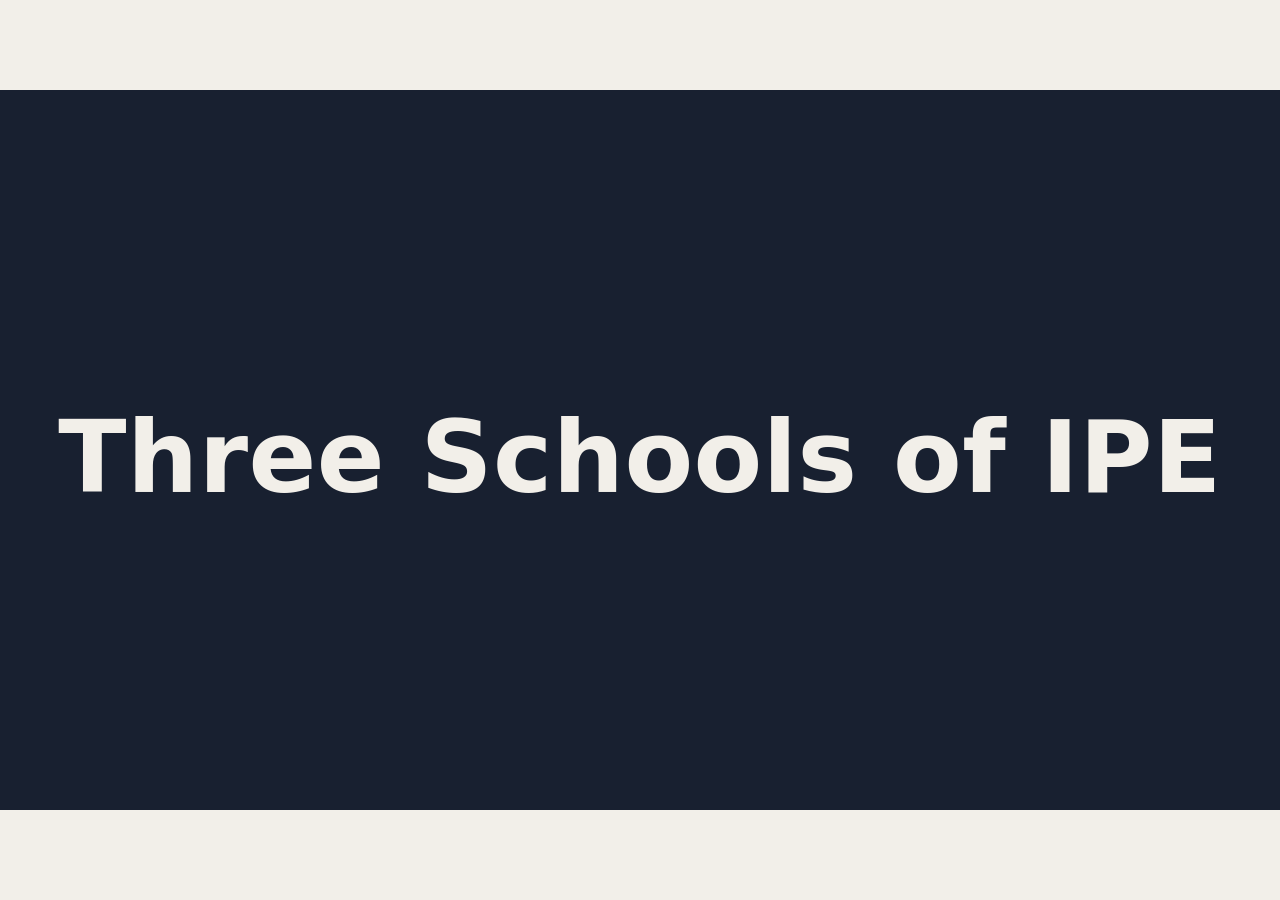
<file: lectures/three-schools/index.html>
<!DOCTYPE html>
<html lang="en">
<head>
<meta charset="utf-8">
<meta name="viewport" content="width=device-width, initial-scale=1">
<title>Three Schools of IPE</title>
<style>
  :root{
    --paper:#f2efe9; --paper2:#e6e2d9; --ink:#1f2933; --muted:#77808c;
    --olive:#2f7d5b; --rust:#c1502f; --amber:#b07d2b; --violet:#4a6fa5; --navy:#182030;
    --serif:"Iowan Old Style","Palatino Linotype","Book Antiqua",Georgia,serif;
    --sans:"Avenir Next","Segoe UI",system-ui,-apple-system,sans-serif;
  }
  *{box-sizing:border-box;margin:0;padding:0}
  html,body{height:100%}
  body{background:var(--paper);color:var(--ink);font-family:var(--sans);overflow:hidden}
  #stage{position:fixed;inset:0}
  #canvas{width:1920px;height:1080px;transform-origin:0 0;position:relative;background:var(--paper);color:var(--ink)}
  .s{position:absolute;inset:0;opacity:0;pointer-events:none;transition:opacity .45s ease;display:flex;flex-direction:column}
  .s.on{opacity:1;pointer-events:auto}
  .eyebrow{font-family:var(--sans);font-size:26px;letter-spacing:.32em;text-transform:uppercase;font-weight:600;color:var(--muted)}
  .headline{font-family:var(--serif);font-weight:600;line-height:1.04}
  .rail{display:grid;gap:24px}
  .rail .f{display:flex;gap:24px;align-items:baseline}
  .rail .dot{flex:none;width:14px;height:14px;border-radius:50%;margin-top:14px}
  .rail .t{font-size:42px;line-height:1.32}
  .rail .t b{font-weight:600}
  .conseq{margin-left:50px;margin-top:2px;display:grid;gap:14px}
  .ed .rail .conseq .f{border-bottom:none;padding-bottom:0;gap:18px}
  .conseq .c{flex:none;width:10px;height:10px;border-radius:50%;margin-top:14px;background:var(--muted)}
  .conseq .t{font-size:32px}
  .meter{position:absolute;left:170px;right:170px;bottom:40px;height:64px}
  .meter .ml,.meter .mr{position:absolute;top:0;font-size:22px;letter-spacing:.2em;text-transform:uppercase;font-weight:700;color:var(--muted)}
  .meter .ml{left:0}.meter .mr{right:0}
  .meter .track{position:absolute;top:42px;left:10px;right:10px;height:5px;border-radius:999px;
    background:linear-gradient(to right,var(--rust) 0%,#c0a173 45%,var(--olive) 100%);opacity:.55}
  .meter i{position:absolute;top:33px;left:var(--pos,50%);width:22px;height:22px;border-radius:50%;
    background:var(--ink);transform:translateX(-50%);box-shadow:0 3px 10px rgba(0,0,0,.3)}
  .cover{align-items:center;justify-content:center;text-align:center;background:var(--navy);color:var(--paper)}
  .cover .eyebrow{color:#b8ab8c}
  .cover h1{font-size:150px;letter-spacing:.005em;line-height:.96;margin:30px 0 8px}
  .school{align-items:center;justify-content:center;text-align:center;padding:0 170px}
  .school h2{font-family:var(--serif);font-weight:600;font-size:118px;line-height:1.02}
  .school .acc{width:120px;height:8px;border-radius:999px;margin:38px auto 0}
  .ed{padding:150px 170px 170px}
  .ed .headline{font-size:92px;margin-top:16px}
  .ed .rail{margin-top:64px}
  .ed .rail .f{padding-bottom:20px;border-bottom:1px solid rgba(38,48,62,.15)}
  .ed .rail .f:last-child{border-bottom:none}
  /* lens / axis */
  .lens{align-items:center;justify-content:center;text-align:center;padding:0 170px}
  .lens .axis{position:relative;width:100%;max-width:1450px;height:98px;margin:84px auto 0}
  .lens .axis .atrack{position:absolute;left:0;right:0;top:56px;height:8px;border-radius:999px;background:linear-gradient(to right,var(--rust),var(--olive));opacity:.5}
  .lens .ends{position:absolute;left:0;right:0;top:0;height:52px;font-family:var(--sans);font-weight:700;font-size:30px;letter-spacing:.22em;text-transform:uppercase}
  .lens .ends .cl{position:absolute;left:0;color:var(--rust)}.lens .ends .op{position:absolute;right:0;color:var(--olive)}
  /* interlude */
  .inter{align-items:center;justify-content:center;text-align:center}
  .navy{background:var(--navy);color:var(--paper)}
  .warimg{background-size:cover;background-position:center}
  .imgfit{align-items:center;justify-content:center;padding:64px}
  .imgfit img{max-width:100%;max-height:100%;object-fit:contain;border-radius:14px;box-shadow:0 22px 60px rgba(24,32,48,.18)}
  .inter h2{font-family:var(--serif);font-size:160px;font-weight:600;line-height:1.04}
  /* quote */
  .quote{align-items:center;justify-content:center;text-align:center;padding:0 220px}
  .quote .mark{font-family:var(--serif);font-size:190px;line-height:0;color:var(--amber)}
  .quote p{font-family:var(--serif);font-style:italic;font-size:64px;line-height:1.35}
  .quote .att{font-family:var(--sans);font-size:26px;letter-spacing:.18em;text-transform:uppercase;color:var(--muted);margin-top:48px}
  /* cards */
  .cards{justify-content:center}
  .cards .chead{text-align:center;padding:64px 170px 24px}
  .cards .chead .headline{font-size:56px;margin-top:10px}
  .cards .inner{flex:1;display:grid;grid-template-columns:1fr 1fr;gap:56px;padding:30px 170px 110px;align-content:center}
  .card{background:#fff8ec;border:1px solid rgba(38,48,62,.12);border-radius:26px;padding:56px 54px;
    display:flex;flex-direction:column;justify-content:center;box-shadow:0 18px 50px rgba(38,48,62,.07)}
  .card h3{font-family:var(--serif);font-size:54px;font-weight:600;margin:12px 0 22px}
  .card p{font-size:34px;line-height:1.5}
  .cards .eyebrow{margin:0 0 12px}
  /* era accent rails */
  .olive .eyebrow,.olive .rail .dot{color:var(--olive)} .olive .rail .dot{background:var(--olive)}
  .rust .eyebrow,.rust .rail .dot{color:var(--rust)} .rust .rail .dot{background:var(--rust)}
  .amber .eyebrow,.amber .rail .dot{color:var(--amber)} .amber .rail .dot{background:var(--amber)}
  .violet .eyebrow,.violet .rail .dot{color:var(--violet)} .violet .rail .dot{background:var(--violet)}
  #progress{position:fixed;left:0;right:0;bottom:0;height:4px;background:rgba(38,48,62,.08);z-index:5}
  #barfill{height:100%;width:0;background:var(--navy)}
  @media (prefers-reduced-motion:reduce){.s{transition:none}}
</style>
</head>
<body>
<div id="progress"><div id="barfill"></div></div>
<div id="stage"><div id="canvas">
  <section class="s cover">
    <h1>Three Schools of IPE</h1>
  </section>

  <section class="s ed olive">
    <p class="eyebrow">IPE Theory</p>
    <h2 class="headline">Two Big Questions</h2>
    <div class="rail">
      <div class="f"><span class="dot"></span><span class="t">How are decisions about how to use resources made?</span></div>
      <div class="f"><span class="dot"></span><span class="t">What are the consequences of these decisions?</span></div>
    </div>
  </section>

  <section class="s school">
    <p class="eyebrow">approach one</p>
    <h2 style="color:var(olive)">Economic Nationalism</h2>
    <div class="acc" style="background:var(olive)"></div>
  </section>

  <section class="s ed olive">
    <p class="eyebrow">The Classic: &nbsp;&middot;&nbsp; Economic Nationalism</p>
    <h2 class="headline">Mercantilism</h2>
    <div class="rail">
      <div class="f"><span class="dot"></span><span class="t">Markets are fixed</span></div>
      <div class="f"><span class="dot"></span><span class="t">Power and Wealth are directly connected</span></div>
      <div class="f"><span class="dot"></span><span class="t">Trade is predatory</span></div>
      <div class="f"><span class="dot"></span><span class="t">Get the gold!</span></div>
    </div>
  </section>

  <section class="s ed olive">
    <p class="eyebrow">The Evolution: &nbsp;&middot;&nbsp; Economic Nationalism</p>
    <h2 class="headline">Economic Nationalism</h2>
    <div class="rail">
      <div class="f"><span class="dot"></span><span class="t">States compete for economic power</span></div>
      <div class="f"><span class="dot"></span><span class="t">Exports better than Imports</span></div>
      <div class="f"><span class="dot"></span><span class="t">Zero sum game</span></div>
    </div>
  </section>

   <section class="s ed olive">
    <p class="eyebrow">The First Question: &nbsp;&middot;&nbsp; Economic Nationalism</p>
    <h2 class="headline">How are decisions about how to use resources made?</h2>
    <div class="rail">
      <div class="f"><span class="dot"></span><span class="t">States guide resource allocations.</span></div>
      <div class="f"><span class="dot"></span><span class="t">States seek their own power and wealth.</span></div>
      <div class="f"><span class="dot"></span><span class="t">States try to gain the upper hand over each other in trade.</span></div>
    </div>
  </section>

  <section class="s school">
    <p class="eyebrow">approach two</p>
    <h2 style="color:var(violet)">Economic Liberalism</h2>
    <div class="acc" style="background:var(violet)"></div>
  </section>

  <section class="s ed violet">
    <p class="eyebrow">The Classic &nbsp;&middot;&nbsp; Economic Liberalism</p>
    <h2 class="headline">Economic Liberalism</h2>
    <div class="rail">
      <div class="f"><span class="dot"></span><span class="t">Economics is complex</span></div>
      <div class="f"><span class="dot"></span><span class="t">Markets are most efficient</span></div>
      <div class="f"><span class="dot"></span><span class="t">Competition is good</span></div>
      <div class="f"><span class="dot"></span><span class="t">Power and Wealth can <i>and should</i> be completely separate </span></div>
      <div class="f"><span class="dot"></span><span class="t">Positive sum game</span></div>
    </div>
  </section>

  <section class="s ed violet">
    <p class="eyebrow">The Evolution &nbsp;&middot;&nbsp; Economic Liberalism</p>
    <h2 class="headline">Neoliberalism</h2>
    <div class="rail">
      <div class="f"><span class="dot"></span><span class="t">Fiscal Discipline</span></div>
      <div class="f"><span class="dot"></span><span class="t">Insulated Monetary Policy</span></div>
      <div class="f"><span class="dot"></span><span class="t">Private sector better than government</span></div>
      <div class="f"><span class="dot"></span><span class="t">Protect property rights</span></div>
       <div class="f"><span class="dot"></span><span class="t"><i>The Washington Consensus</i></span></div>   
    </div>
  </section>

     <section class="s ed violet">
    <p class="eyebrow">The First Question: &nbsp;&middot;&nbsp; Economic Liberalism</p>
    <h2 class="headline">How are decisions about how to use resources made?</h2>
    <div class="rail">
      <div class="f"><span class="dot"></span><span class="t">Market-based transactions guide all good decisions.</span></div>
      <div class="f"><span class="dot"></span><span class="t">State action that limits the free market is almost always bad.</span></div>
      <div class="f"><span class="dot"></span><span class="t">Self-interested firms tend to make the best decisions.</span></div>
    </div>
  </section>

  <section class="s school">
    <p class="eyebrow">approach three</p>
    <h2 style="color:var(rust)">Marxism</h2>
    <div class="acc" style="background:var(rust)"></div>
  </section>

  <section class="s ed rust">
    <p class="eyebrow">The Classic &nbsp;&middot;&nbsp; Marxism</p>
    <h2 class="headline">Classical Marxism</h2>
    <div class="rail">
      <div class="f"><span class="dot"></span><span class="t">There exists a state called &ldquo;capitalism&rdquo;</span></div>
      <div class="f"><span class="dot"></span><span class="t">Private ownership of capital</span></div>
      <div class="f"><span class="dot"></span><span class="t">Wage labor</span></div>
      <div class="f"><span class="dot"></span><span class="t" style="font-weight:600">Capitalism is doomed to collapse because:</span></div>
      <div class="conseq">
        <div class="f"><span class="c"></span><span class="t">Competition concentrates capital</span></div>
        <div class="f"><span class="c"></span><span class="t">Profits decrease over time</span></div>
        <div class="f"><span class="c"></span><span class="t">Productivity and wages decrease with time</span></div>
      </div>
    </div>
  </section>

  <section class="s ed rust">
    <p class="eyebrow">The Evolution &nbsp;&middot;&nbsp; Dependency theory</p>
    <h2 class="headline">Dependency Theory</h2>
    <div class="rail">
      <div class="f"><span class="dot"></span><span class="t">Capitalism exists among nations as well.</span></div>
      <div class="f"><span class="dot"></span><span class="t" style="font-weight:600">Powerful countries drain resources from poor countries:</span></div>
      <div class="conseq">
        <div class="f"><span class="c"></span><span class="t">Colonization</span></div>
        <div class="f"><span class="c"></span><span class="t">Investment and Trade</span></div>
      </div>
    </div>
  </section>


     <section class="s ed rust">
    <p class="eyebrow">The First Question: &nbsp;&middot;&nbsp; Marxism</p>
    <h2 class="headline">How are decisions about how to use resources made?</h2>
    <div class="rail">
      <div class="f"><span class="dot"></span><span class="t">Firms, controlled by the capitalist class, set policy.</span></div>
      <div class="f"><span class="dot"></span><span class="t">Class conflict drives all major decisions.</span></div>
      <div class="f"><span class="dot"></span><span class="t">Exploitation of the working class drives economic and political reality.</span></div>
    </div>
  </section>

  <section class="s ed amber">
    <p class="eyebrow">applying the second question:</p>
    <h2 class="headline" style="font-size:72px">What are the consequences of the choices we make?</h2>
    <div class="rail" style="gap:20px">
      <div class="f"><span class="dot"></span><span class="t" style="font-size:30px"><b style="color:var(--olive)">Economic Nationalism:</b> Will our choices bring more wealth home or send it overseas?</span></div>
      <div class="f"><span class="dot"></span><span class="t" style="font-size:30px"><b style="color:var(--violet)">Economic Liberalism:</b> Will our choices enable governments to have credible agreements that can lead to more, freer trade?</span></div>
      <div class="f"><span class="dot"></span><span class="t" style="font-size:30px"><b style="color:var(--rust)">Marxism:</b> How much can the system take before <i>The Revolution</i>?</span></div>
    </div>
  </section>

    <section class="s ed amber">
    <p class="eyebrow">applying the implicit second question:</p>
    <h2 class="headline" style="font-size:72px">What kinds of changes should we look for?</h2>
    <div class="rail" style="gap:20px">
      <div class="f"><span class="dot"></span><span class="t" style="font-size:30px"><b style="color:var(--olive)">Economic Nationalism:</b> Is there some alternative for allocation of resources that would enhance the nation&rsquo;s power in the international system?</span></div>
      <div class="f"><span class="dot"></span><span class="t" style="font-size:30px"><b style="color:var(--violet)">Economic Liberalism:</b> Is there some alternative allocation of resources that would enable the society to improve its standard of living?</span></div>
      <div class="f"><span class="dot"></span><span class="t" style="font-size:30px"><b style="color:var(--rust)">Marxism:</b> Is there an alternative political and economic system that will promote a more equitable distribution of income? </span></div>
    </div>
  </section>

</div></div>

<!-- Review-only navigation. The teaching original is unchanged. -->
<script src="../../deck-player.js"></script>
</body>
</html>
</file>
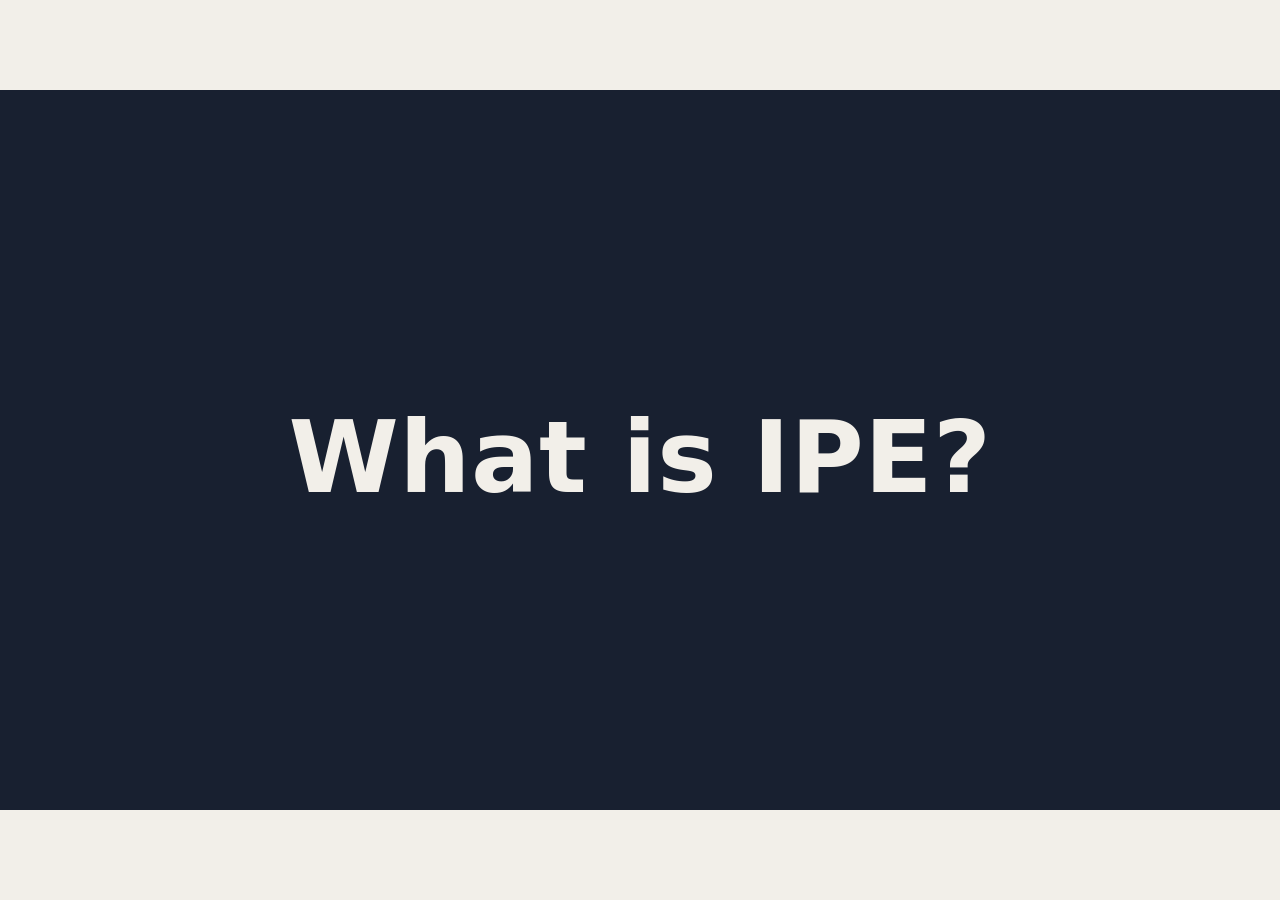
<file: lectures/what-is-ipe/index.html>
<!DOCTYPE html>
<html lang="en">
<head>
<meta charset="utf-8">
<meta name="viewport" content="width=device-width, initial-scale=1">
<title>What is IPE?</title>
<style>
  :root{
    --paper:#f2efe9; --paper2:#e6e2d9; --ink:#1f2933; --muted:#77808c;
    --olive:#2f7d5b; --rust:#c1502f; --amber:#b07d2b; --violet:#4a6fa5; --navy:#182030;
    --serif:"Iowan Old Style","Palatino Linotype","Book Antiqua",Georgia,serif;
    --sans:"Avenir Next","Segoe UI",system-ui,-apple-system,sans-serif;
  }
  *{box-sizing:border-box;margin:0;padding:0}
  html,body{height:100%}
  body{background:var(--paper);color:var(--ink);font-family:var(--sans);overflow:hidden}
  #stage{position:fixed;inset:0}
  #canvas{width:1920px;height:1080px;transform-origin:0 0;position:relative;background:var(--paper);color:var(--ink)}
  .s{position:absolute;inset:0;opacity:0;pointer-events:none;transition:opacity .45s ease;display:flex;flex-direction:column}
  .s.on{opacity:1;pointer-events:auto}
  .eyebrow{font-family:var(--sans);font-size:26px;letter-spacing:.32em;text-transform:uppercase;font-weight:600;color:var(--muted)}
  .headline{font-family:var(--serif);font-weight:600;line-height:1.04}
  .rail{display:grid;gap:24px}
  .rail .f{display:flex;gap:24px;align-items:baseline}
  .rail .dot{flex:none;width:14px;height:14px;border-radius:50%;margin-top:14px}
  .rail .t{font-size:42px;line-height:1.32}
  .rail .t b{font-weight:600}
  .conseq{margin-left:50px;margin-top:2px;display:grid;gap:14px}
  .ed .rail .conseq .f{border-bottom:none;padding-bottom:0;gap:18px}
  .conseq .c{flex:none;width:10px;height:10px;border-radius:50%;margin-top:14px;background:var(--muted)}
  .conseq .t{font-size:32px}
  .meter{position:absolute;left:170px;right:170px;bottom:40px;height:64px}
  .meter .ml,.meter .mr{position:absolute;top:0;font-size:22px;letter-spacing:.2em;text-transform:uppercase;font-weight:700;color:var(--muted)}
  .meter .ml{left:0}.meter .mr{right:0}
  .meter .track{position:absolute;top:42px;left:10px;right:10px;height:5px;border-radius:999px;
    background:linear-gradient(to right,var(--rust) 0%,#c0a173 45%,var(--olive) 100%);opacity:.55}
  .meter i{position:absolute;top:33px;left:var(--pos,50%);width:22px;height:22px;border-radius:50%;
    background:var(--ink);transform:translateX(-50%);box-shadow:0 3px 10px rgba(0,0,0,.3)}
  .cover{align-items:center;justify-content:center;text-align:center;background:var(--navy);color:var(--paper)}
  .cover .eyebrow{color:#b8ab8c}
  .cover h1{font-size:150px;letter-spacing:.005em;line-height:.96;margin:30px 0 8px}
  .ed{padding:150px 170px 170px}
  .ed .headline{font-size:92px;margin-top:16px}
  .ed .rail{margin-top:64px}
  .ed .rail .f{padding-bottom:20px;border-bottom:1px solid rgba(38,48,62,.15)}
  .ed .rail .f:last-child{border-bottom:none}
  /* lens / axis */
  .lens{align-items:center;justify-content:center;text-align:center;padding:0 170px}
  .lens .axis{position:relative;width:100%;max-width:1450px;height:98px;margin:84px auto 0}
  .lens .axis .atrack{position:absolute;left:0;right:0;top:56px;height:8px;border-radius:999px;background:linear-gradient(to right,var(--rust),var(--olive));opacity:.5}
  .lens .ends{position:absolute;left:0;right:0;top:0;height:52px;font-family:var(--sans);font-weight:700;font-size:30px;letter-spacing:.22em;text-transform:uppercase}
  .lens .ends .cl{position:absolute;left:0;color:var(--rust)}.lens .ends .op{position:absolute;right:0;color:var(--olive)}
  /* interlude */
  .inter{align-items:center;justify-content:center;text-align:center}
  .navy{background:var(--navy);color:var(--paper)}
  .warimg{background-size:cover;background-position:center}
  .imgslide{background-size:cover;background-position:center}
  .imgfit{align-items:center;justify-content:center;padding:64px}
  .imgfit img{max-width:100%;max-height:100%;object-fit:contain;border-radius:14px;box-shadow:0 22px 60px rgba(24,32,48,.18)}
  .inter h2{font-family:var(--serif);font-size:160px;font-weight:600;line-height:1.04}
  /* quote */
  .quote{align-items:center;justify-content:center;text-align:center;padding:0 220px}
  .quote .mark{font-family:var(--serif);font-size:190px;line-height:0;color:var(--amber)}
  .quote p{font-family:var(--serif);font-style:italic;font-size:64px;line-height:1.35}
  .quote .att{font-family:var(--sans);font-size:26px;letter-spacing:.18em;text-transform:uppercase;color:var(--muted);margin-top:48px}
  /* cards */
  .cards{justify-content:center}
  .cards .chead{text-align:center;padding:64px 170px 24px}
  .cards .chead .headline{font-size:56px;margin-top:10px}
  .cards .inner{flex:1;display:grid;grid-template-columns:1fr 1fr;gap:56px;padding:30px 170px 110px;align-content:center}
  .card{background:#fff8ec;border:1px solid rgba(38,48,62,.12);border-radius:26px;padding:56px 54px;
    display:flex;flex-direction:column;justify-content:center;box-shadow:0 18px 50px rgba(38,48,62,.07)}
  .card h3{font-family:var(--serif);font-size:54px;font-weight:600;margin:12px 0 22px}
  .card p{font-size:34px;line-height:1.5}
  .cards .eyebrow{margin:0 0 12px}
  /* era accent rails */
  .olive .eyebrow,.olive .rail .dot{color:var(--olive)} .olive .rail .dot{background:var(--olive)}
  .rust .eyebrow,.rust .rail .dot{color:var(--rust)} .rust .rail .dot{background:var(--rust)}
  .amber .eyebrow,.amber .rail .dot{color:var(--amber)} .amber .rail .dot{background:var(--amber)}
  .violet .eyebrow,.violet .rail .dot{color:var(--violet)} .violet .rail .dot{background:var(--violet)}
  #progress{position:fixed;left:0;right:0;bottom:0;height:4px;background:rgba(38,48,62,.08);z-index:5}
  #barfill{height:100%;width:0;background:var(--navy)}
  @media (prefers-reduced-motion:reduce){.s{transition:none}}
</style>
</head>
<body>
<div id="progress"><div id="barfill"></div></div>
<div id="stage"><div id="canvas">
  <section class="s cover">
    <h1>What is IPE?</h1>
  </section>

  <section class="s ed olive">
    <p class="eyebrow">the discipline</p>
    <h2 class="headline">An overlap of two fields</h2>
    <div class="rail">
      <div class="f"><span class="dot"></span><span class="t">International Political Economy is an overlap between two fields:</span></div>
      <div class="f"><span class="dot"></span><span class="t">International Relations</span></div>
      <div class="f"><span class="dot"></span><span class="t">Economics</span></div>
      <div class="f"><span class="dot"></span><span class="t">This particular course will be more rooted in IR.</span></div>
    </div>
  </section>

  <section class="s ed amber">
    <p class="eyebrow">economics</p>
    <h2 class="headline">The classical assumptions</h2>
    <div class="rail">
      <div class="f"><span class="dot"></span><span class="t">Markets</span></div>
      <div class="f"><span class="dot"></span><span class="t">Supply and Demand</span></div>
      <div class="f"><span class="dot"></span><span class="t">Trade is efficiency enhancing</span></div>
      <div class="f"><span class="dot"></span><span class="t">Competition leads to growth</span></div>
      <div class="f"><span class="dot"></span><span class="t">Classical Economics assumes rational actors as well</span></div>
    </div>
  </section>

  <section class="s imgfit"><img src="image_1.jpeg" alt=""></section>
  <section class="s imgfit"><img src="image_2.jpeg" alt=""></section>

  <section class="s ed rust">
    <p class="eyebrow">overlaps</p>
    <h2 class="headline">Where politics and economics collide</h2>
    <div class="rail">
      <div class="f"><span class="dot"></span><span class="t">Politics &rarr; Economics</span></div>
      <div class="f"><span class="dot"></span><span class="t">Economics &rarr; Politics</span></div>
      <div class="f"><span class="dot"></span><span class="t" style="font-weight:600">These can have consequences:</span></div>
      <div class="conseq">
        <div class="f"><span class="c"></span><span class="t">Distributional consequences</span></div>
        <div class="f"><span class="c"></span><span class="t">Welfare consequences</span></div>
        <div class="f"><span class="c"></span><span class="t">Shifts in power</span></div>
        <div class="f"><span class="c"></span><span class="t">Changes in institutions</span></div>
      </div>
    </div>
  </section>

  <section class="s ed violet">
    <p class="eyebrow">big ideas</p>
    <h2 class="headline">Think in these terms</h2>
    <div class="rail">
      <div class="f"><span class="dot"></span><span class="t">Actors</span></div>
      <div class="f"><span class="dot"></span><span class="t">Interests</span></div>
      <div class="f"><span class="dot"></span><span class="t">Institutions</span></div>
    </div>
  </section>

    <section class="s ed olive">
    <p class="eyebrow">The Exams</p>
    <h2 class="headline">Two Exams</h2>
    <div class="rail">
      <div class="f"><span class="dot"></span><span class="t">Hybrid Format: Multiple Choice and Essay</span></div>
      <div class="f"><span class="dot"></span><span class="t">Covers Readings and Lectures</span></div>
      <div class="f"><span class="dot"></span><span class="t">Worth 20 points each</span></div>
    </div>
  </section>

      <section class="s ed olive">
    <p class="eyebrow">The Project</p>
    <h2 class="headline">One Big Paper</h2>
    <div class="rail">
      <div class="f"><span class="dot"></span><span class="t">The paper is not graded</span></div>
      <div class="f"><span class="dot"></span><span class="t">The presentation is graded</span></div>
      <div class="f"><span class="dot"></span><span class="t">Know your stuff</span></div>
      <div class="f"><span class="dot"></span><span class="t">Disclose ALL LLM and AI use before doing it</span></div>
      <div class="f"><span class="dot"></span><span class="t">The Final: Each other's papers</span></div>
    </div>
  </section>

      <section class="s ed olive">
    <p class="eyebrow">The Worksheets</p>
    <h2 class="headline">Reading Help</h2>
    <div class="rail">
      <div class="f"><span class="dot"></span><span class="t">5 worksheets</span></div>
      <div class="f"><span class="dot"></span><span class="t">Complete as you read</span></div>
      <div class="f"><span class="dot"></span><span class="t">They will get more abstract as we go on</span></div>
      <div class="f"><span class="dot"></span><span class="t">Worth 4 points each</span></div>
    </div>
  </section>  

        <section class="s ed olive">
    <p class="eyebrow">Our Virtue</p>
    <h2 class="headline">FORTITUDE</h2>
    <div class="rail">
      <div class="f"><span class="dot"></span><span class="t">Step 1: Three Barriers</span></div>
      <div class="f"><span class="dot"></span><span class="t">Step 2: TBA</span></div>
      <div class="f"><span class="dot"></span><span class="t">Step 3: TBA</span></div>
    </div>
  </section>  

</div></div>

<!-- Review-only navigation. The teaching original is unchanged. -->
<script src="../../deck-player.js"></script>
</body>
</html>
</file>
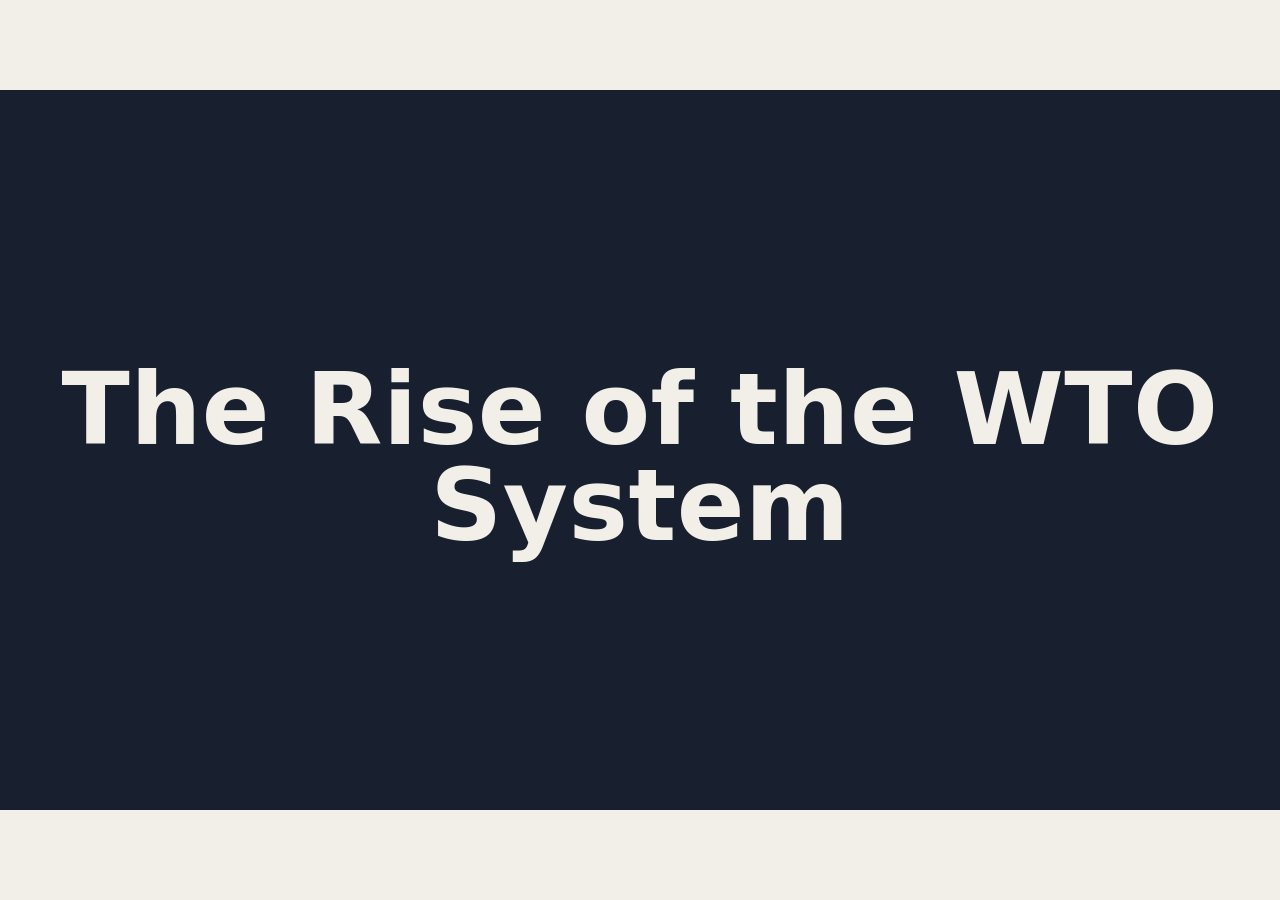
<file: lectures/wto-system/index.html>
<!DOCTYPE html>
<html lang="en">
<head>
<meta charset="utf-8">
<meta name="viewport" content="width=device-width, initial-scale=1">
<title>The Rise of the WTO System</title>
<style>
  :root{
    --paper:#f2efe9; --paper2:#e6e2d9; --ink:#1f2933; --muted:#77808c;
    --olive:#2f7d5b; --rust:#c1502f; --amber:#b07d2b; --violet:#4a6fa5; --navy:#182030;
    --serif:"Iowan Old Style","Palatino Linotype","Book Antiqua",Georgia,serif;
    --sans:"Avenir Next","Segoe UI",system-ui,-apple-system,sans-serif;
  }
  *{box-sizing:border-box;margin:0;padding:0}
  html,body{height:100%}
  body{background:var(--paper);color:var(--ink);font-family:var(--sans);overflow:hidden}
  #stage{position:fixed;inset:0}
  #canvas{width:1920px;height:1080px;transform-origin:0 0;position:relative;background:var(--paper);color:var(--ink)}
  .s{position:absolute;inset:0;opacity:0;pointer-events:none;transition:opacity .45s ease;display:flex;flex-direction:column}
  .s.on{opacity:1;pointer-events:auto}
  .eyebrow{font-family:var(--sans);font-size:26px;letter-spacing:.32em;text-transform:uppercase;font-weight:600;color:var(--muted)}
  .headline{font-family:var(--serif);font-weight:600;line-height:1.04}
  .rail{display:grid;gap:24px}
  .rail .f{display:flex;gap:24px;align-items:baseline}
  .rail .dot{flex:none;width:14px;height:14px;border-radius:50%;margin-top:14px}
  .rail .t{font-size:42px;line-height:1.32}
  .rail .t b{font-weight:600}
  .no{position:absolute;right:150px;top:84px;font-family:var(--serif);font-size:120px;line-height:1;color:var(--paper2)}
  .state{position:absolute;right:170px;top:110px;font-family:var(--sans);font-size:24px;
    letter-spacing:.26em;text-transform:uppercase;font-weight:700;padding:12px 26px;border-radius:999px}
  .state.open{color:#245f46;background:rgba(47,125,91,.2)}
  .state.closed{color:#9a3d20;background:rgba(193,80,47,.16)}
  .meter{position:absolute;left:170px;right:170px;bottom:40px;height:64px}
  .meter .ml,.meter .mr{position:absolute;top:0;font-size:22px;letter-spacing:.2em;text-transform:uppercase;font-weight:700;color:var(--muted)}
  .meter .ml{left:0}.meter .mr{right:0}
  .meter .track{position:absolute;top:42px;left:10px;right:10px;height:5px;border-radius:999px;
    background:linear-gradient(to right,var(--rust) 0%,#c0a173 45%,var(--olive) 100%);opacity:.55}
  .meter i{position:absolute;top:33px;left:var(--pos,50%);width:22px;height:22px;border-radius:50%;
    background:var(--ink);transform:translateX(-50%);box-shadow:0 3px 10px rgba(0,0,0,.3)}
  .cover{align-items:center;justify-content:center;text-align:center;background:var(--navy);color:var(--paper)}
  .cover .eyebrow{color:#b8ab8c}
  .cover h1{font-size:150px;letter-spacing:.005em;line-height:.96;margin:30px 0 8px}
  .ed{padding:150px 170px 170px}
  .ed .headline{font-size:92px;margin-top:16px}
  .ed .rail{margin-top:64px}
  .ed .rail .f{padding-bottom:20px;border-bottom:1px solid rgba(38,48,62,.15)}
  .ed .rail .f:last-child{border-bottom:none}
  /* lens */
  .lens{align-items:center;justify-content:center;text-align:center;padding:0 170px}
  .lens .axis{position:relative;width:100%;max-width:1450px;height:98px;margin:84px auto 0}
  .lens .axis .atrack{position:absolute;left:0;right:0;top:56px;height:8px;border-radius:999px;background:linear-gradient(to right,var(--rust),var(--olive));opacity:.5}
  .lens .ends{position:absolute;left:0;right:0;top:0;height:52px;font-family:var(--sans);font-weight:700;font-size:30px;letter-spacing:.22em;text-transform:uppercase}
  .lens .ends .cl{position:absolute;left:0;color:var(--rust)}.lens .ends .op{position:absolute;right:0;color:var(--olive)}
  .lens .poles{display:flex;gap:56px;justify-content:center;margin-top:64px}
  .lens .pole{flex:1;max-width:560px;padding:44px 48px;border-radius:24px;font-family:var(--serif);font-size:60px;font-weight:600}
  .lens .pole.cl{background:rgba(193,80,47,.1);color:var(--rust)}
  .lens .pole.op{background:rgba(47,125,91,.12);color:#245f46}
  .inter{align-items:center;justify-content:center;text-align:center}
  .navy{background:var(--navy);color:var(--paper)}
  .warimg{background-size:cover;background-position:center}
  .warimg.lightimg .eyebrow,.warimg.lightimg h2{text-shadow:0 2px 14px rgba(24,32,48,.85),0 0 4px rgba(24,32,48,.55)}
  .inter h2{font-family:var(--serif);font-size:160px;font-weight:600;line-height:1.04}
  .quote{align-items:center;justify-content:center;text-align:center;padding:0 220px}
  .quote .mark{font-family:var(--serif);font-size:190px;line-height:0;color:var(--amber)}
  .quote p{font-family:var(--serif);font-style:italic;font-size:64px;line-height:1.35}
  .quote .att{font-family:var(--sans);font-size:26px;letter-spacing:.18em;text-transform:uppercase;color:var(--muted);margin-top:48px}
  .cards{justify-content:center}
  .cards .chead{text-align:center;padding:64px 170px 24px}
  .cards .chead .headline{font-size:56px;margin-top:10px}
  .cards .inner{flex:1;display:grid;grid-template-columns:1fr 1fr;gap:56px;padding:30px 170px 110px;align-content:center}
  .card{background:#fff8ec;border:1px solid rgba(38,48,62,.12);border-radius:26px;padding:56px 54px;
    display:flex;flex-direction:column;justify-content:center;box-shadow:0 18px 50px rgba(38,48,62,.07)}
  .card h3{font-family:var(--serif);font-size:54px;font-weight:600;margin:12px 0 22px}
  .card p{font-size:34px;line-height:1.5}
  .cards .eyebrow{margin:0 0 12px}
  .olive .eyebrow,.olive .rail .dot{color:var(--olive)} .olive .rail .dot{background:var(--olive)}
  .rust .eyebrow,.rust .rail .dot{color:var(--rust)} .rust .rail .dot{background:var(--rust)}
  .amber .eyebrow,.amber .rail .dot{color:var(--amber)} .amber .rail .dot{background:var(--amber)}
  .violet .eyebrow,.violet .rail .dot{color:var(--violet)} .violet .rail .dot{background:var(--violet)}
  #progress{position:fixed;left:0;right:0;bottom:0;height:4px;background:rgba(38,48,62,.08);z-index:5}
  #barfill{height:100%;width:0;background:var(--navy)}
  @media (prefers-reduced-motion:reduce){.s{transition:none}}
</style>
</head>
<body>
<div id="progress"><div id="barfill"></div></div>
<div id="stage"><div id="canvas">

  <section class="s cover">
    <h1>The Rise of the WTO System</h1>
  </section>

  <section class="s lens">
    <p class="eyebrow">spectrum</p>
    <h2 class="headline" style="font-size:96px">Open trade versus closed trade</h2>
    <div class="axis">
      <div class="atrack"></div>
      <div class="ends"><span class="cl">closed</span><span class="op">open</span></div>
    </div>
  </section>

    <section class="s inter warimg lightimg" style="background:linear-gradient(rgba(24,32,48,.34),rgba(24,32,48,.34)),url('images/tech.jpg') center/cover no-repeat;">
    <p class="eyebrow" style="color:#d8cbb0">Trade is made possible by</p>
      <h2 style="color:var(--paper)">TECHNOLOGY</h2>
  </section>

      <section class="s inter warimg lightimg" style="background:linear-gradient(rgba(24,32,48,.34),rgba(24,32,48,.34)),url('images/politics.jpg') center/cover no-repeat;">
    <p class="eyebrow" style="color:#d8cbb0">Trade is made possible by</p>
      <h2 style="color:var(--paper)">POLITICS</h2>
  </section>

        <section class="s inter warimg lightimg" style="background:linear-gradient(rgba(24,32,48,.34),rgba(24,32,48,.34)),url('images/gold.jpg') center/cover no-repeat;">
    <p class="eyebrow" style="color:#d8cbb0">Trade is made possible by</p>
      <h2 style="color:var(--paper)">GOLD</h2>
  </section>

          <section class="s inter warimg lightimg" style="background:linear-gradient(rgba(24,32,48,.34),rgba(24,32,48,.34)),url('images/brit.jpg') center/cover no-repeat;">
    <p class="eyebrow" style="color:#d8cbb0">Trade is made possible by</p>
      <h2 style="color:var(--paper)">THE BRITISH EMPIRE</h2>
  </section>

              <section class="s inter warimg lightimg" style="background:linear-gradient(rgba(24,32,48,.34),rgba(24,32,48,.34)),url('images/ricardo.jpg') center/cover no-repeat;">
    <p class="eyebrow" style="color:#d8cbb0">Trade is explained by</p>
      <h2 style="color:var(--paper)">DAVID RICARDO</h2>
  </section>

  <section class="s ed olive">
            <p class="eyebrow">the first open era &nbsp;·&nbsp; the nineteenth century</p>
    <h2 class="headline">Trade opens, worldwide</h2>
    <div class="rail">
      <div class="f"><span class="dot"></span><span class="t">Technology makes trade possible.</span></div>
      <div class="f"><span class="dot"></span><span class="t">Bilateral treaties; an international monetary system.</span></div>
      <div class="f"><span class="dot"></span><span class="t">Britain embraces free trade.</span></div>
      <div class="f"><span class="dot"></span><span class="t">1860: the Cobden&ndash;Chevalier Treaty.</span></div>
    </div>
    <div class="meter" style="--pos:80%"><i></i><span class="ml">closed</span><span class="mr">open</span><span class="track"></span></div>
  </section>

  <section class="s ed olive">
            <p class="eyebrow">Globalism 1.0 &nbsp;·&nbsp; Trade Among Empires</p>
    <div class="rail">
      <div class="f"><span class="dot"></span><span class="t">Currencies tethered to gold.</span></div>
      <div class="f"><span class="dot"></span><span class="t">Trade grows.</span></div>
      <div class="f"><span class="dot"></span><span class="t">Opening empires of trade making money off of each other.</span></div>
      <div class="f"><span class="dot"></span><span class="t">Who's colony? Who cares?.</span></div>
      <div class="f"><span class="dot"></span><span class="t">War seems impossible.</span></div>
          </div>
    <p class="sub" style="margin-top:30px;font-size:26px;line-height:1.45;max-width:1500px">&ldquo;But the truth that economic force always in the long run outweighs physical or military force is illustrated by the simple fact of the universal use of money&mdash;the fact that the use of money is not a thing which we choose or can shake off, but a thing imposed by the operation of forces stronger than our volition, stronger than the tyranny of the cruellest tyrant who ever reigned by blood and iron.&rdquo;<br><span style="font-family:var(--sans);font-size:19px;letter-spacing:.22em;text-transform:uppercase;color:var(--muted);margin-top:6px;display:inline-block">&mdash; Norman Angell, The Great Illusion (1909)</span></p>
    <div class="meter" style="--pos:86%"><i></i><span class="ml">closed</span><span class="mr">open</span><span class="track"></span></div>
  </section>

  <section class="s inter warimg" style="background:linear-gradient(rgba(24,32,48,.62),rgba(24,32,48,.62)),url('images/wwi.jpg') center/cover no-repeat;">
    <p class="eyebrow" style="color:#d8cbb0">1914&ndash;1918</p>
        <h2 style="color:var(--paper)">WWI</h2>
  </section>

  <section class="s ed rust">
            <p class="eyebrow">the great war &nbsp;·&nbsp; 1914&ndash;18</p>
    <h2 class="headline">War snaps the system shut</h2>
    <div class="rail">
      <div class="f"><span class="dot"></span><span class="t">Governments abandon the gold standard.</span></div>
      <div class="f"><span class="dot"></span><span class="t">They abandon free trade.</span></div>
      <div class="f"><span class="dot"></span><span class="t">Germany blockaded &mdash; the trade system collapses.</span></div>
    </div>
    <div class="meter" style="--pos:6%"><i></i><span class="ml">closed</span><span class="mr">open</span><span class="track"></span></div>
  </section>

  <section class="s ed rust">
            <p class="eyebrow">after the war</p>
    <h2 class="headline">No one reopens it</h2>
    <div class="rail">
      <div class="f"><span class="dot"></span><span class="t">The US returns to protection.</span></div>
      <div class="f"><span class="dot"></span><span class="t">Europe owes debts (winners) or reparations (losers).</span></div>
      <div class="f"><span class="dot"></span><span class="t">The stock market collapses.</span></div>
    </div>
    <div class="meter" style="--pos:30%"><i></i><span class="ml">closed</span><span class="mr">open</span><span class="track"></span></div>
  </section>


          <section class="s inter warimg lightimg" style="background:linear-gradient(rgba(24,32,48,.34),rgba(24,32,48,.34)),url('images/depression.jpg') center/cover no-repeat;">
    <p class="eyebrow" style="color:#d8cbb0">Trade is disrupted by</p>
      <h2 style="color:var(--paper)">THE GREAT DEPRESSION</h2>
  </section>

           <section class="s inter warimg lightimg" style="background:linear-gradient(rgba(24,32,48,.34),rgba(24,32,48,.34)),url('images/tariff.jpg') center/cover no-repeat;">
    <p class="eyebrow" style="color:#d8cbb0">Trade is disrupted by</p>
      <h2 style="color:var(--paper)">GLOBAL TARIFF RACE</h2>
  </section>

             <section class="s inter warimg lightimg" style="background:linear-gradient(rgba(24,32,48,.34),rgba(24,32,48,.34)),url('images/merc.jpg') center/cover no-repeat;">
    <p class="eyebrow" style="color:#d8cbb0">Trade is disrupted by</p>
      <h2 style="color:var(--paper)">MERCANTILSM 2</h2>
  </section>

               <section class="s inter warimg lightimg" style="background:linear-gradient(rgba(24,32,48,.34),rgba(24,32,48,.34)),url('images/colonial.jpg') center/cover no-repeat;">
    <p class="eyebrow" style="color:#d8cbb0">Trade is disrupted by</p>
      <h2 style="color:var(--paper)">COLONIAL WARS</h2>
  </section>


  <section class="s ed rust">
            <p class="eyebrow">the depression &nbsp;·&nbsp; 1930s</p>
    <h2 class="headline">A world of closed doors</h2>
    <div class="rail">
      <div class="f"><span class="dot"></span><span class="t">A worldwide tariff race.</span></div>
      <div class="f"><span class="dot"></span><span class="t">Worldwide mercantilism.</span></div>
      <div class="f"><span class="dot"></span><span class="t">Mercantilism becomes colonial war.</span></div>
      <div class="f"><span class="dot"></span><span class="t">Depression becomes anger.</span></div>
    </div>
    <div class="meter" style="--pos:12%"><i></i><span class="ml">closed</span><span class="mr">open</span><span class="track"></span></div>
  </section>

  <section class="s inter warimg" style="background:linear-gradient(rgba(24,32,48,.62),rgba(24,32,48,.62)),url('images/wwii.jpg') center/cover no-repeat;">
    <p class="eyebrow" style="color:#d8cbb0">1939&ndash;1945</p>
    <h2 style="color:var(--paper)">WWII</h2>
  </section>

  <section class="s ed rust">
            <p class="eyebrow">WWII &nbsp;·&nbsp; A War of Closed Blocs</p>
    <div class="rail">
      <div class="f"><span class="dot"></span><span class="t">Japan tries to create a trade bloc.</span></div>
      <div class="f"><span class="dot"></span><span class="t">Germany tries to steal land for growth.</span></div>
      <div class="f"><span class="dot"></span><span class="t">Italy tries to build a mediterranean empire.</span></div>
      <div class="f"><span class="dot"></span><span class="t">The Soviets try to end capitalism.</span></div>
    </div>
    <div class="meter" style="--pos:12%"><i></i><span class="ml">closed</span><span class="mr">open</span><span class="track"></span></div>
  </section>

            <section class="s inter warimg lightimg" style="background:linear-gradient(rgba(24,32,48,.34),rgba(24,32,48,.34)),url('images/trade.jpg') center/cover no-repeat;">
    <p class="eyebrow" style="color:#d8cbb0">the US decides that the lesson of the Second World War is</p>
      <h2 style="color:var(--paper)">Tariffs = Wars</h2>
  </section>

  <section class="s ed amber">
            <p class="eyebrow">Globalization 2.0 &nbsp;·&nbsp; Bretton Woods, 1944</p>
    <h2 class="headline">Reopen &mdash; with rules</h2>
    <div class="rail">
      <div class="f"><span class="dot"></span><span class="t">The liberal system, back up &mdash; but with changes.</span></div>
      <div class="f"><span class="dot"></span><span class="t">Governments play an active role.</span></div>
      <div class="f"><span class="dot"></span><span class="t">Social safety nets for the losers of trade.</span></div>
    </div>
    <div class="meter" style="--pos:76%"><i></i><span class="ml">closed</span><span class="mr">open</span><span class="track"></span></div>
  </section>

  <section class="s quote amber">
    <div class="mark">&ldquo;</div>
    <p>&ldquo;do away with the economic evils &mdash; the competitive devaluation and destructive impediments to trade &mdash; which preceded the present war.&rdquo;</p>
    <p class="att">Henry Morgenthau &middot; US Treasury Secretary</p>
  </section>

  <section class="s cards amber">
    <div class="chead">
      <p class="eyebrow" style="color:var(--amber)">bretton woods institutions</p>
    </div>
    <div class="inner">
      <div class="card"><p class="eyebrow" style="color:var(--amber)">the IMF</p><h3>Lender of last resort</h3><p>When states can&rsquo;t afford trade deficits, they borrow from the IMF... with conditions.</p></div>
      <div class="card"><p class="eyebrow" style="color:var(--amber)">the World Bank</p><h3>Funds development</h3><p>Lends to developing states money for projects.</p></div>
    </div>
  </section>

  <section class="s ed violet">
            <p class="eyebrow">the rules &nbsp;·&nbsp; 1994</p>
    <h2 class="headline">From GATT to the WTO</h2>
    <div class="rail">
      <div class="f"><span class="dot"></span><span class="t">1947: the GATT begins cutting tariffs.</span></div>
      <div class="f"><span class="dot"></span><span class="t">1994: it becomes the WTO.</span></div>
    </div>
    <div class="meter" style="--pos:90%"><i></i><span class="ml">closed</span><span class="mr">open</span><span class="track"></span></div>
  </section>

  <section class="s cards violet">
    <div class="chead">
      <p class="eyebrow" style="color:var(--violet)">the WTO &nbsp;&middot;&nbsp; 1994</p>
      <h2 class="headline">Two founding principles</h2>
    </div>
    <div class="inner">
      <div class="card"><p class="eyebrow" style="color:var(--violet)">principle I</p><h3>Market Liberalism</h3><p>Open trade is a positive-sum game; members commit to the free movement of goods without tariffs.</p></div>
      <div class="card"><p class="eyebrow" style="color:var(--violet)">principle II</p><h3>Nondiscrimination</h3><p>Every member trades on the same footing as every other.</p></div>
    </div>
  </section>

  <section class="s ed violet">
            <p class="eyebrow">It's not like we are being unreasonable...</p>
    <h2 class="headline">exceptions to the rule</h2>
    <div class="rail">
      <div class="f"><span class="dot"></span><span class="t">Free-trade areas &amp; customs unions &mdash; the EU, NAFTA.</span></div>
      <div class="f"><span class="dot"></span><span class="t">Generalized preferences for developing countries.</span></div>
      <div class="f"><span class="dot"></span><span class="t">National treatment.</span></div>
    </div>
    <div class="meter" style="--pos:88%"><i></i><span class="ml">closed</span><span class="mr">open</span><span class="track"></span></div>
  </section>

</div></div>

<!-- Review-only navigation. The teaching original is unchanged. -->
<script src="../../deck-player.js"></script>
</body>
</html>
</file>
<file: library.css>
/* THEME: change these values to restyle every course, not each lecture.
   Decks retain their own styling inside the presentation frame. */
:root {
  --paper: #f2efe9;
  --ink: #1f2933;
  --navy: #182030;
  --brass: #d0b67b;
  --muted: #606873;
  --line: #d4d0c8;
  --sidebar-width: 292px;
  --serif: "Iowan Old Style", "Palatino Linotype", Georgia, serif;
  --sans: "Avenir Next", "Segoe UI", sans-serif;
}
* { box-sizing: border-box; }
body { margin: 0; color: var(--ink); background: var(--paper); font-family: var(--sans); display: grid; grid-template-columns: var(--sidebar-width) minmax(0, 1fr); min-height: 100dvh; }
button { font: inherit; cursor: pointer; }
button:disabled { cursor: default; }
button:focus-visible, a:focus-visible { outline: 3px solid #a87523; outline-offset: 4px; }
.sidebar button:focus-visible { outline-color: var(--brass); outline-offset: -3px; }
.skip-link { position: fixed; top: -80px; left: 16px; padding: 12px; background: white; z-index: 10; }
.skip-link:focus { top: 12px; }
.eyebrow { margin: 0 0 14px; font-size: 11px; letter-spacing: .18em; font-weight: 650; text-transform: uppercase; }
.sidebar { height: 100dvh; position: sticky; top: 0; display: flex; flex-direction: column; background: var(--navy); color: var(--paper); }
.course-heading { padding: 35px 28px 25px; }
.course-heading .eyebrow { color: var(--brass); }
h1 { font-family: var(--serif); font-size: 29px; font-weight: 500; line-height: 1.14; margin: 0; }
.course-subtitle { color: #b9c0cb; font-size: 13px; margin: 16px 0 0; }
#lecture-navigation { overflow-y: auto; flex: 1; padding: 0 14px 16px; scrollbar-width: thin; scrollbar-color: #596170 transparent; }
.index-heading { display: flex; justify-content: space-between; margin: 0 14px 10px; padding-top: 17px; border-top: 1px solid #384151; font-size: 10px; letter-spacing: .16em; color: #b9c0cb; }
ol { list-style: none; padding: 0; margin: 0; }
.lecture-item { display: grid; grid-template-columns: 25px 1fr; align-items: baseline; gap: 10px; text-align: left; width: 100%; background: transparent; border: 0; border-left: 2px solid transparent; border-radius: 2px; padding: 10px 12px; color: var(--paper); min-height: 44px; }
.lecture-item:not(:disabled):hover { background: #252f41; }
.lecture-item[aria-current="true"] { background: #303949; border-left-color: var(--brass); }
.lecture-index { font-size: 11px; color: #b9c0cb; font-variant-numeric: tabular-nums; }
.lecture-label { display: block; font-size: 13px; line-height: 1.35; }
.coming-soon { font-size: 10px; display: block; color: #b9c0cb; margin-top: 3px; }
.lecture-item:disabled { color: #b9c0cb; }
.sidebar-footer { margin: 0 28px; padding: 17px 0 20px; border-top: 1px solid #384151; color: var(--brass); font-size: 9px; letter-spacing: .16em; }
.sidebar-footer span { display: block; margin-top: 6px; color: #b9c0cb; letter-spacing: .02em; font-size: 11px; }
.menu-toggle { display: none; }
main { min-width: 0; min-height: 100dvh; padding: 35px 38px 20px; display: flex; flex-direction: column; }
.lecture-heading { display: flex; align-items: center; justify-content: space-between; gap: 18px; padding-bottom: 22px; border-bottom: 1px solid var(--line); }
.lecture-heading .eyebrow { color: var(--muted); margin-bottom: 9px; }
h2 { font: 500 clamp(23px, 2.4vw, 35px)/1.15 var(--serif); margin: 0; }
.quiet-button { flex-shrink: 0; padding: 10px 0 10px 12px; min-height: 44px; border: 0; color: var(--ink); background: transparent; font-size: 12px; }
.quiet-button span { font-size: 20px; margin-left: 9px; vertical-align: middle; }
#presentation { min-height: 0; flex: 1; display: flex; flex-direction: column; }
.stage-area { flex: 1; min-height: 0; display: grid; place-items: center; padding: 24px 0; }
#slide-shell { width: 100%; aspect-ratio: 16 / 9; position: relative; background: #e7e3dc; outline: 1px solid #d4d0c8; box-shadow: 0 8px 25px #1820300c; }
iframe { position: absolute; inset: 0; width: 100%; height: 100%; border: 0; }
[hidden] { display: none !important; }
#viewer-message { position: absolute; inset: 0; margin: 0; display: grid; place-content: center; text-align: center; padding: 30px; color: var(--muted); }
.controls { display: grid; grid-template-columns: 1fr minmax(100px, 190px) 1fr; align-items: center; gap: 22px; padding: 0 0 20px; }
.nav-button { background: transparent; border: 1px solid #b6b5b2; padding: 10px 17px; border-radius: 3px; color: var(--navy); font-size: 13px; min-height: 44px; justify-self: start; }
.nav-button:not(:disabled):hover { background: #e4e0d8; border-color: var(--navy); }
.nav-button:disabled { color: #737780; border-color: #d1cfc9; }
.nav-button span { padding: 0 5px; }
#next { justify-self: end; }
.position { text-align: center; }
#slide-count { font-size: 12px; margin: 0 0 10px; color: var(--muted); font-variant-numeric: tabular-nums; }
.progress-track { height: 2px; background: var(--line); }
#progress-fill { height: 100%; width: 0; background: #91712f; }
.reader-footer { border-top: 1px solid var(--line); padding-top: 17px; display: flex; justify-content: space-between; gap: 12px; color: var(--muted); font-size: 10px; }
.exit-fullscreen { display: none; }
#presentation:fullscreen, .focus-mode #presentation { background: var(--paper); padding: 45px 35px 20px; }
#presentation:fullscreen .exit-fullscreen, .focus-mode .exit-fullscreen { display: block; position: absolute; top: 4px; right: 35px; }
body.focus-mode { overflow: hidden; }
.focus-mode #presentation { position: fixed; inset: 0; z-index: 20; }
/* Reserve space for the exit button, stage padding and navigation bar. */
.focus-mode #slide-shell, #presentation:fullscreen #slide-shell { max-width: calc((100dvh - 190px) * 16 / 9); }
@media (min-width: 801px) {
  #slide-shell { max-width: calc((100dvh - 250px) * 16 / 9); }
}
@media (max-width: 1100px) and (min-width: 801px) {
  :root { --sidebar-width: 250px; }
  main { padding: 28px 24px 18px; }
  .course-heading { padding: 28px 24px 24px; }
  h1 { font-size: 26px; }
  .reader-footer { flex-direction: column; gap: 5px; }
}
@media (max-width: 800px) {
  body { display: block; }
  .sidebar { height: auto; position: relative; }
  .course-heading { padding: 20px 22px 14px; }
  .course-heading .eyebrow { margin-bottom: 8px; }
  h1 { font-size: 25px; }
  .course-subtitle { margin-top: 8px; }
  .menu-toggle { display: flex; justify-content: space-between; width: 100%; min-height: 44px; padding: 12px 22px; color: var(--paper); background: #252f41; border: 0; text-align: left; }
  #lecture-navigation { display: none; max-height: 48dvh; padding-top: 15px; }
  .sidebar.menu-open #lecture-navigation { display: block; }
  .sidebar-footer { display: none; }
  main { padding: 24px 18px 18px; min-height: auto; }
  .lecture-heading { gap: 10px; padding-bottom: 18px; }
  .lecture-heading h2 { font-size: 25px; }
  .stage-area { padding: 22px 0; }
  .controls { gap: 12px; grid-template-columns: 1fr 95px 1fr; }
  .nav-button { padding: 8px 10px; font-size: 12px; }
  .nav-button span { padding: 0; }
  .reader-footer { flex-direction: column; line-height: 1.5; gap: 4px; }
  .quiet-button { font-size: 11px; }
}
@media (prefers-reduced-motion: reduce) { *, *::before, *::after { scroll-behavior: auto !important; transition: none !important; } }
</file>
